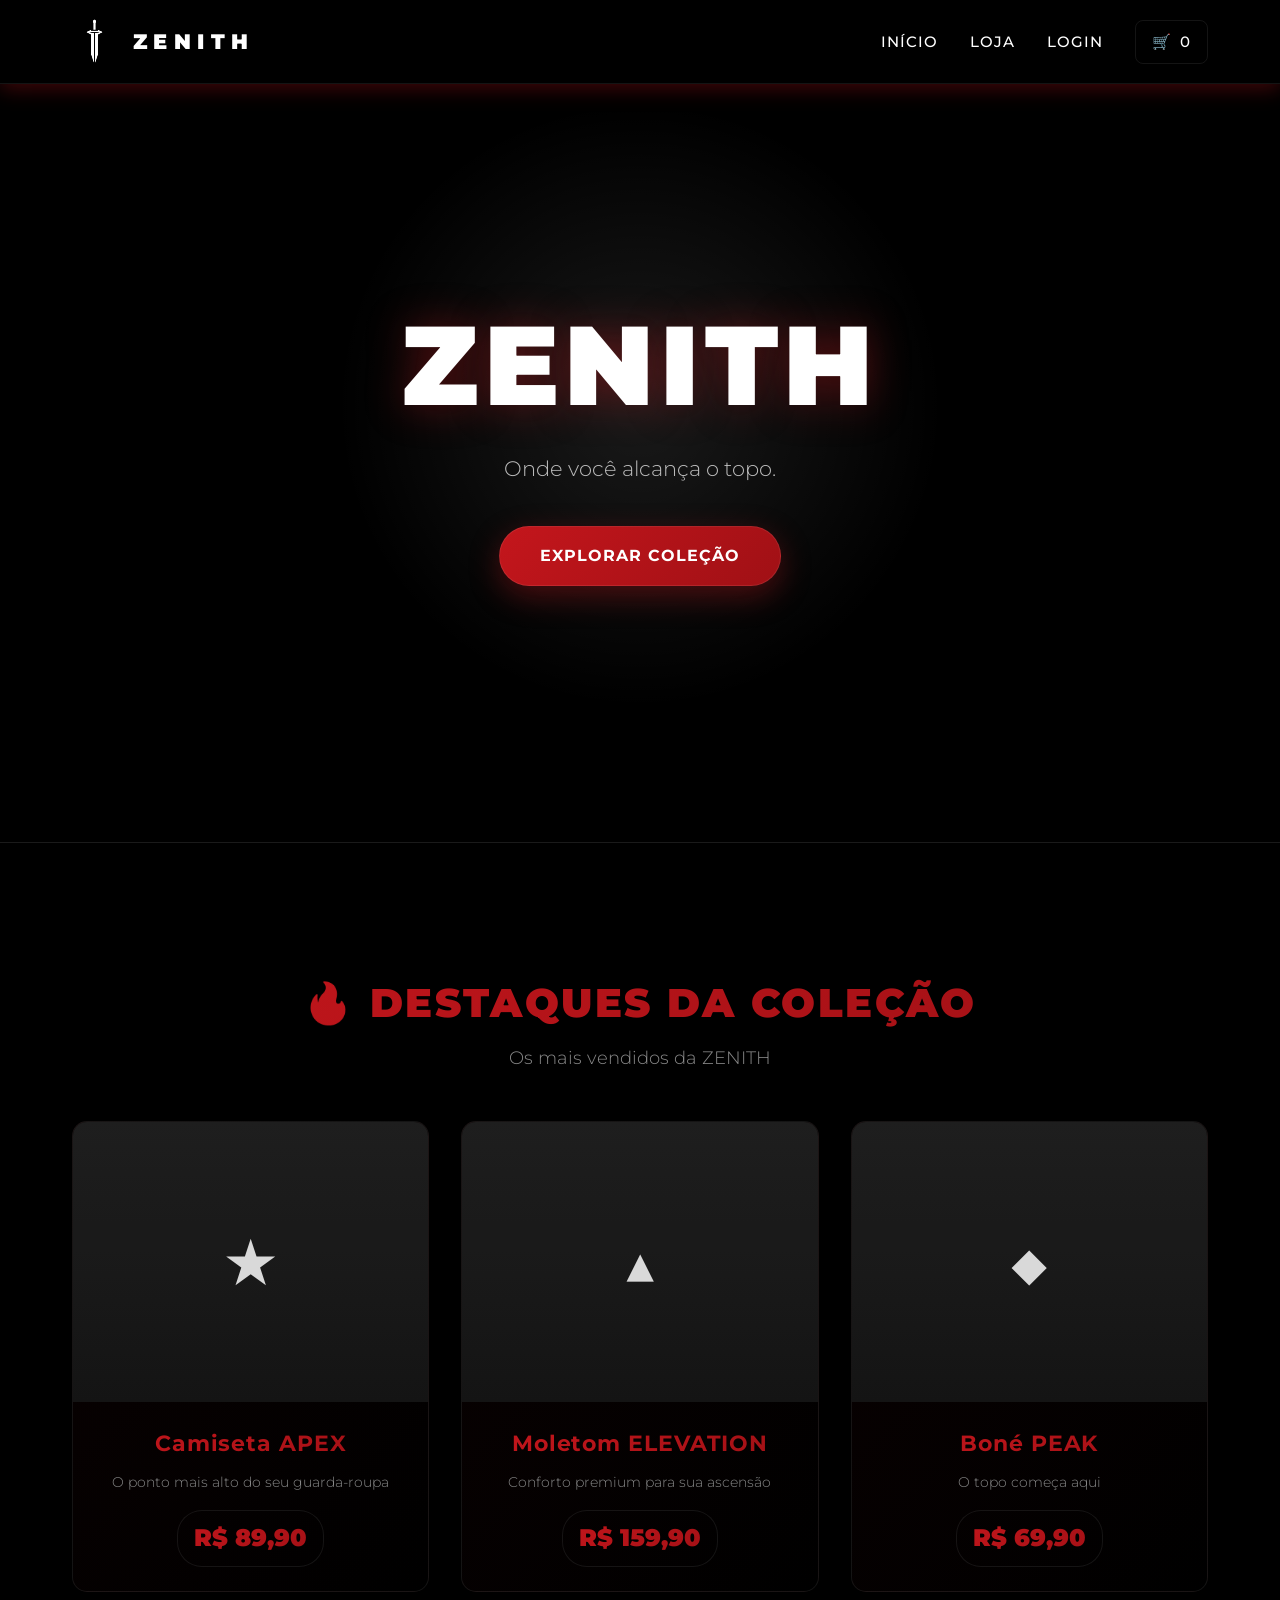
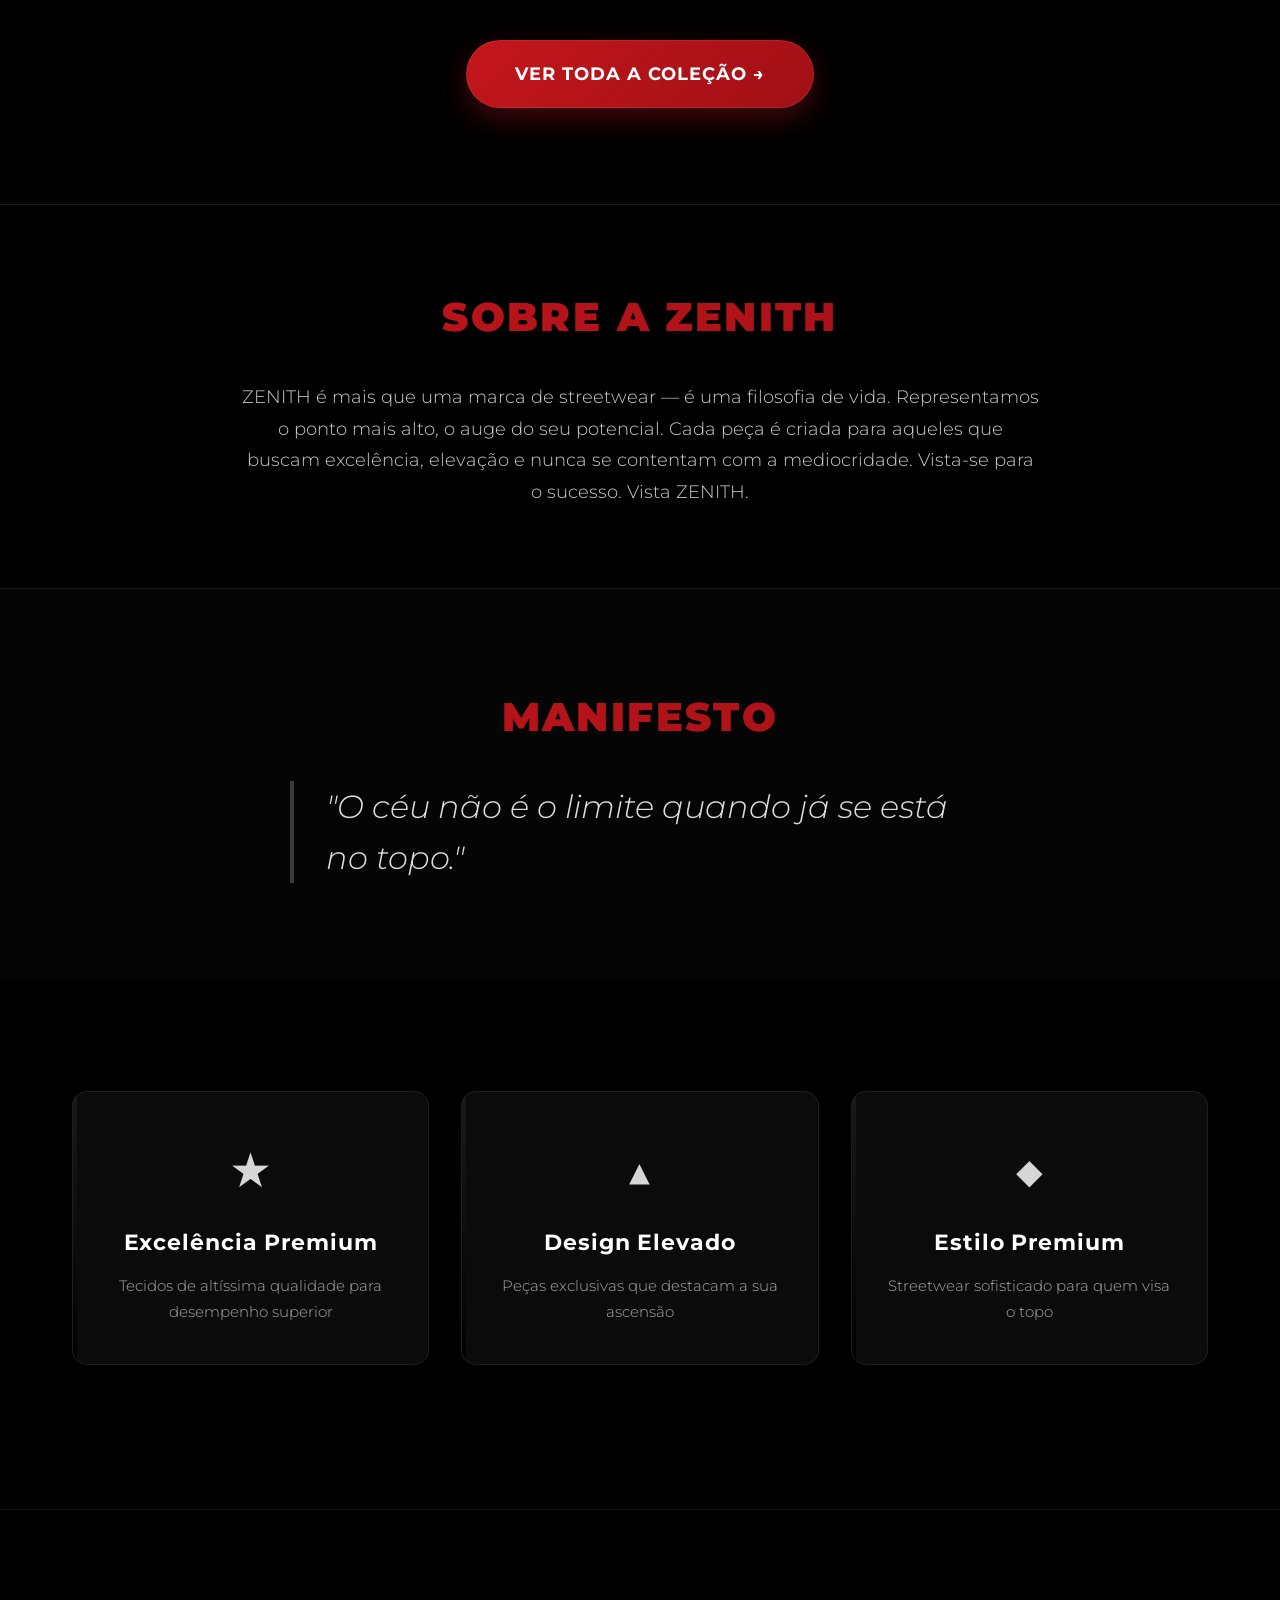
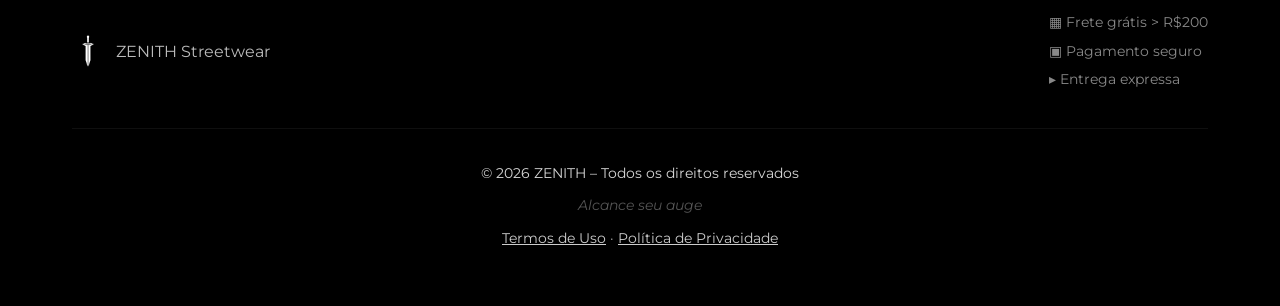
<file: index.html>
<!DOCTYPE html>
<html lang="pt-BR">

<head>
	<meta charset="UTF-8">
	<title>ZENITH | Alcance Seu Ponto Mais Alto</title>
	<meta name="viewport" content="width=device-width, initial-scale=1.0">
	<meta name="description" content="ZENITH – Streetwear premium para quem busca o auge.">

	<link href="https://fonts.googleapis.com/css2?family=Montserrat:wght@300;400;600;700;900&display=swap"
		rel="stylesheet">
	<link rel="stylesheet" href="css/style.css">
	<link rel="icon" type="image/png" href="logo.png">
</head>

<body>
	<!-- Header -->
	<header class="header">
		<div class="header-content">
			<a href="index.html" class="logo-container">
				<img src="logo.png" alt="ZENITH" class="logo-img">
				<span class="brand">ZENITH</span>
			</a>
			<nav class="nav" id="mainNav">
				<!-- Will be populated by JS -->
			</nav>
		</div>
	</header>

	<!-- Hero Section -->
	<section class="hero">
		<div class="hero-overlay" style="background:transparent !important;"></div>
		<div class="hero-content">
			<h1>ZENITH</h1>
			<p>Onde você alcança o topo.</p>
			<a href="loja.html" class="btn hero-btn">Explorar Coleção</a>
		</div>
	</section>

	<section class="section featured-products">
		<div class="container">
			<h2>🔥 DESTAQUES DA COLEÇÃO</h2>
			<p class="section-subtitle">Os mais vendidos da ZENITH</p>

			<div class="featured-grid">

				<!-- PRODUTO 1: Camiseta APEX -->
				<div class="featured-product">
					<a href="loja.html">
						<div class="featured-image gradient-1">
							<span style="font-size: 4rem;">★</span>
						</div>
						<div class="featured-info">
							<h3>Camiseta APEX</h3>
							<p>O ponto mais alto do seu guarda-roupa</p>
							<div class="featured-price">R$ 89,90</div>
						</div>
					</a>
				</div>

				<!-- PRODUTO 2: Moletom ELEVATION -->
				<div class="featured-product">
					<a href="loja.html">
						<div class="featured-image gradient-3">
							<span style="font-size: 4rem;">▲</span>
						</div>
						<div class="featured-info">
							<h3>Moletom ELEVATION</h3>
							<p>Conforto premium para sua ascensão</p>
							<div class="featured-price">R$ 159,90</div>
						</div>
					</a>
				</div>

				<!-- PRODUTO 3: Boné PEAK -->
				<div class="featured-product">
					<a href="loja.html">
						<div class="featured-image gradient-4">
							<span style="font-size: 4rem;">◆</span>
						</div>
						<div class="featured-info">
							<h3>Boné PEAK</h3>
							<p>O topo começa aqui</p>
							<div class="featured-price">R$ 69,90</div>
						</div>
					</a>
				</div>

			</div>

			<div class="featured-cta">
				<a href="loja.html" class="btn">Ver Toda a Coleção →</a>
			</div>
		</div>
	</section>

	<!-- Sobre Section -->
	<section id="sobre" class="section sobre">
		<div class="container">
			<h2>Sobre a ZENITH</h2>
			<p class="about-text">
				ZENITH é mais que uma marca de streetwear — é uma filosofia de vida.
				Representamos o ponto mais alto, o auge do seu potencial. Cada peça é criada
				para aqueles que buscam excelência, elevação e nunca se contentam com a mediocridade.
				Vista-se para o sucesso. Vista ZENITH.
			</p>
		</div>
	</section>

	<!-- Manifesto -->
	<section id="manifesto" class="section manifesto">
		<div class="container">
			<h2>Manifesto</h2>
			<blockquote>"O céu não é o limite quando já se está no topo."</blockquote>
		</div>
	</section>

	<!-- Features -->
	<section class="section features">
		<div class="container">
			<div class="features-grid">
				<div class="feature-card">
					<div class="feature-icon">★</div>
					<h3>Excelência Premium</h3>
					<p>Tecidos de altíssima qualidade para desempenho superior</p>
				</div>
				<div class="feature-card">
					<div class="feature-icon">▲</div>
					<h3>Design Elevado</h3>
					<p>Peças exclusivas que destacam a sua ascensão</p>
				</div>
				<div class="feature-card">
					<div class="feature-icon">◆</div>
					<h3>Estilo Premium</h3>
					<p>Streetwear sofisticado para quem visa o topo</p>
				</div>
			</div>
		</div>
	</section>

	<!-- Footer -->
	<footer class="footer">
		<div class="container">
			<div class="footer-content">
				<div class="footer-brand">
					<img src="logo.png" alt="ZENITH" class="footer-logo">
					<p>ZENITH Streetwear</p>
				</div>
				<div class="footer-info">
					<p>▦ Frete grátis > R$200</p>
					<p>▣ Pagamento seguro</p>
					<p>▸ Entrega expressa</p>
				</div>
			</div>
			<div class="footer-bottom">
				<p>© 2026 ZENITH – Todos os direitos reservados</p>
				<p class="made-with">Alcance seu auge</p>
				<p class="footer-legal">
					<a href="termos.html">Termos de Uso</a> · <a href="privacidade.html">Política de Privacidade</a>
				</p>

			</div>
		</div>
	</footer>

	<script src="js/script.js"></script>
</body>

</html>
</file>
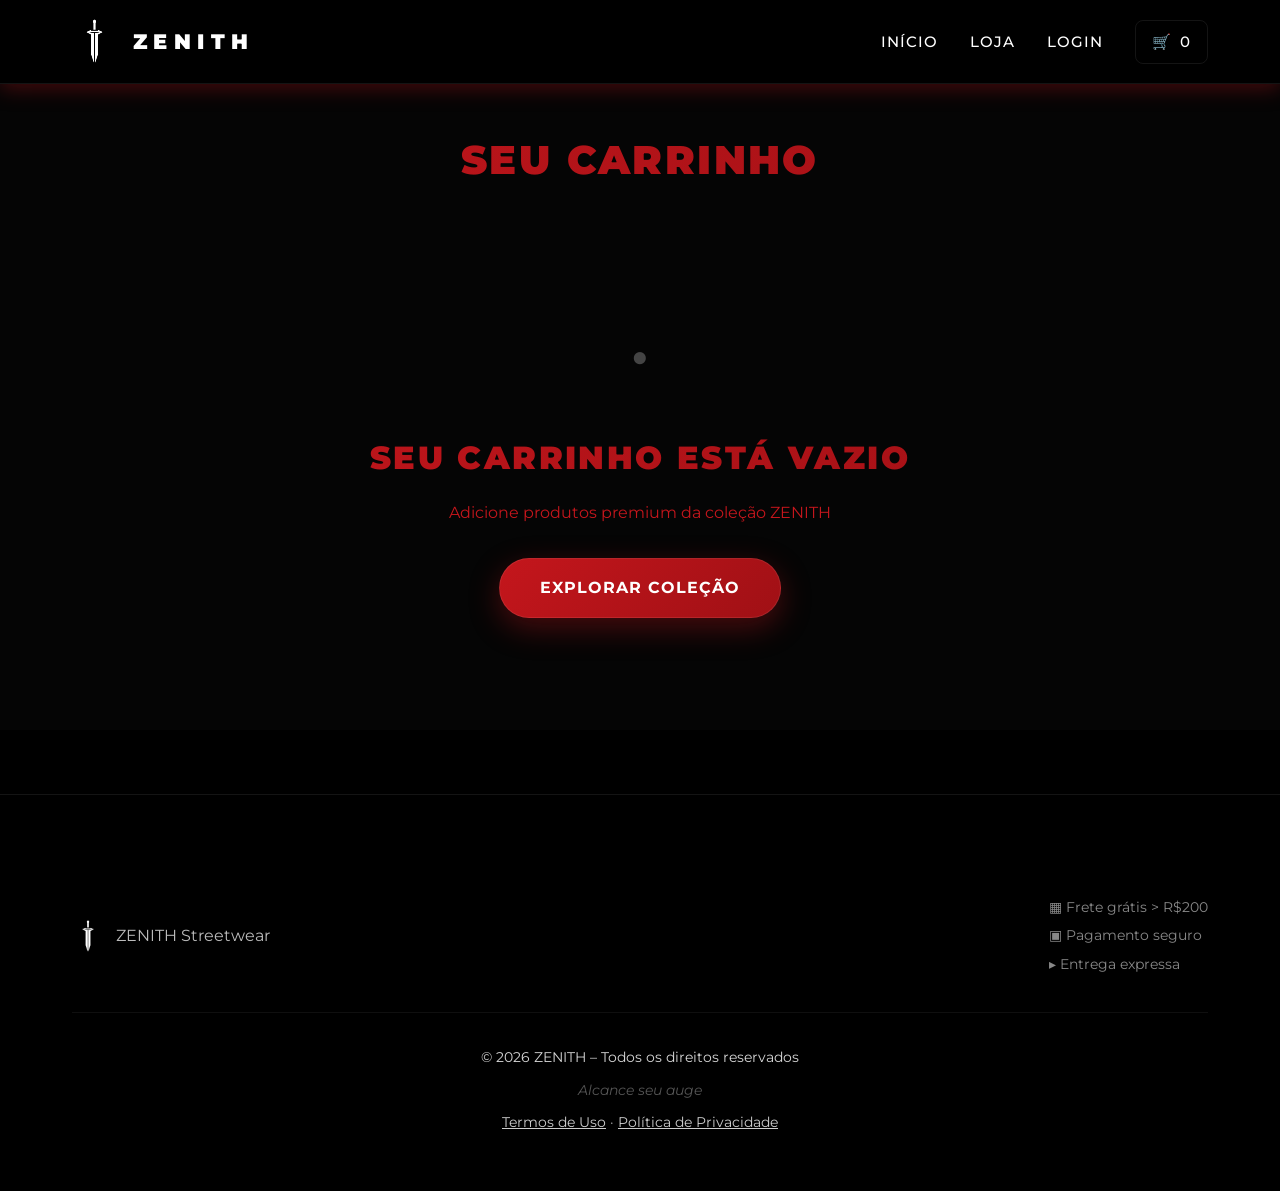
<file: cart.html>
<!DOCTYPE html>
<html lang="pt-BR">

<head>
    <meta charset="UTF-8">
    <title>Carrinho | ZENITH</title>
    <meta name="viewport" content="width=device-width, initial-scale=1.0">
    <link href="https://fonts.googleapis.com/css2?family=Montserrat:wght@300;400;600;700;900&display=swap"
        rel="stylesheet">
    <link rel="stylesheet" href="css/style.css">
    <link rel="icon" type="image/png" href="logo.png">
</head>

<body>
    <header class="header">
        <div class="header-content">
            <a href="index.html" class="logo-container">
                <img src="logo.png" alt="ZENITH" class="logo-img">
                <span class="brand">ZENITH</span>
            </a>
            <nav class="nav" id="mainNav"></nav>
        </div>
    </header>

    <section class="section cart">
        <div class="container">
            <h2>Seu Carrinho</h2>

            <div id="empty-cart" class="empty-cart">
                <div class="empty-cart-icon">•</div>
                <h2>Seu carrinho está vazio</h2>
                <p>Adicione produtos premium da coleção ZENITH</p>
                <a href="loja.html" class="btn">Explorar Coleção</a>
            </div>

            <div id="cart-content" class="cart-content" style="display: none;">
                <div class="cart-items" id="cart-items"></div>

                <div class="cart-summary">
                    <h3>Resumo do Pedido</h3>
                    <div class="shipping-row">
                        <input type="text" id="cart-cep" placeholder="Calcular frete (CEP)">
                        <button type="button" class="btn-secondary" id="btnCartCalcShipping">Calcular</button>
                    </div>
                    <small id="cart-cep-status" class="field-hint">Informe seu CEP para estimar frete e prazo.</small>
                    <div class="summary-row">
                        <span>Subtotal</span>
                        <span id="subtotal">R$ 0,00</span>
                    </div>
                    <div class="summary-row">
                        <span>Frete</span>
                        <span id="shipping">—</span>
                    </div>
                    <div class="summary-row total">
                        <span>Total</span>
                        <span id="total">R$ 0,00</span>
                    </div>
                    <div class="free-shipping-notice" id="shipping-notice">
                        ▦ <span id="shipping-message">Frete grátis em compras acima de R$ 200</span>
                    </div>
                    <a href="checkout.html" class="btn full-width">Finalizar Compra</a>
                </div>
            </div>
        </div>
    </section>

    <footer class="footer">
        <div class="container">
            <div class="footer-content">
                <div class="footer-brand">
                    <img src="logo.png" alt="ZENITH" class="footer-logo">
                    <p>ZENITH Streetwear</p>
                </div>
                <div class="footer-info">
                    <p>▦ Frete grátis > R$200</p>
                    <p>▣ Pagamento seguro</p>
                    <p>▸ Entrega expressa</p>
                </div>
            </div>
            <div class="footer-bottom">
                <p>© 2026 ZENITH – Todos os direitos reservados</p>
                <p class="made-with">Alcance seu auge</p>
                <p class="footer-legal">
                    <a href="termos.html">Termos de Uso</a> · <a href="privacidade.html">Política de Privacidade</a>
                </p>

            </div>
        </div>
    </footer>

    <script src="js/script.js"></script>
</body>

</html>
</file>
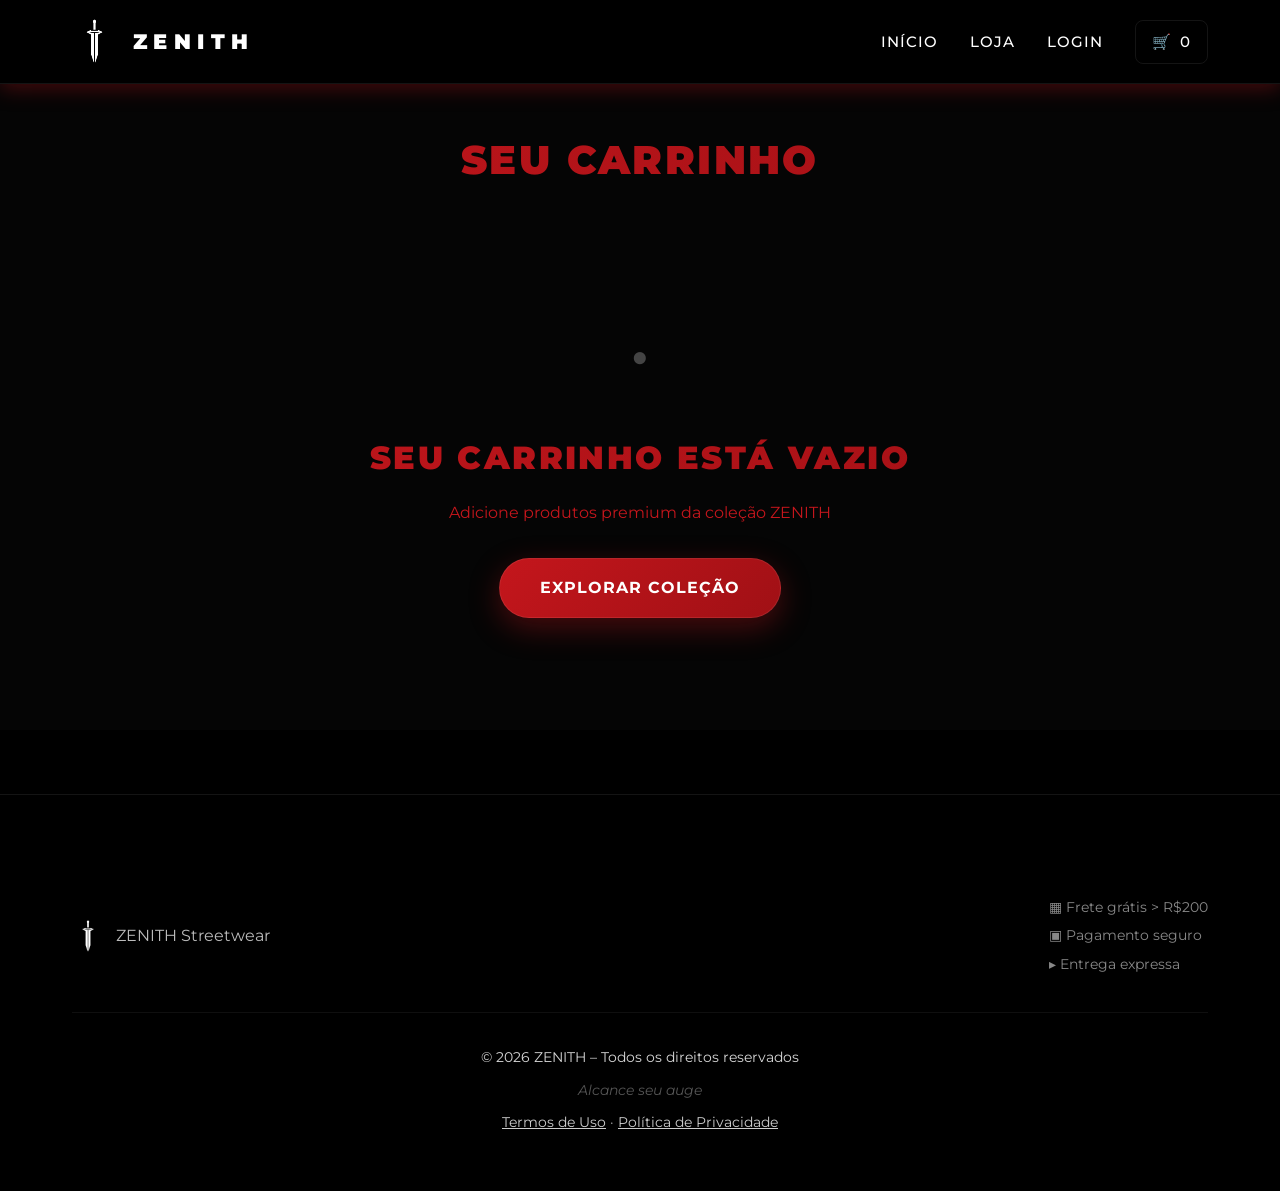
<file: checkout.html>
<!DOCTYPE html>
<html lang="pt-BR">

<head>
    <meta charset="UTF-8">
    <title>Checkout | ZENITH</title>
    <meta name="viewport" content="width=device-width, initial-scale=1.0">
    <link href="https://fonts.googleapis.com/css2?family=Montserrat:wght@300;400;600;700;900&display=swap"
        rel="stylesheet">
    <link rel="stylesheet" href="css/style.css">
    <link rel="icon" type="image/png" href="logo.png">
</head>

<body>
    <header class="header">
        <div class="header-content">
            <a href="index.html" class="logo-container">
                <img src="logo.png" alt="ZENITH" class="logo-img">
                <span class="brand">ZENITH</span>
            </a>
            <nav class="nav" id="mainNav"></nav>
        </div>
    </header>

    <section class="section checkout">
        <div class="container">
            <h2>Finalizar Compra</h2>

            <!-- Barra de Progresso (Adicione esta seção) -->
            <div class="checkout-progress">
                <div class="progress-step step-active">
                    <div class="step-number">1</div>
                    <div class="step-label">Carrinho</div>
                </div>
                <div class="progress-step step-active">
                    <div class="step-number">2</div>
                    <div class="step-label">Informações</div>
                </div>
                <div class="progress-step">
                    <div class="step-number">3</div>
                    <div class="step-label">Pagamento</div>
                </div>
                <div class="progress-step">
                    <div class="step-number">4</div>
                    <div class="step-label">Confirmação</div>
                </div>
            </div>

            <div class="checkout-grid">
                <div class="checkout-form-wrapper">
                    <form class="checkout-form" id="checkoutForm">
                        <div class="form-section">
                            <h3>Dados Pessoais</h3>
                            <input type="text" id="checkout-name" placeholder="Nome completo" required>
                            <input type="email" id="checkout-email" placeholder="Email" required>
                            <input type="text" id="checkout-cpf" placeholder="000.000.000-00" required>
                            <input type="tel" id="checkout-phone" placeholder="(11) 99999-9999" required>
                        </div>

                        <div class="form-section">
                            <h3>Endereço de Entrega</h3>
                            <div class="shipping-row">
                                <input type="text" id="checkout-cep" placeholder="CEP" required>
                                <button type="button" class="btn-secondary" id="btnCalcShipping">Calcular frete</button>
                            </div>
                            <small id="checkout-cep-status" class="field-hint">Digite o CEP para calcular frete e
                                preencher o endereço automaticamente.</small>

                            <input type="text" id="checkout-street" placeholder="Rua" required>
                            <div class="address-row">
                                <input type="text" id="checkout-number" placeholder="Número" required>
                                <input type="text" id="checkout-complement" placeholder="Complemento">
                            </div>
                            <input type="text" id="checkout-neighborhood" placeholder="Bairro" required>
                            <div class="address-row">
                                <input type="text" id="checkout-city" placeholder="Cidade" required>
                                <input type="text" id="checkout-state" placeholder="Estado" required>
                            </div>
                        </div>

                        <div class="form-section">
                            <h3>Forma de Pagamento</h3>
                            <div class="payment-options">
                                <label class="payment-option">
                                    <input type="radio" name="payment" value="cartao" checked>
                                    <span>💳 Cartão de Crédito</span>
                                    <small class="payment-hint">Até 3x sem juros</small>
                                </label>
                                <label class="payment-option">
                                    <input type="radio" name="payment" value="pix">
                                    <span>🧾 PIX</span>
                                    <small class="payment-hint">5% de desconto</small>
                                </label>
                                <label class="payment-option">
                                    <input type="radio" name="payment" value="boleto">
                                    <span>📄 Boleto</span>
                                    <small class="payment-hint">Pagamento em até 3 dias</small>
                                </label>
                            </div>
                        </div>

                        <div class="form-section">
                            <label class="consent">
                                <input type="checkbox" id="checkout-consent" required>
                                <span>Li e aceito os <a href="termos.html" target="_blank" rel="noopener">Termos de
                                        Uso</a> e a <a href="privacidade.html" target="_blank" rel="noopener">Política
                                        de Privacidade</a>.</span>
                            </label>
                        </div>

                        <button type="button" class="btn full-width" onclick="pay()">Pagar com Mercado Pago ★</button>
                    </form>
                </div>

                <div class="checkout-summary">
                    <h3>Resumo do Pedido</h3>
                    <div id="checkout-items"></div>
                    <div class="summary-totals">
                        <div class="summary-row">
                            <span>Subtotal</span>
                            <span id="checkout-subtotal">R$ 0,00</span>
                        </div>
                        <div class="summary-row">
                            <span>Frete</span>
                            <span id="checkout-shipping">Grátis</span>
                        </div>
                        <div class="free-shipping-notice" id="checkout-shipping-note">
                            <span id="checkout-shipping-message">▦ Frete grátis em compras acima de R$ 200</span>
                        </div>
                        <div class="summary-row total">
                            <span>Total</span>
                            <span id="checkout-total">R$ 0,00</span>
                        </div>
                    </div>
                </div>
            </div>
        </div>
    </section>

    <footer class="footer">
        <div class="container">
            <div class="footer-bottom">
                <p>© 2026 ZENITH – Todos os direitos reservados</p>
                <p class="made-with">Alcance seu auge</p>
                <p class="footer-legal">
                    <a href="termos.html">Termos de Uso</a> · <a href="privacidade.html">Política de Privacidade</a>
                </p>
            </div>
        </div>
    </footer>

    <script src="https://sdk.mercadopago.com/js/v2"></script>
    <script src="js/script.js"></script>
</body>

</html>
</file>
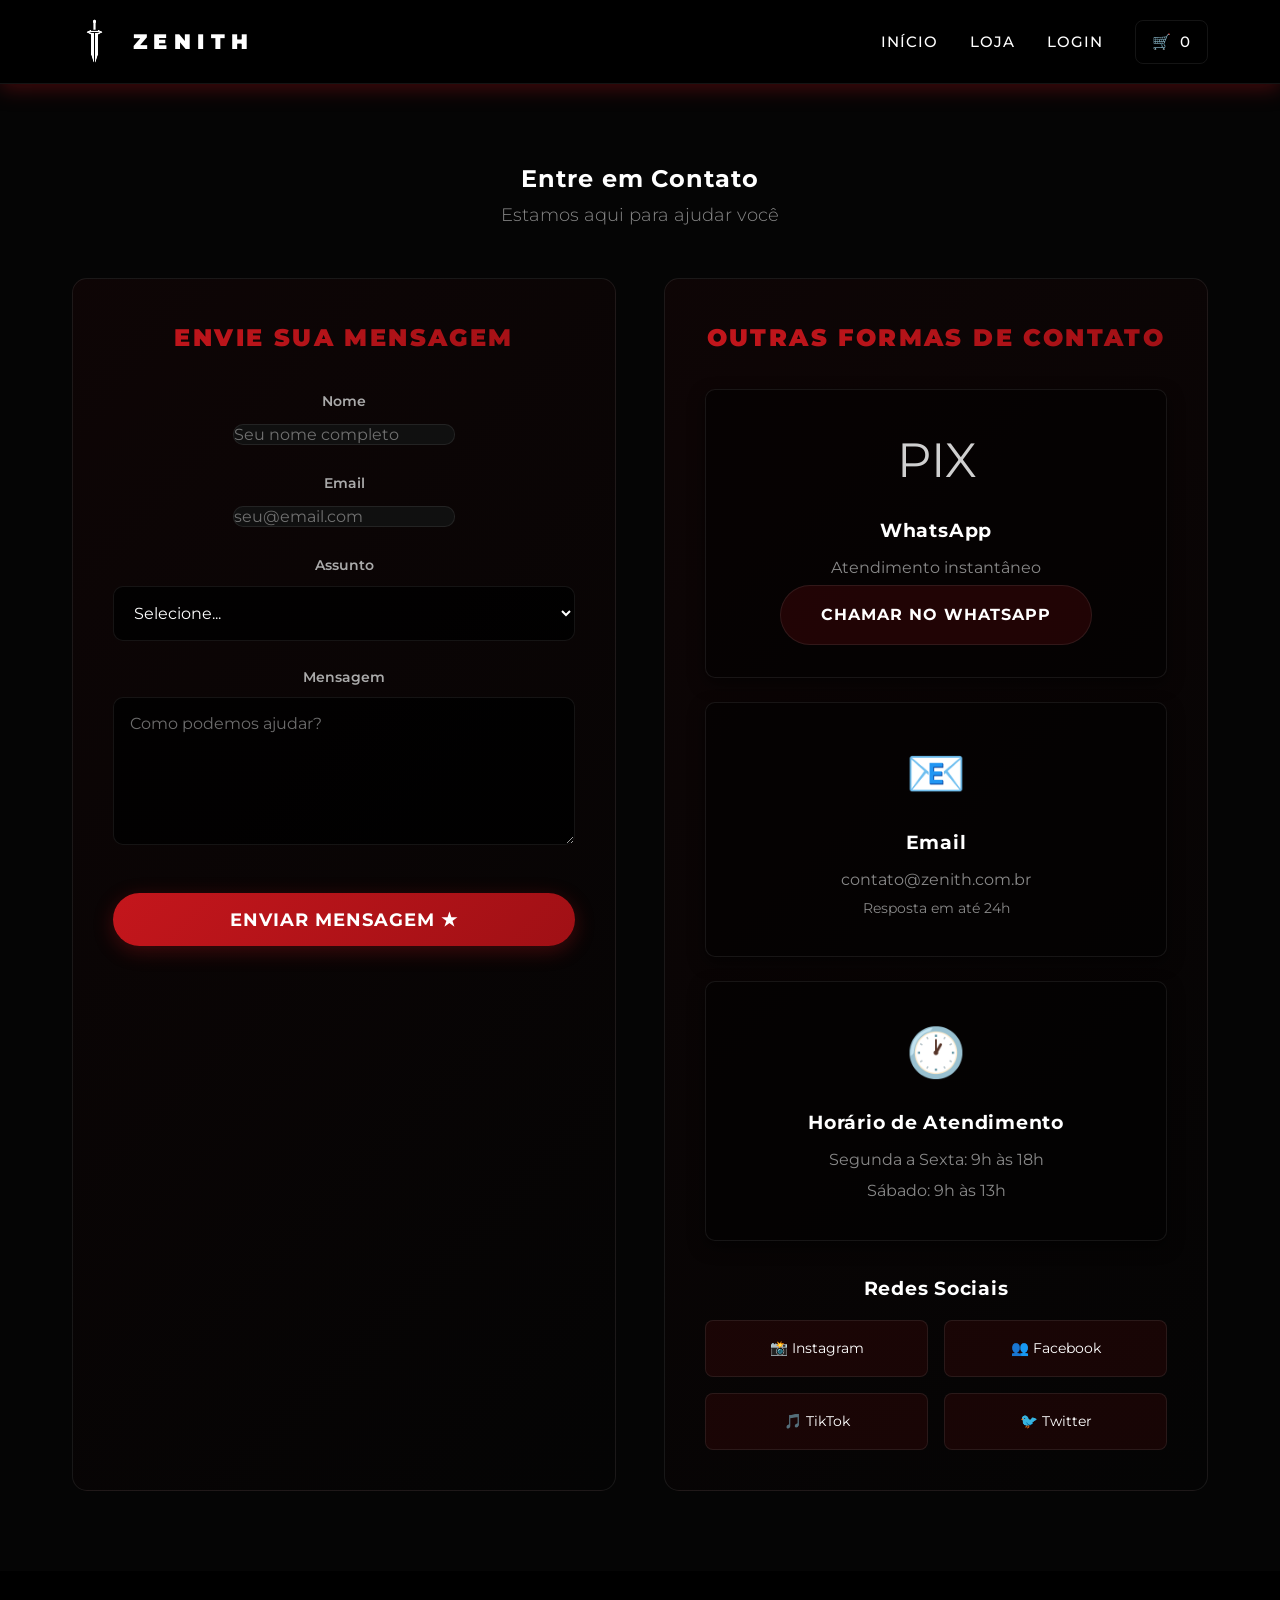
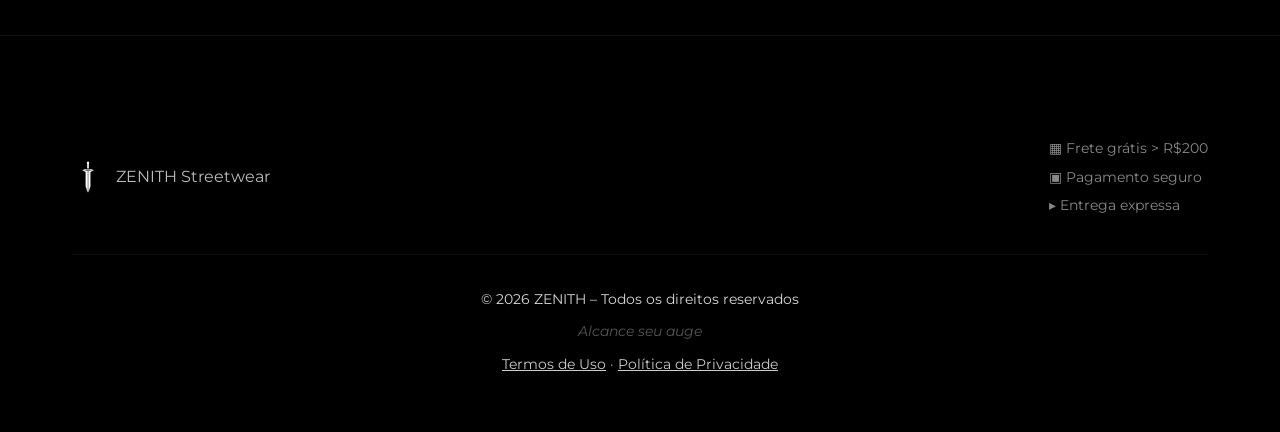
<file: contato.html>
<!DOCTYPE html>
<html lang="pt-BR">

<head>
    <meta charset="UTF-8">
    <title>Contato | ZENITH</title>
    <meta name="viewport" content="width=device-width, initial-scale=1.0">
    <link href="https://fonts.googleapis.com/css2?family=Montserrat:wght@300;400;600;700;900&display=swap"
        rel="stylesheet">
    <link rel="stylesheet" href="css/style.css">
    <link rel="icon" type="image/png" href="logo.png">
</head>

<body>
    <header class="header">
        <div class="header-content">
            <a href="index.html" class="logo-container">
                <img src="logo.png" alt="ZENITH" class="logo-img">
                <span class="brand">ZENITH</span>
            </a>
            <nav class="nav" id="mainNav"></nav>
        </div>
    </header>

    <section class="section contact-section">
        <div class="container">
            <h1>Entre em Contato</h1><br>
            <p class="section-subtitle">Estamos aqui para ajudar você</p>

            <div class="contact-grid">
                <div class="contact-form-wrapper">
                    <h2>Envie sua Mensagem</h2>
                    <form class="contact-form" id="contactForm">
                        <div class="form-group">
                            <label>Nome</label>
                            <input type="text" required placeholder="Seu nome completo">
                        </div>
                        <div class="form-group">
                            <label>Email</label>
                            <input type="email" required placeholder="seu@email.com">
                        </div>
                        <div class="form-group">
                            <label>Assunto</label>
                            <select required>
                                <option value="">Selecione...</option>
                                <option>Dúvida sobre Produto</option>
                                <option>Problema com Pedido</option>
                                <option>Troca ou Devolução</option>
                                <option>Sugestão</option>
                                <option>Outro</option>
                            </select>
                        </div>
                        <div class="form-group">
                            <label>Mensagem</label>
                            <textarea required rows="6" placeholder="Como podemos ajudar?"></textarea>
                        </div>
                        <button type="submit" class="btn full-width">Enviar Mensagem ★</button>
                    </form>
                </div>

                <div class="contact-info-wrapper">
                    <h2>Outras Formas de Contato</h2>

                    <div class="contact-card">
                        <div class="contact-icon">PIX</div>
                        <h3>WhatsApp</h3>
                        <p>Atendimento instantâneo</p>
                        <a href="https://wa.me/5561999999999" class="btn-secondary" target="_blank">Chamar no
                            WhatsApp</a>
                    </div>

                    <div class="contact-card">
                        <div class="contact-icon">📧</div>
                        <h3>Email</h3>
                        <p>contato@zenith.com.br</p>
                        <p class="contact-detail">Resposta em até 24h</p>
                    </div>

                    <div class="contact-card">
                        <div class="contact-icon">🕐</div>
                        <h3>Horário de Atendimento</h3>
                        <p>Segunda a Sexta: 9h às 18h</p>
                        <p>Sábado: 9h às 13h</p>
                    </div>

                    <div class="social-links">
                        <h3>Redes Sociais</h3>
                        <div class="social-icons">
                            <a href="https://instagram.com" target="_blank">📸 Instagram</a>
                            <a href="https://facebook.com" target="_blank">👥 Facebook</a>
                            <a href="https://tiktok.com" target="_blank">🎵 TikTok</a>
                            <a href="https://twitter.com" target="_blank">🐦 Twitter</a>
                        </div>
                    </div>
                </div>
            </div>
        </div>
    </section>

    <footer class="footer">
        <div class="container">
            <div class="footer-content">
                <div class="footer-brand">
                    <img src="logo.png" alt="ZENITH" class="footer-logo">
                    <p>ZENITH Streetwear</p>
                </div>
                <div class="footer-info">
                    <p>▦ Frete grátis > R$200</p>
                    <p>▣ Pagamento seguro</p>
                    <p>▸ Entrega expressa</p>
                </div>
            </div>
            <div class="footer-bottom">
                <p>© 2026 ZENITH – Todos os direitos reservados</p>
                <p class="made-with">Alcance seu auge</p>
                <p class="footer-legal">
                    <a href="termos.html">Termos de Uso</a> · <a href="privacidade.html">Política de Privacidade</a>
                </p>

            </div>
        </div>
    </footer>

    <script src="js/script.js"></script>
    <script>
        document.getElementById('contactForm').addEventListener('submit', function (e) {
            e.preventDefault();
            showNotification('Mensagem enviada com sucesso! Responderemos em breve. ★', 'success');
            this.reset();
        });
    </script>
</body>

</html>
</file>
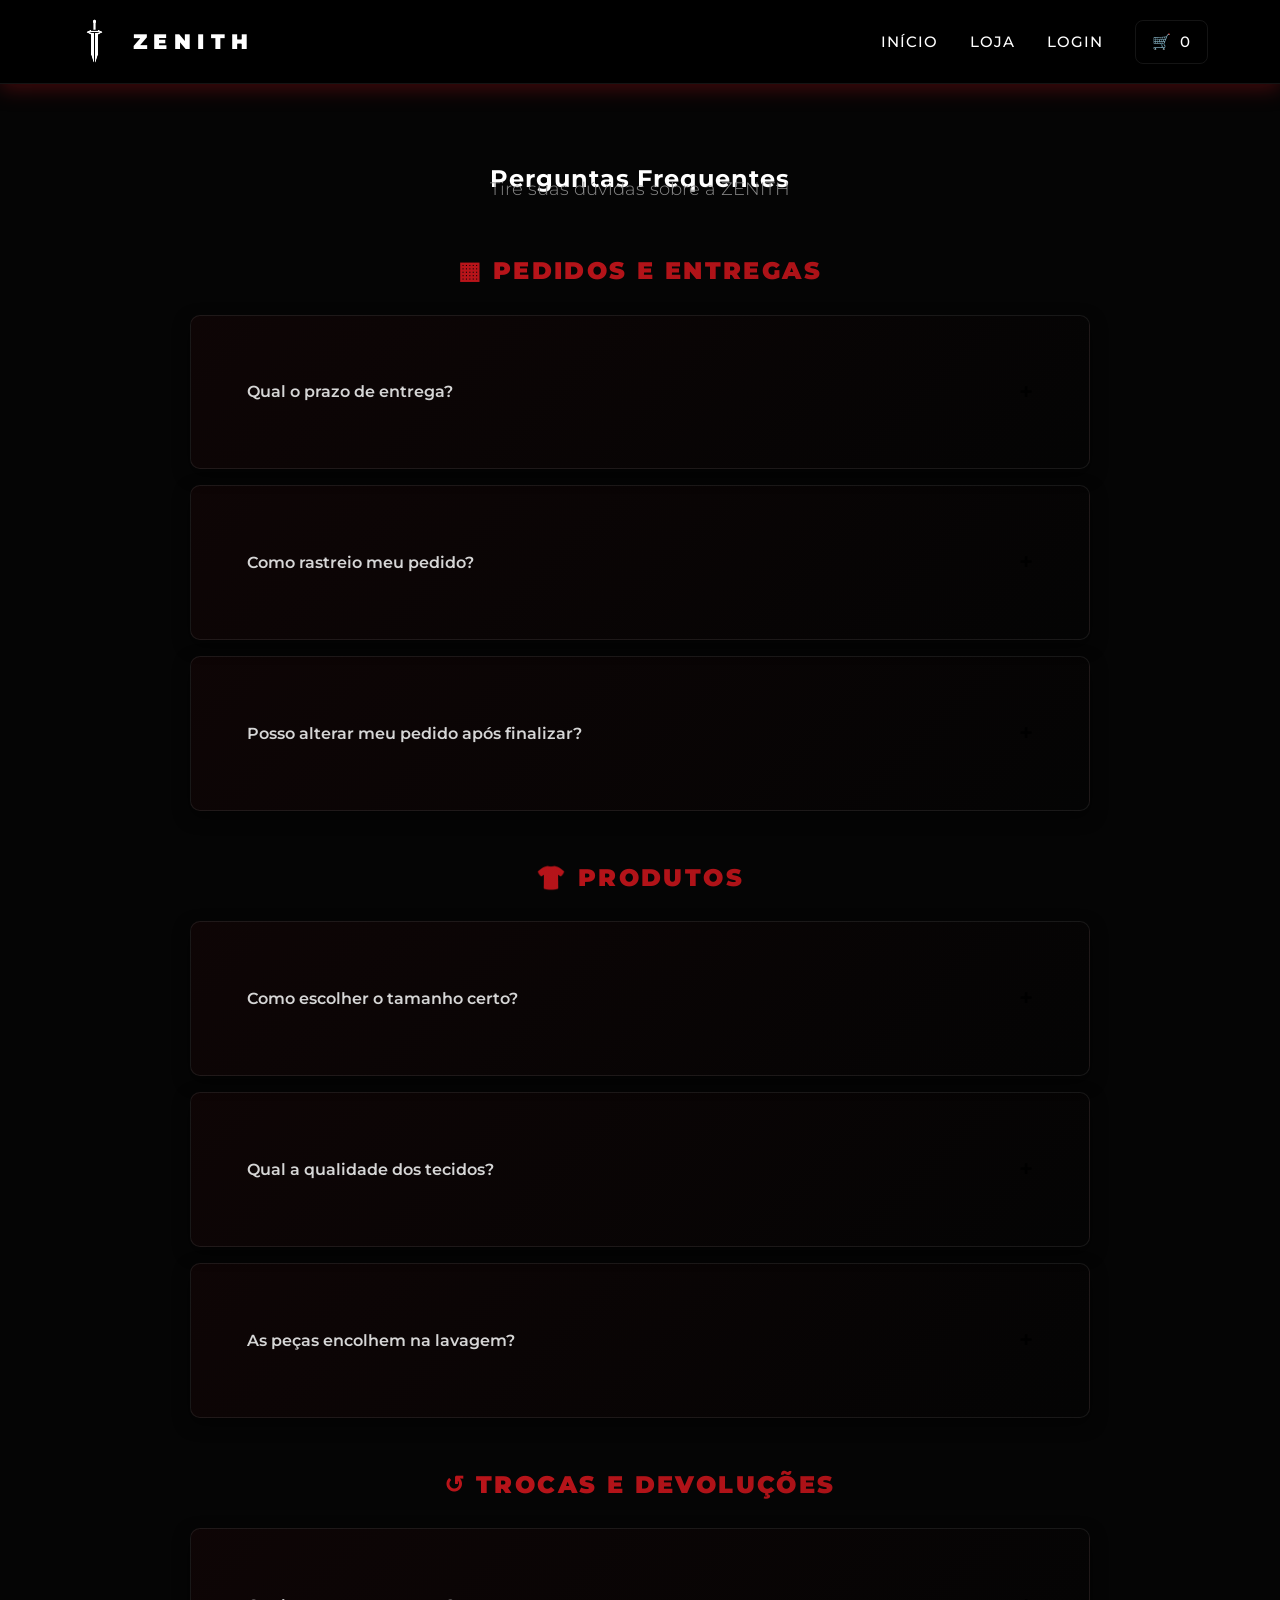
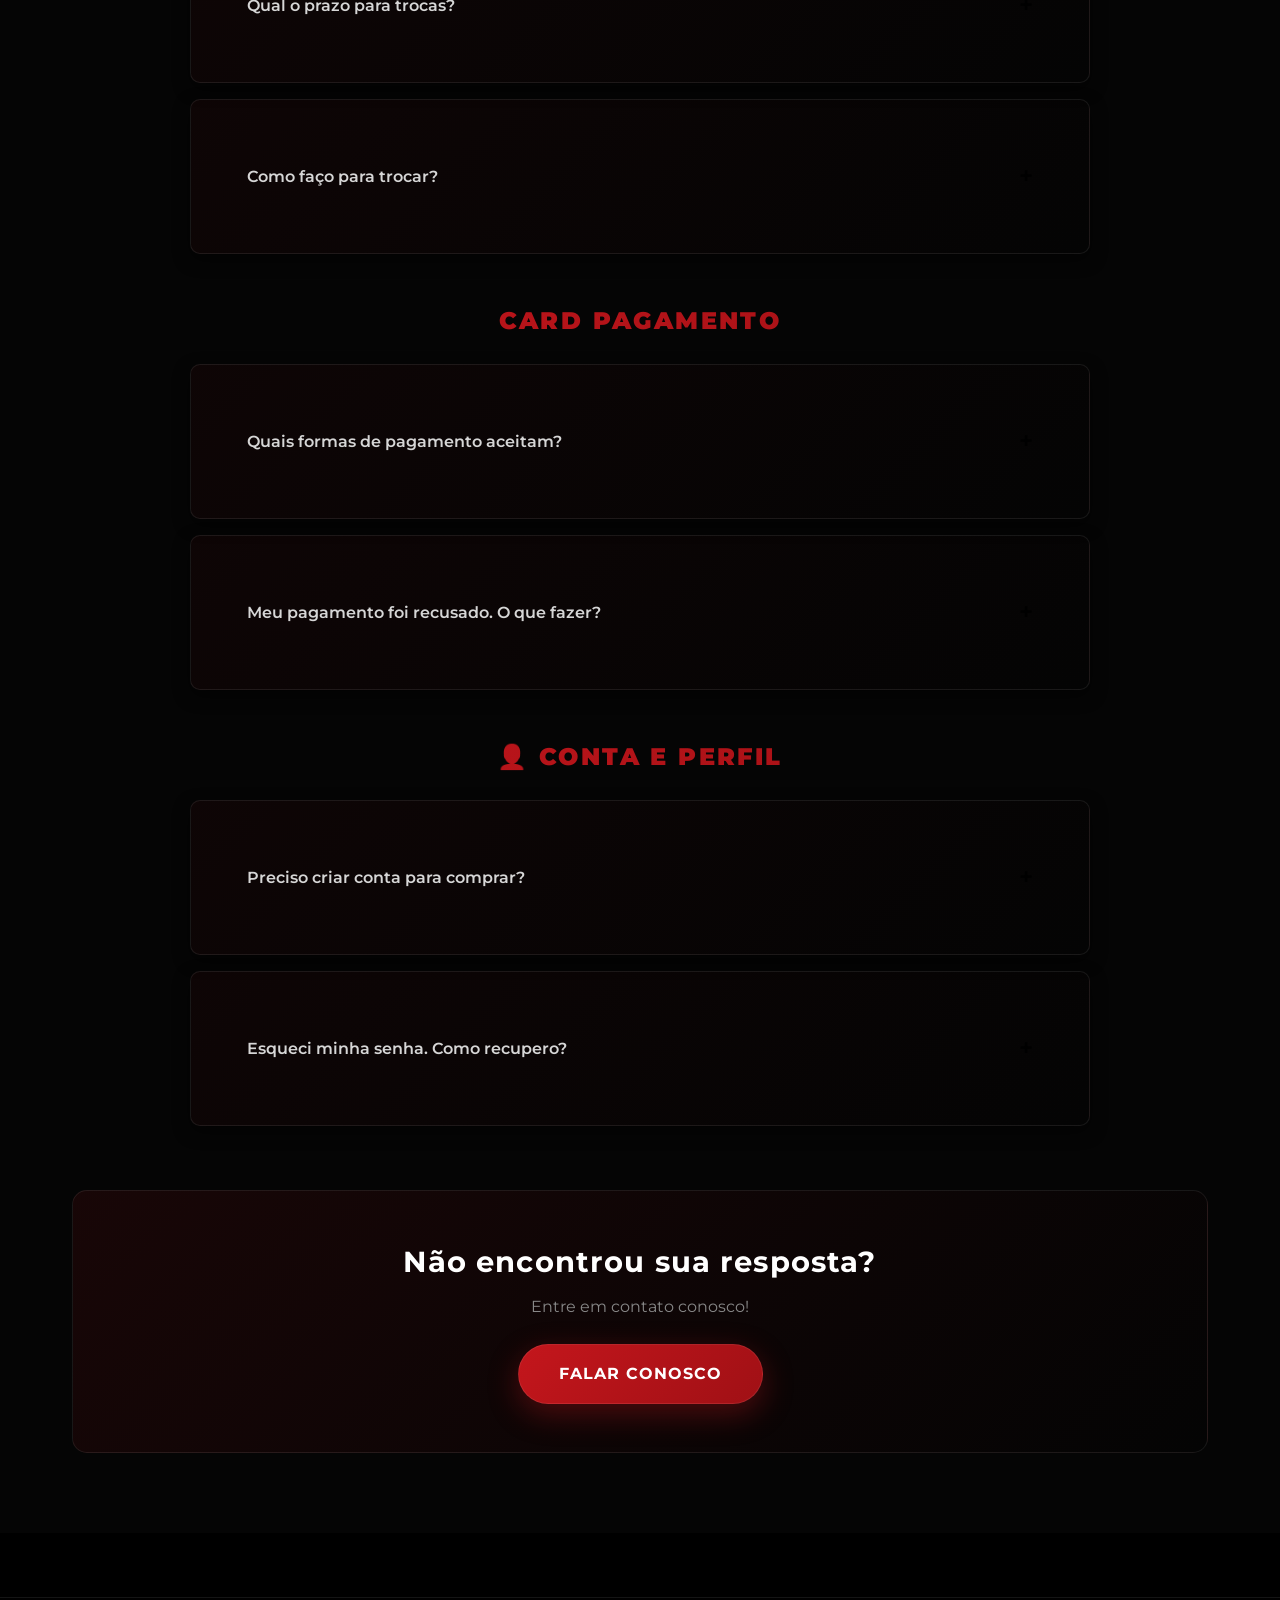
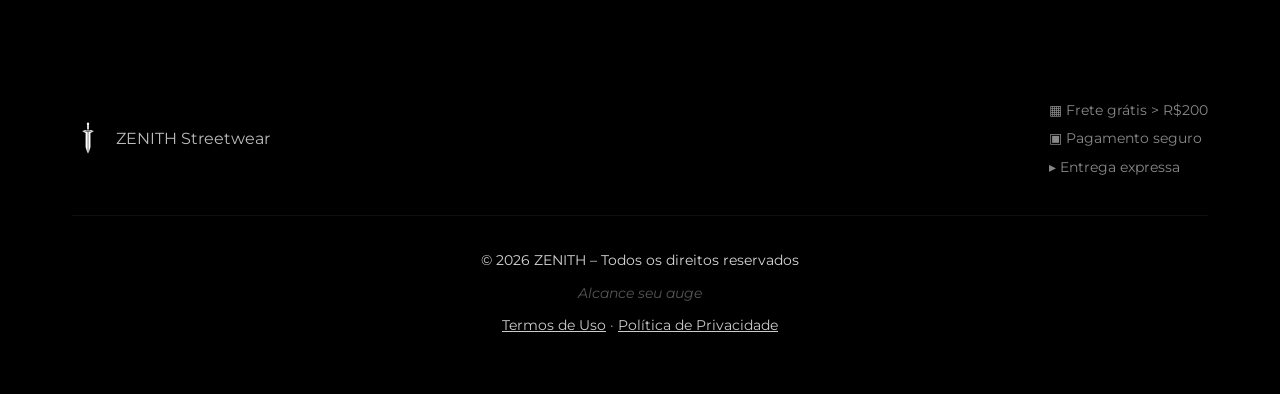
<file: faq.html>
<!DOCTYPE html>
<html lang="pt-BR">

<head>
    <meta charset="UTF-8">
    <title>FAQ | ZENITH</title>
    <meta name="viewport" content="width=device-width, initial-scale=1.0">
    <link href="https://fonts.googleapis.com/css2?family=Montserrat:wght@300;400;600;700;900&display=swap"
        rel="stylesheet">
    <link rel="stylesheet" href="css/style.css">
    <link rel="icon" type="image/png" href="logo.png">
</head>

<body>
    <header class="header">
        <div class="header-content">
            <a href="index.html" class="logo-container">
                <img src="logo.png" alt="ZENITH" class="logo-img">
                <span class="brand">ZENITH</span>
            </a>
            <nav class="nav" id="mainNav"></nav>
        </div>
    </header>

    <section class="section faq-section">
        <div class="container">
            <h1>Perguntas Frequentes</h1>
            <p class="section-subtitle">Tire suas dúvidas sobre a ZENITH</p>

            <div class="faq-container">
                <!-- Pedidos -->
                <div class="faq-category">
                    <h2>▦ Pedidos e Entregas</h2>

                    <div class="faq-item">
                        <div class="faq-question" onclick="toggleFaq(this)">
                            <span>Qual o prazo de entrega?</span>
                            <span class="faq-icon">+</span>
                        </div>
                        <div class="faq-answer">
                            <p>Trabalhamos com entrega expressa! O prazo médio é de 3-7 dias úteis para todo o Brasil.
                                Pedidos acima de R$ 200 ganham frete grátis e prioridade no envio.</p>
                        </div>
                    </div>

                    <div class="faq-item">
                        <div class="faq-question" onclick="toggleFaq(this)">
                            <span>Como rastreio meu pedido?</span>
                            <span class="faq-icon">+</span>
                        </div>
                        <div class="faq-answer">
                            <p>Após a confirmação do pagamento, você receberá um email com o código de rastreamento.
                                Também pode acompanhar seu pedido na página de Perfil → Meus Pedidos.</p>
                        </div>
                    </div>

                    <div class="faq-item">
                        <div class="faq-question" onclick="toggleFaq(this)">
                            <span>Posso alterar meu pedido após finalizar?</span>
                            <span class="faq-icon">+</span>
                        </div>
                        <div class="faq-answer">
                            <p>Sim! Entre em contato conosco em até 2 horas após a compra. Após esse período, o pedido
                                já estará em separação e não poderá ser alterado.</p>
                        </div>
                    </div>
                </div>

                <!-- Produtos -->
                <div class="faq-category">
                    <h2>👕 Produtos</h2>

                    <div class="faq-item">
                        <div class="faq-question" onclick="toggleFaq(this)">
                            <span>Como escolher o tamanho certo?</span>
                            <span class="faq-icon">+</span>
                        </div>
                        <div class="faq-answer">
                            <p>Consulte nosso <a href="tamanhos.html">Guia de Tamanhos</a> completo. Todas as peças
                                ZENITH seguem o padrão brasileiro. Em caso de dúvida, fale conosco no WhatsApp!</p>
                        </div>
                    </div>

                    <div class="faq-item">
                        <div class="faq-question" onclick="toggleFaq(this)">
                            <span>Qual a qualidade dos tecidos?</span>
                            <span class="faq-icon">+</span>
                        </div>
                        <div class="faq-answer">
                            <p>Utilizamos apenas algodão premium 100% de alta gramatura (195g). Nossas peças são
                                duráveis, confortáveis e mantêm a cor por muito mais tempo.</p>
                        </div>
                    </div>

                    <div class="faq-item">
                        <div class="faq-question" onclick="toggleFaq(this)">
                            <span>As peças encolhem na lavagem?</span>
                            <span class="faq-icon">+</span>
                        </div>
                        <div class="faq-answer">
                            <p>Nossos produtos passam por pré-encolhimento industrial. Seguindo as instruções de
                                lavagem, você terá mínima variação (menos de 3%).</p>
                        </div>
                    </div>
                </div>

                <!-- Trocas -->
                <div class="faq-category">
                    <h2>↺ Trocas e Devoluções</h2>

                    <div class="faq-item">
                        <div class="faq-question" onclick="toggleFaq(this)">
                            <span>Qual o prazo para trocas?</span>
                            <span class="faq-icon">+</span>
                        </div>
                        <div class="faq-answer">
                            <p>Você tem 30 dias corridos a partir do recebimento para solicitar troca ou devolução. Veja
                                todos os detalhes na nossa <a href="trocas.html">Política de Trocas</a>.</p>
                        </div>
                    </div>

                    <div class="faq-item">
                        <div class="faq-question" onclick="toggleFaq(this)">
                            <span>Como faço para trocar?</span>
                            <span class="faq-icon">+</span>
                        </div>
                        <div class="faq-answer">
                            <p>Entre em contato pelo WhatsApp ou email. Enviaremos o código de postagem reversa sem
                                custo. A troca é processada em até 5 dias úteis após recebermos o produto.</p>
                        </div>
                    </div>
                </div>

                <!-- Pagamento -->
                <div class="faq-category">
                    <h2>CARD Pagamento</h2>

                    <div class="faq-item">
                        <div class="faq-question" onclick="toggleFaq(this)">
                            <span>Quais formas de pagamento aceitam?</span>
                            <span class="faq-icon">+</span>
                        </div>
                        <div class="faq-answer">
                            <p>Aceitamos: Cartão de Crédito (até 3x sem juros), PIX (5% de desconto), e Boleto Bancário.
                                Todos os pagamentos são 100% seguros.</p>
                        </div>
                    </div>

                    <div class="faq-item">
                        <div class="faq-question" onclick="toggleFaq(this)">
                            <span>Meu pagamento foi recusado. O que fazer?</span>
                            <span class="faq-icon">+</span>
                        </div>
                        <div class="faq-answer">
                            <p>Verifique os dados do cartão, limite disponível e tente novamente. Se persistir, entre em
                                contato com seu banco ou tente outro método de pagamento.</p>
                        </div>
                    </div>
                </div>

                <!-- Conta -->
                <div class="faq-category">
                    <h2>👤 Conta e Perfil</h2>

                    <div class="faq-item">
                        <div class="faq-question" onclick="toggleFaq(this)">
                            <span>Preciso criar conta para comprar?</span>
                            <span class="faq-icon">+</span>
                        </div>
                        <div class="faq-answer">
                            <p>Sim! A conta ZENITH permite acompanhar pedidos, salvar endereços, acessar histórico de
                                compras e receber ofertas exclusivas.</p>
                        </div>
                    </div>

                    <div class="faq-item">
                        <div class="faq-question" onclick="toggleFaq(this)">
                            <span>Esqueci minha senha. Como recupero?</span>
                            <span class="faq-icon">+</span>
                        </div>
                        <div class="faq-answer">
                            <p>Na tela de login, clique em "Esqueceu sua senha?". Enviaremos um link de recuperação para
                                seu email cadastrado.</p>
                        </div>
                    </div>
                </div>
            </div>

            <div class="faq-cta">
                <h3>Não encontrou sua resposta?</h3>
                <p>Entre em contato conosco!</p>
                <a href="contato.html" class="btn">Falar Conosco</a>
            </div>
        </div>
    </section>

    <footer class="footer">
        <div class="container">
            <div class="footer-content">
                <div class="footer-brand">
                    <img src="logo.png" alt="ZENITH" class="footer-logo">
                    <p>ZENITH Streetwear</p>
                </div>
                <div class="footer-info">
                    <p>▦ Frete grátis > R$200</p>
                    <p>▣ Pagamento seguro</p>
                    <p>▸ Entrega expressa</p>
                </div>
            </div>
            <div class="footer-bottom">
                <p>© 2026 ZENITH – Todos os direitos reservados</p>
                <p class="made-with">Alcance seu auge</p>
                <p class="footer-legal">
                    <a href="termos.html">Termos de Uso</a> · <a href="privacidade.html">Política de Privacidade</a>
                </p>

            </div>
        </div>
    </footer>

    <script src="js/script.js"></script>
    <script>
        function toggleFaq(element) {
            const item = element.parentElement;
            const answer = item.querySelector('.faq-answer');
            const icon = element.querySelector('.faq-icon');

            const isOpen = item.classList.contains('active');

            // Close all
            document.querySelectorAll('.faq-item').forEach(i => {
                i.classList.remove('active');
                i.querySelector('.faq-icon').textContent = '+';
            });

            // Toggle current
            if (!isOpen) {
                item.classList.add('active');
                icon.textContent = '−';
            }
        }
    </script>
</body>

</html>
</file>
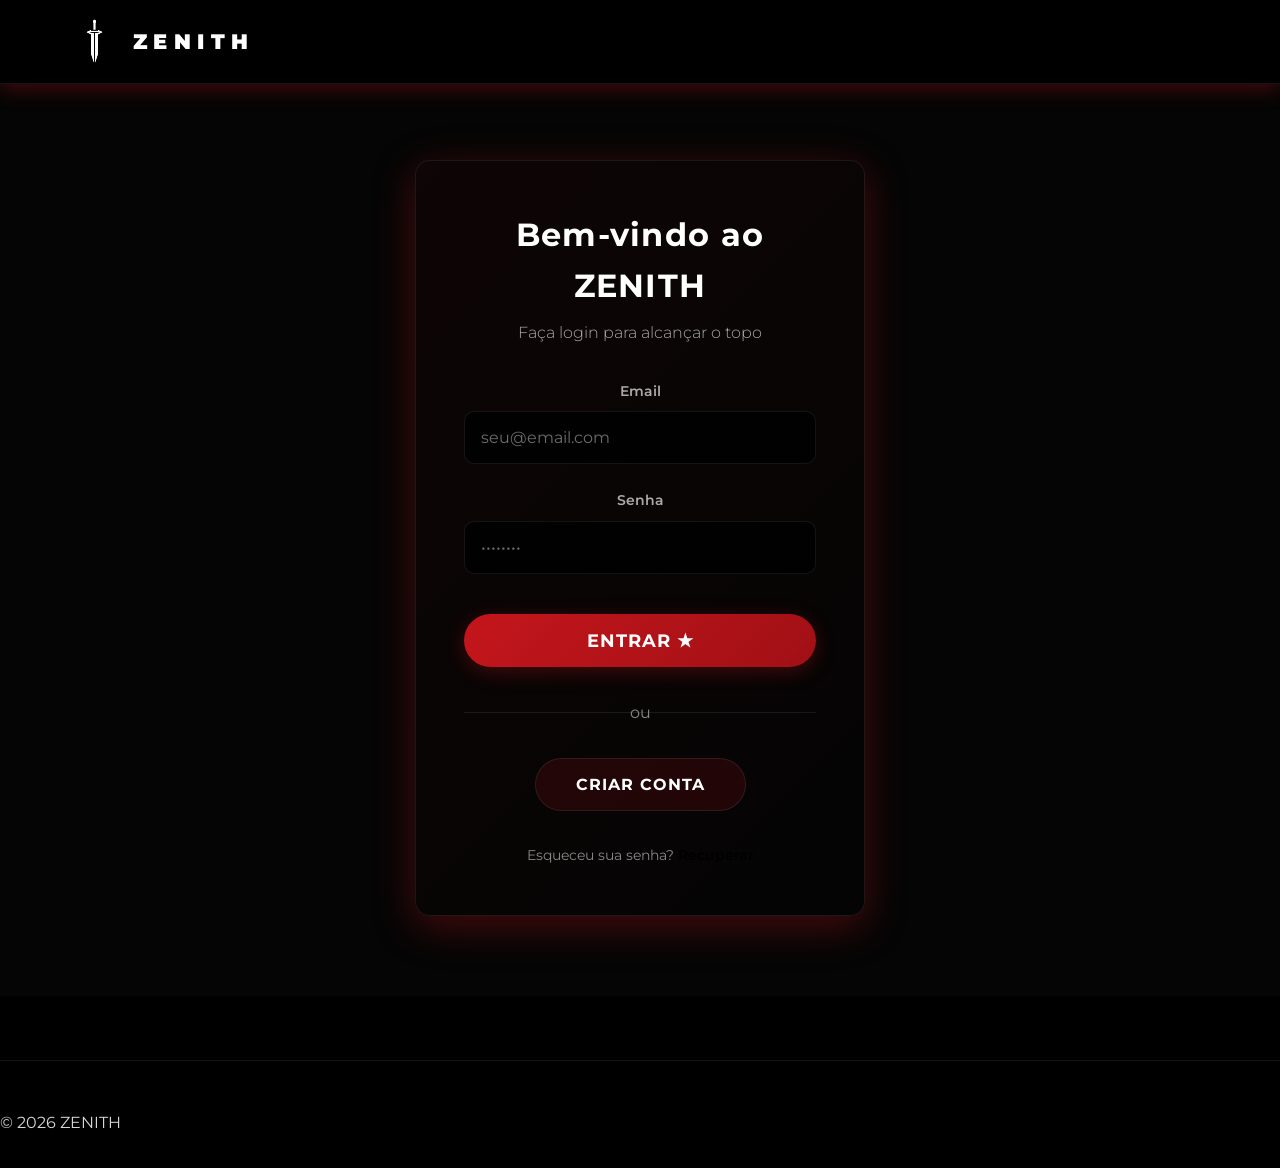
<file: login.html>
<!DOCTYPE html>
<html lang="pt-BR">

<head>
    <meta charset="UTF-8">
    <title>Login | ZENITH</title>
    <meta name="viewport" content="width=device-width, initial-scale=1.0">
    <link href="https://fonts.googleapis.com/css2?family=Montserrat:wght@300;400;600;700;900&display=swap"
        rel="stylesheet">
    <link rel="stylesheet" href="css/style.css">
    <link rel="icon" type="image/png" href="logo.png">
</head>

<body>
    <!-- Header -->
    <header class="header">
        <div class="header-content">
            <a href="index.html" class="logo-container">
                <img src="logo.png" alt="ZENITH" class="logo-img">
                <span class="brand">ZENITH</span>
            </a>
        </div>
    </header>

    <!-- Login Section -->
    <section class="section login-section">
        <div class="container">
            <div class="login-box">
                <h1>Bem-vindo ao ZENITH</h1>
                <p class="login-subtitle">Faça login para alcançar o topo</p>

                <form class="login-form" id="loginForm">
                    <div class="form-group">
                        <label for="email">Email</label>
                        <input type="email" id="email" name="email" placeholder="seu@email.com" required>
                    </div>

                    <div class="form-group">
                        <label for="password">Senha</label>
                        <input type="password" id="password" name="password" placeholder="••••••••" required>
                    </div>

                    <button type="submit" class="btn full-width">Entrar ★</button>
                </form>

                <div class="login-divider">
                    <span>ou</span>
                </div>

                <button class="btn-secondary full-width" onclick="showRegister()">Criar Conta</button>

                <p class="login-footer">
                    Esqueceu sua senha? <a href="#" onclick="alert('Função em desenvolvimento!')">Recuperar</a>
                </p>
            </div>
        </div>
    </section>

    <!-- Register Modal (Hidden by default) -->
    <div id="registerModal" class="modal" style="display: none;">
        <div class="modal-content">
            <span class="close-modal" onclick="closeRegister()">&times;</span>
            <h2>Criar Conta ZENITH</h2>

            <form class="login-form" id="registerForm">
                <div class="form-group">
                    <label for="reg-name">Nome Completo</label>
                    <input type="text" id="reg-name" placeholder="Seu nome" required>
                </div>

                <div class="form-group">
                    <label for="reg-email">Email</label>
                    <input type="email" id="reg-email" placeholder="seu@email.com" required>
                </div>

                <div class="form-group">
                    <label for="reg-password">Senha</label>
                    <input type="password" id="reg-password" placeholder="Mínimo 6 caracteres" required>
                </div>

                <div class="form-group">
                    <label for="reg-confirm">Confirmar Senha</label>
                    <input type="password" id="reg-confirm" placeholder="Digite a senha novamente" required>
                </div>

                <button type="submit" class="btn full-width">Criar Conta ★</button>
            </form>
        </div>
    </div>

    <footer class="footer">
        <p>© 2026 ZENITH</p>
    </footer>

    <script src="js/script.js"></script>
</body>

</html>
</file>
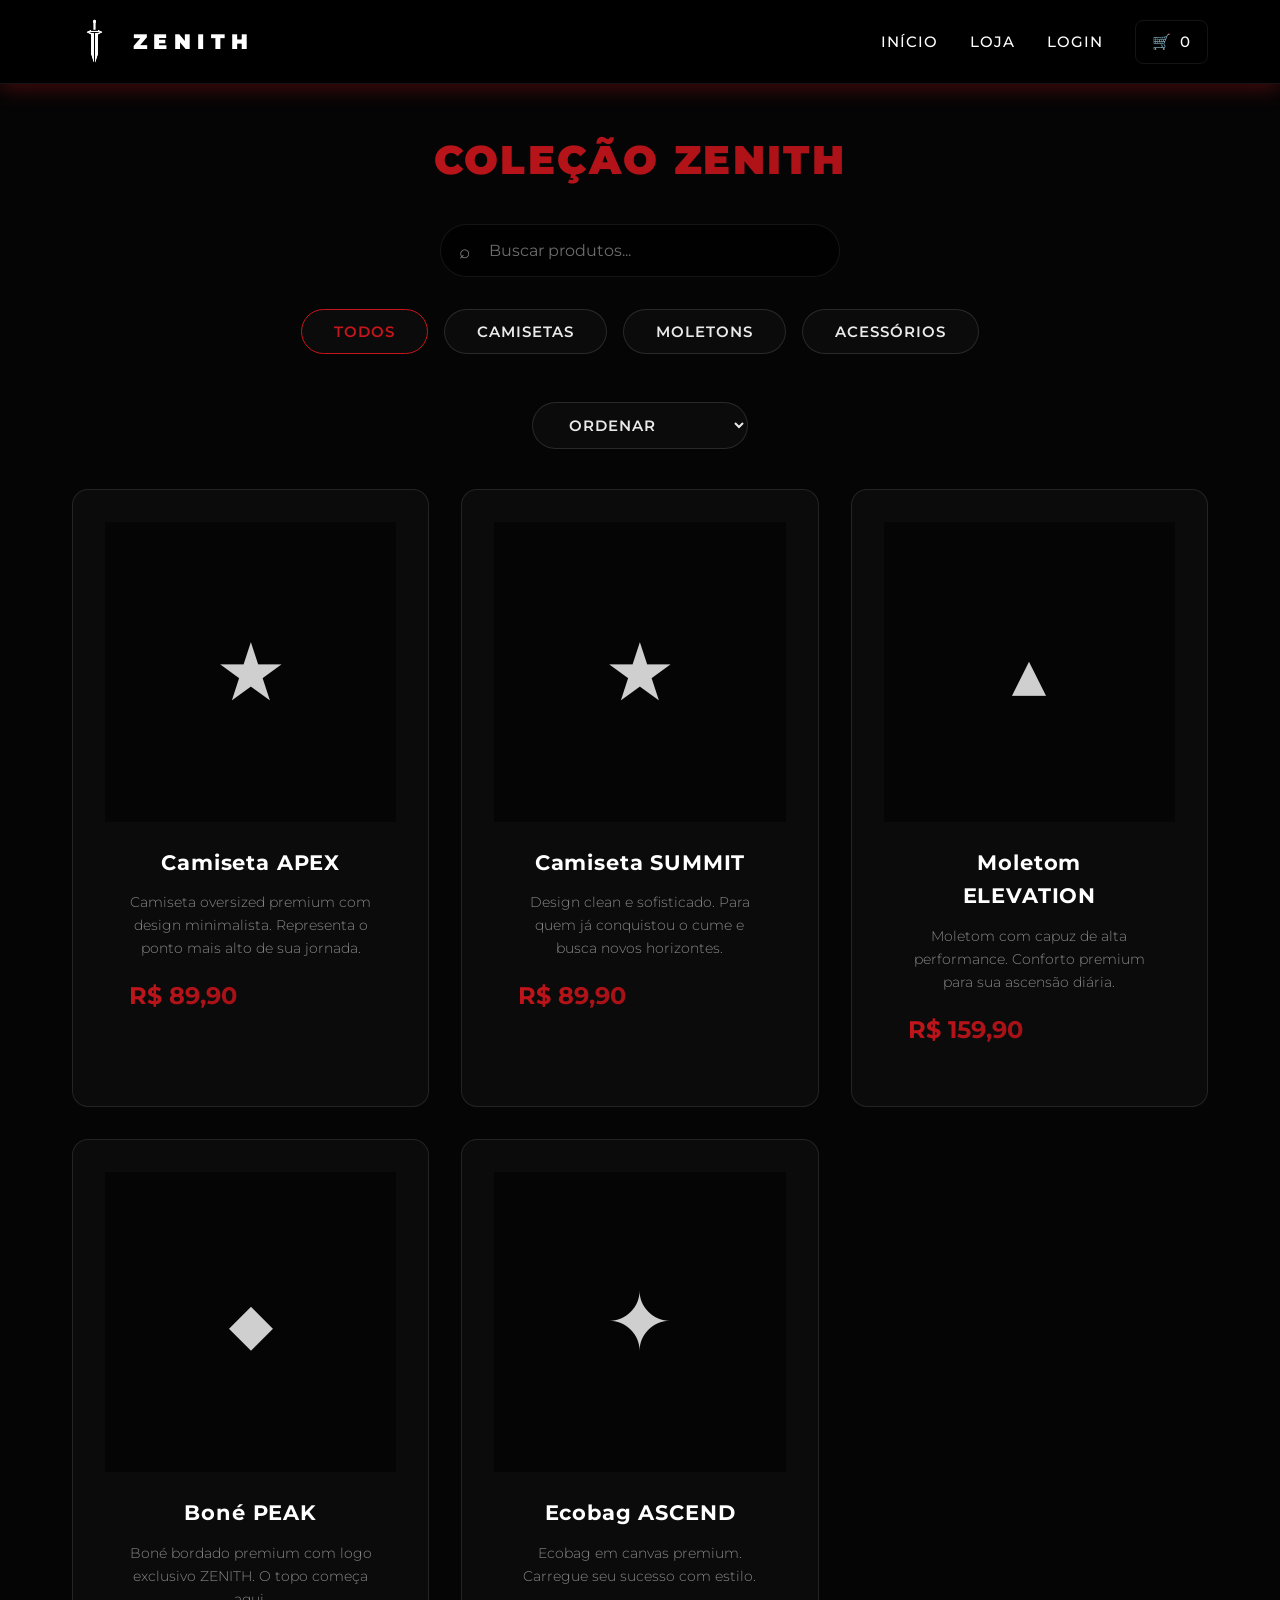
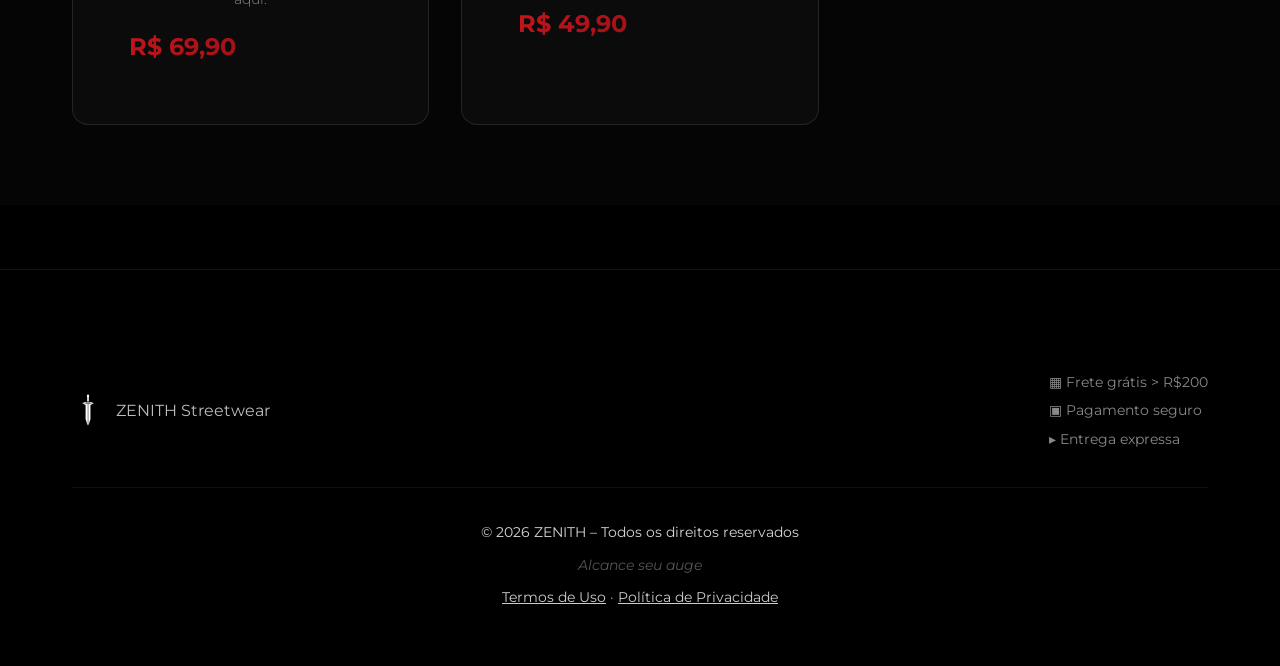
<file: loja.html>
<!DOCTYPE html>
<html lang="pt-BR">

<head>
    <meta charset="UTF-8">
    <title>Loja | ZENITH</title>
    <meta name="viewport" content="width=device-width, initial-scale=1.0">
    <link href="https://fonts.googleapis.com/css2?family=Montserrat:wght@300;400;600;700;900&display=swap"
        rel="stylesheet">
    <link rel="stylesheet" href="css/style.css">
    <link rel="icon" type="image/png" href="logo.png">
</head>

<body>
    <!-- Header -->
    <header class="header">
        <div class="header-content">
            <a href="index.html" class="logo-container">
                <img src="logo.png" alt="ZENITH" class="logo-img">
                <span class="brand">ZENITH</span>
            </a>
            <nav class="nav" id="mainNav"></nav>
        </div>
    </header>

    <!-- Shop Section -->
    <section class="section shop">
        <div class="container">
            <h2>COLEÇÃO ZENITH</h2>

            <!-- Search -->
            <div class="search-bar">
                <span class="search-icon">⌕</span>
                <input type="text" id="searchInput" class="search-input" placeholder="Buscar produtos...">
            </div>

            <!-- Filter Buttons -->
            <div class="filter-buttons">
                <button class="filter-btn active" data-filter="all">Todos</button>
                <button class="filter-btn" data-filter="camisetas">Camisetas</button>
                <button class="filter-btn" data-filter="moletons">Moletons</button>
                <button class="filter-btn" data-filter="acessorios">Acessórios</button>
            </div>

            <!-- Sort -->
            <div class="sort-row" style="display:flex; justify-content:center; margin: 0 0 2.5rem;">
                <select id="sortProducts" class="filter-btn" style="cursor:pointer;">
                    <option value="default">Ordenar</option>
                    <option value="price-asc">Menor preço</option>
                    <option value="price-desc">Maior preço</option>
                </select>
            </div>

            <!-- Products Grid -->
            <div class="products-grid" id="productsGrid">
                <!-- Product 1: Camiseta APEX -->
                <div class="product-card" data-category="camisetas" data-price="0" data-name="">
                    <a href="produto.html?id=1">
                        <div class="product-image-wrapper">
                            <div class="product-placeholder">★</div>
                        </div>
                        <div class="product-info">
                            <h3>Camiseta APEX</h3>
                            <p>Camiseta oversized premium com design minimalista. Representa o ponto mais alto de sua jornada.</p>

                            <div class="product-price">
                                <span class="price">R$ 89,90</span>
                            </div>
                        </div>
                    </a>
                </div>

                <!-- Product 2: Camiseta SUMMIT -->
                <div class="product-card" data-category="camisetas" data-price="0" data-name="">
                    <a href="produto.html?id=2">
                        <div class="product-image-wrapper">
                            <div class="product-placeholder">★</div>
                        </div>
                        <div class="product-info">
                            <h3>Camiseta SUMMIT</h3>
                            <p>Design clean e sofisticado. Para quem já conquistou o cume e busca novos horizontes.</p>

                            <div class="product-price">
                                <span class="price">R$ 89,90</span>
                            </div>
                        </div>
                    </a>
                </div>

                <!-- Product 3: Moletom ELEVATION -->
                <div class="product-card" data-category="moletons" data-price="0" data-name="">
                    <a href="produto.html?id=3">
                        <div class="product-image-wrapper">
                            <div class="product-placeholder">▲</div>
                        </div>
                        <div class="product-info">
                            <h3>Moletom ELEVATION</h3>
                            <p>Moletom com capuz de alta performance. Conforto premium para sua ascensão diária.</p>

                            <div class="product-price">
                                <span class="price">R$ 159,90</span>
                            </div>
                        </div>
                    </a>
                </div>

                <!-- Product 4: Boné PEAK -->
                <div class="product-card" data-category="acessorios" data-price="0" data-name="">
                    <a href="produto.html?id=4">
                        <div class="product-image-wrapper">
                            <div class="product-placeholder">◆</div>
                        </div>
                        <div class="product-info">
                            <h3>Boné PEAK</h3>
                            <p>Boné bordado premium com logo exclusivo ZENITH. O topo começa aqui.</p>

                            <div class="product-price">
                                <span class="price">R$ 69,90</span>
                            </div>
                        </div>
                    </a>
                </div>

                <!-- Product 5: Ecobag ASCEND -->
                <div class="product-card" data-category="acessorios" data-price="0" data-name="">
                    <a href="produto.html?id=5">
                        <div class="product-image-wrapper">
                            <div class="product-placeholder">✦</div>
                        </div>
                        <div class="product-info">
                            <h3>Ecobag ASCEND</h3>
                            <p>Ecobag em canvas premium. Carregue seu sucesso com estilo.</p>

                            <div class="product-price">
                                <span class="price">R$ 49,90</span>
                            </div>
                        </div>
                    </a>
                </div>
            </div>
        </div>
    </section>

    <!-- Footer -->
    <footer class="footer">
        <div class="container">
            <div class="footer-content">
                <div class="footer-brand">
                    <img src="logo.png" alt="ZENITH" class="footer-logo">
                    <p>ZENITH Streetwear</p>
                </div>
                <div class="footer-info">
                    <p>▦ Frete grátis > R$200</p>
                    <p>▣ Pagamento seguro</p>
                    <p>▸ Entrega expressa</p>
                </div>
            </div>
            <div class="footer-bottom">
                <p>© 2026 ZENITH – Todos os direitos reservados</p>
                <p class="made-with">Alcance seu auge</p>
                <p class="footer-legal">
                    <a href="termos.html">Termos de Uso</a> · <a href="privacidade.html">Política de Privacidade</a>
                </p>

            </div>
        </div>
    </footer>

    <script src="js/script.js"></script>
</body>

</html>
</file>
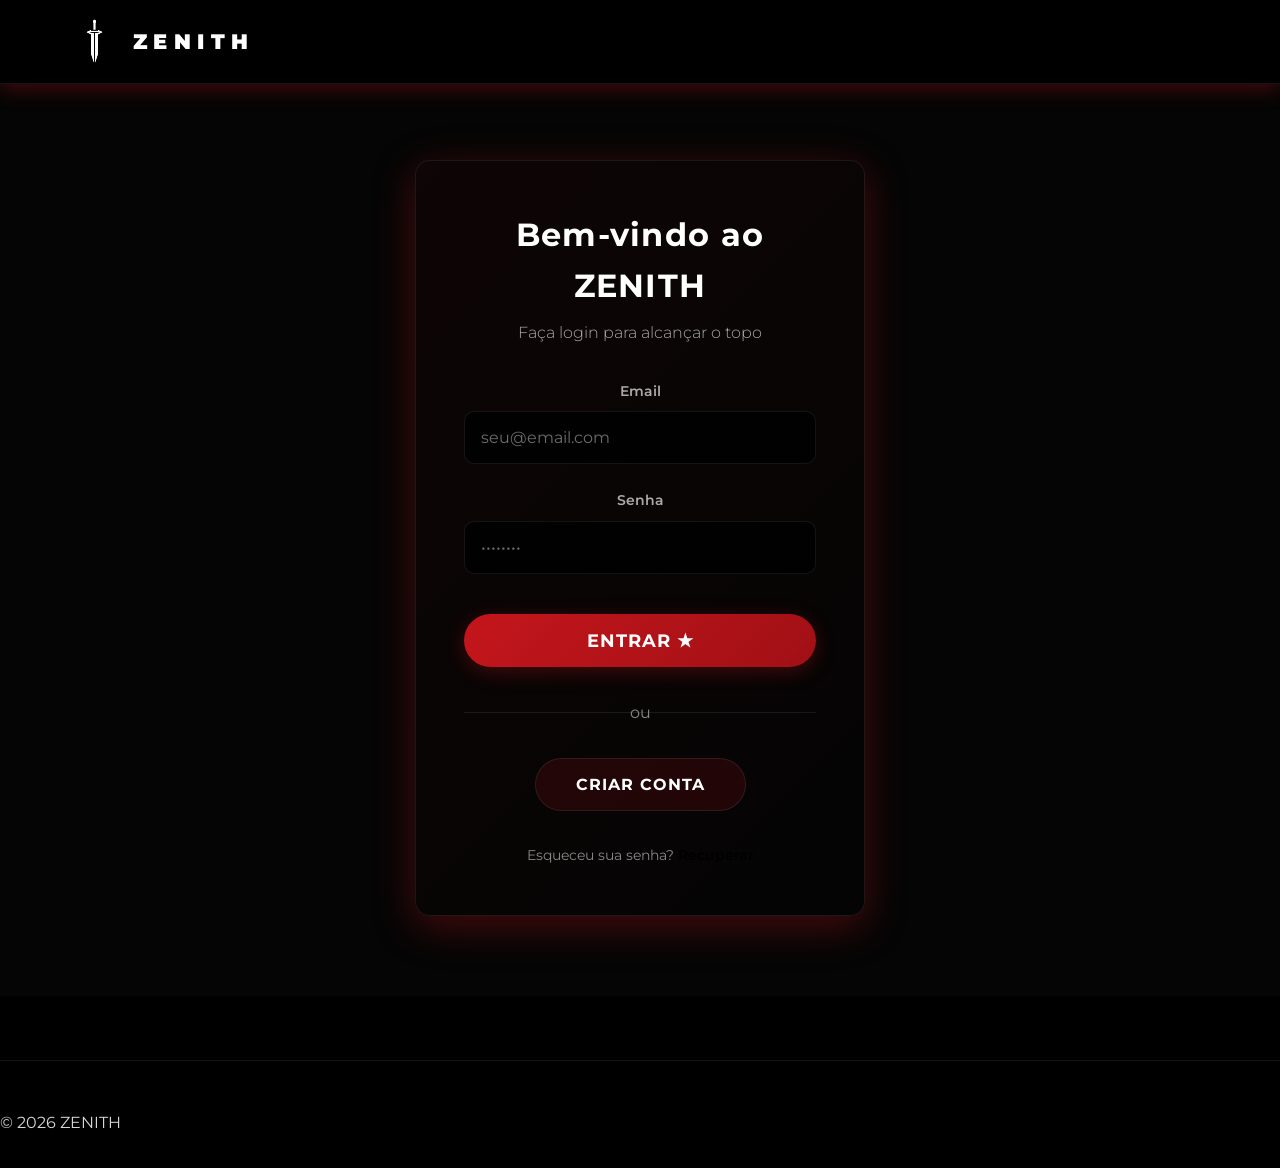
<file: perfil.html>
<!DOCTYPE html>
<html lang="pt-BR">

<head>
    <meta charset="UTF-8">
    <title>Perfil | ZENITH</title>
    <meta name="viewport" content="width=device-width, initial-scale=1.0">
    <link href="https://fonts.googleapis.com/css2?family=Montserrat:wght@300;400;600;700;900&display=swap"
        rel="stylesheet">
    <link rel="stylesheet" href="css/style.css">
    <link rel="icon" type="image/png" href="logo.png">
</head>

<body>
    <header class="header">
        <div class="header-content">
            <a href="index.html" class="logo-container">
                <img src="logo.png" alt="ZENITH" class="logo-img">
                <span class="brand">ZENITH</span>
            </a>
            <nav class="nav" id="mainNav"></nav>
        </div>
    </header>

    <section class="section profile-section">
        <div class="container">
            <h2>Meu Perfil</h2>

            <div class="profile-grid">
                <!-- User Info Card -->
                <div class="profile-card">
                    <div class="profile-header">
                        <div class="profile-avatar">
                            <span id="userInitials">★</span>
                        </div>
                        <div class="profile-info">
                            <h3 id="userName">Elite ZENITH</h3>
                            <p id="userEmail">usuario@zenith.com</p>
                            <span class="profile-badge">Membro Premium</span>
                        </div>
                    </div>

                    <div class="profile-stats">
                        <div class="stat-item">
                            <span class="stat-number" id="totalOrders">0</span>
                            <span class="stat-label">Pedidos</span>
                        </div>
                        <div class="stat-item">
                            <span class="stat-number" id="totalSpent">R$ 0,00</span>
                            <span class="stat-label">Total Gasto</span>
                        </div>
                    </div>

                    <button class="btn-secondary full-width" onclick="editProfile()">Editar Perfil</button>
                </div>

                <!-- Orders Section -->
                <div class="orders-section">
                    <div class="orders-header">
                        <h3>Meus Pedidos</h3>
                        <select id="orderFilter" onchange="filterOrders()">
                            <option value="all">Todos</option>
                            <option value="processing">Em Processamento</option>
                            <option value="shipped">Enviados</option>
                            <option value="delivered">Entregues</option>
                        </select>
                    </div>

                    <div id="ordersList" class="orders-list">
                        <!-- Orders will be dynamically loaded here -->
                    </div>

                    <div id="emptyOrders" class="empty-state">
                        <div class="empty-icon">▦</div>
                        <h4>Nenhum pedido ainda</h4>
                        <p>Comece sua jornada ao topo com produtos ZENITH</p>
                        <a href="loja.html" class="btn">Explorar Coleção</a>
                    </div>
                </div>
            </div>
        </div>
    </section>

    <!-- Edit Profile Modal -->
    <div id="editModal" class="modal" style="display: none;">
        <div class="modal-content">
            <span class="close-modal" onclick="closeEditProfile()">&times;</span>
            <h2>Editar Perfil</h2>

            <form class="profile-form" id="editProfileForm">
                <div class="form-group">
                    <label for="edit-name">Nome Completo</label>
                    <input type="text" id="edit-name" required>
                </div>

                <div class="form-group">
                    <label for="edit-email">Email</label>
                    <input type="email" id="edit-email" required>
                </div>

                <div class="form-group">
                    <label for="edit-phone">Telefone</label>
                    <input type="tel" id="edit-phone" placeholder="(00) 00000-0000">
                </div>

                <button type="submit" class="btn full-width">Salvar Alterações</button>
            </form>
        </div>
    </div>

    <footer class="footer">
        <div class="container">
            <div class="footer-content">
                <div class="footer-brand">
                    <img src="logo.png" alt="ZENITH" class="footer-logo">
                    <p>ZENITH Streetwear</p>
                </div>
                <div class="footer-info">
                    <p>▦ Frete grátis > R$200</p>
                    <p>▣ Pagamento seguro</p>
                    <p>▸ Entrega expressa</p>
                </div>
            </div>
            <div class="footer-bottom">
                <p>© 2026 ZENITH – Todos os direitos reservados</p>
                <p class="made-with">Alcance seu auge</p>
                <p class="footer-legal">
                    <a href="termos.html">Termos de Uso</a> · <a href="privacidade.html">Política de Privacidade</a>
                </p>

            </div>
        </div>
    </footer>

    <script src="js/script.js"></script>
</body>

</html>
</file>
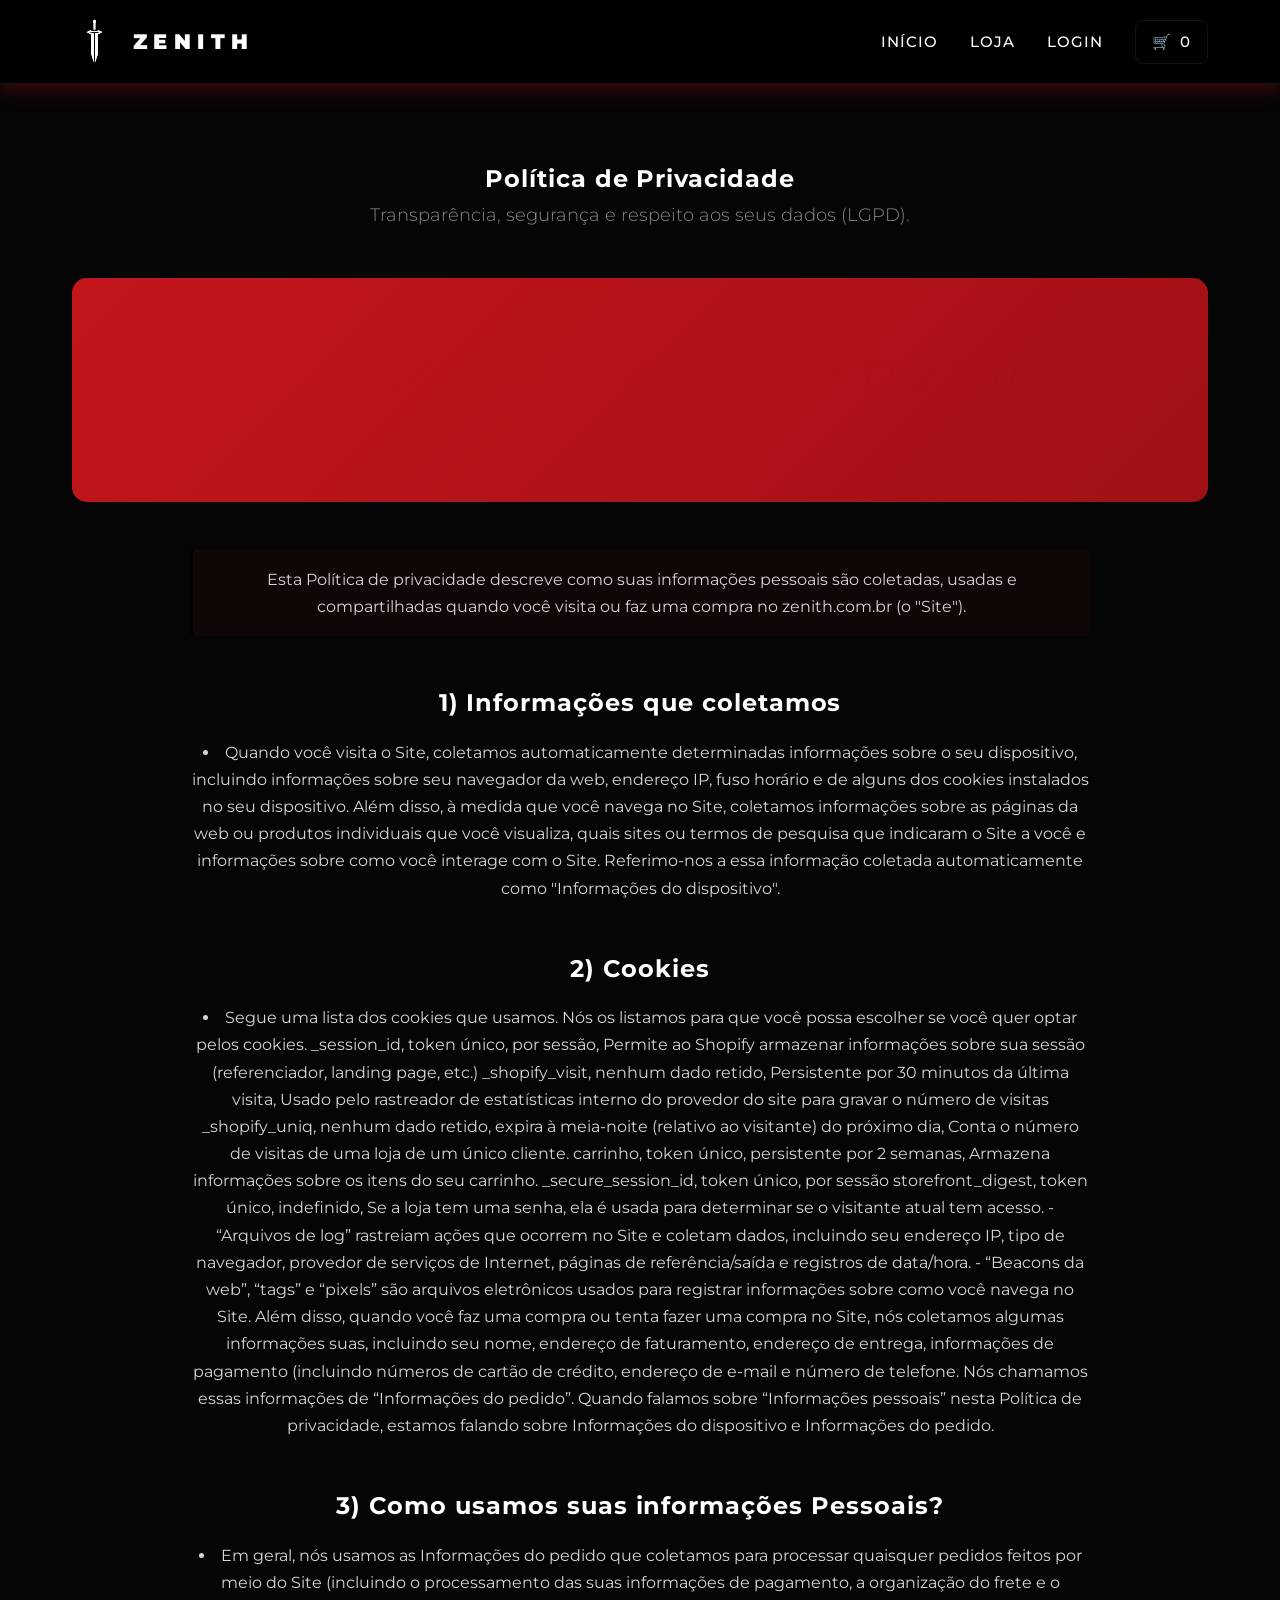
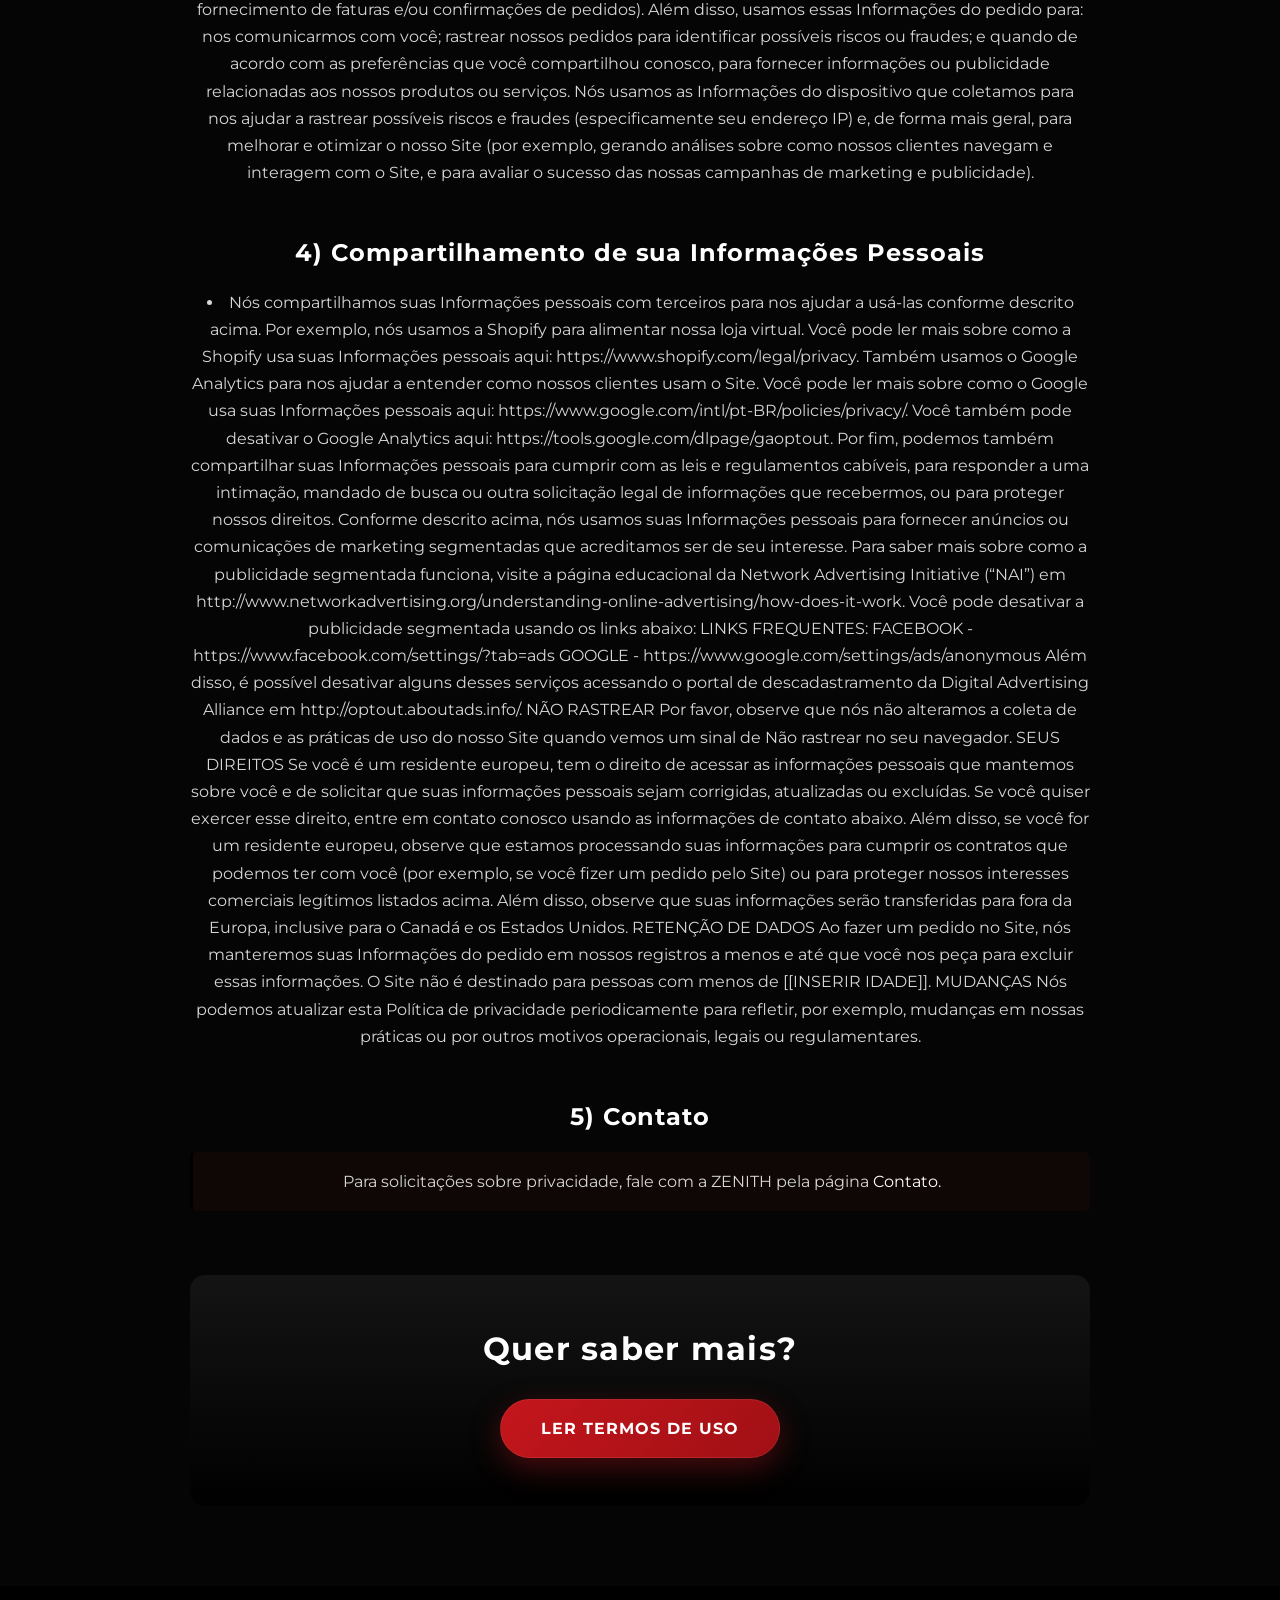
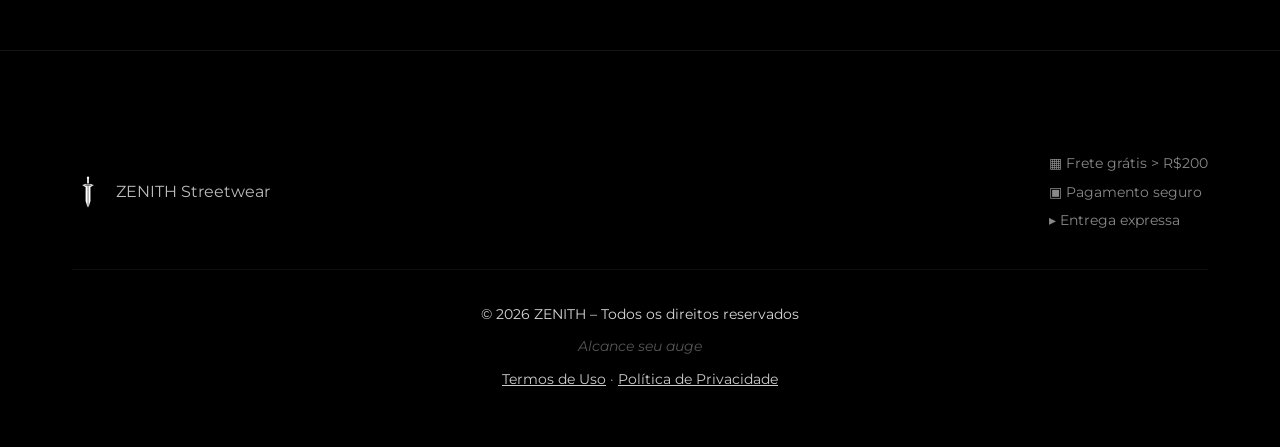
<file: privacidade.html>
<!DOCTYPE html>
<html lang="pt-BR">

<head>
    <meta charset="UTF-8">
    <title>Política de Privacidade | ZENITH</title>
    <meta name="viewport" content="width=device-width, initial-scale=1.0">
    <link href="https://fonts.googleapis.com/css2?family=Montserrat:wght@300;400;600;700;900&display=swap"
        rel="stylesheet">
    <link rel="stylesheet" href="css/style.css">
    <link rel="icon" type="image/png" href="logo.png">
</head>

<body>
    <header class="header">
        <div class="header-content">
            <a href="index.html" class="logo-container">
                <img src="logo.png" alt="ZENITH" class="logo-img">
                <span class="brand">ZENITH</span>
            </a>
            <nav class="nav" id="mainNav"></nav>
        </div>
    </header>

    <section class="section about-full-section">
        <div class="container">
            <h1>Política de Privacidade</h1><br>
            <p class="section-subtitle">Transparência, segurança e respeito aos seus dados (LGPD).</p>

            <div class="about-hero">
                <div class="about-hero-content">
                    <h2>"Confiança também é parte do estilo."</h2>
                </div>
            </div>

            <div class="about-content">
                <div class="about-block">
                    <ul class="values-list">
                        <li>Esta Política de privacidade descreve como suas informações pessoais são coletadas,
                            usadas e
                            compartilhadas quando você visita ou faz uma compra no zenith.com.br (o
                            "Site").</li>
                    </ul>
                </div>

                <div class="about-block">
                    <h3>1) Informações que coletamos</h3>
                    <li>Quando você visita o Site, coletamos automaticamente determinadas informações sobre o seu
                        dispositivo, incluindo informações sobre seu navegador da web, endereço IP, fuso horário e
                        de alguns dos cookies instalados no seu dispositivo. Além disso, à medida que você navega no
                        Site, coletamos informações sobre as páginas da web ou produtos individuais que você
                        visualiza, quais sites ou termos de pesquisa que indicaram o Site a você e informações sobre
                        como você interage com o Site. Referimo-nos a essa informação coletada automaticamente como
                        "Informações do dispositivo".</li>
                </div>

                <div class="about-block">
                    <h3>2) Cookies</h3>
                    <li>Segue uma lista dos cookies que usamos. Nós os listamos para que você possa escolher se você
                        quer optar pelos cookies.

                        _session_id, token único, por sessão, Permite ao Shopify armazenar informações sobre sua
                        sessão (referenciador, landing page, etc.)

                        _shopify_visit, nenhum dado retido, Persistente por 30 minutos da última visita, Usado pelo
                        rastreador de estatísticas interno do provedor do site para gravar o número de visitas

                        _shopify_uniq, nenhum dado retido, expira à meia-noite (relativo ao visitante) do próximo
                        dia, Conta o número de visitas de uma loja de um único cliente.

                        carrinho, token único, persistente por 2 semanas, Armazena informações sobre os itens do seu
                        carrinho.

                        _secure_session_id, token único, por sessão

                        storefront_digest, token único, indefinido, Se a loja tem uma senha, ela é usada para
                        determinar se o visitante atual tem acesso.
                        - “Arquivos de log” rastreiam ações que ocorrem no Site e coletam dados, incluindo seu
                        endereço IP, tipo de navegador, provedor de serviços de Internet, páginas de
                        referência/saída e registros de data/hora.
                        - “Beacons da web”, “tags” e “pixels” são arquivos eletrônicos usados para registrar
                        informações sobre como você navega no Site.

                        Além disso, quando você faz uma compra ou tenta fazer uma compra no Site, nós coletamos
                        algumas informações suas, incluindo seu nome, endereço de faturamento, endereço de entrega,
                        informações de pagamento (incluindo números de cartão de crédito, endereço de e-mail e
                        número de telefone. Nós chamamos essas informações de “Informações do pedido”.

                        Quando falamos sobre “Informações pessoais” nesta Política de privacidade, estamos falando
                        sobre Informações do dispositivo e Informações do pedido.</li>
                </div>

                <div class="about-block">
                    <h3>3) Como usamos suas informações Pessoais?</h3>
                    <li>Em geral, nós usamos as Informações do pedido que coletamos para processar quaisquer pedidos
                        feitos por meio do Site (incluindo o processamento das suas informações de pagamento, a
                        organização do frete e o fornecimento de faturas e/ou confirmações de pedidos). Além disso,
                        usamos essas Informações do pedido para:
                        nos comunicarmos com você;
                        rastrear nossos pedidos para identificar possíveis riscos ou fraudes; e
                        quando de acordo com as preferências que você compartilhou conosco, para fornecer
                        informações ou
                        publicidade relacionadas aos nossos produtos ou serviços.


                        Nós usamos as Informações do dispositivo que coletamos para nos ajudar a rastrear possíveis
                        riscos e fraudes (especificamente seu endereço IP) e, de forma mais geral, para melhorar e
                        otimizar o nosso Site (por exemplo, gerando análises sobre como nossos clientes navegam e
                        interagem com o Site, e para avaliar o sucesso das nossas campanhas de marketing e
                        publicidade).
                    </li>
                </div>

                <div class="about-block">
                    <h3>4) Compartilhamento de sua Informações Pessoais</h3>
                    <li>Nós compartilhamos suas Informações pessoais com terceiros para nos ajudar a usá-las
                        conforme
                        descrito acima. Por exemplo, nós usamos a Shopify para alimentar nossa loja virtual. Você
                        pode
                        ler mais sobre como a Shopify usa suas Informações pessoais aqui:
                        https://www.shopify.com/legal/privacy. Também usamos o Google Analytics para nos ajudar a
                        entender como nossos clientes usam o Site. Você pode ler mais sobre como o Google usa suas
                        Informações pessoais aqui: https://www.google.com/intl/pt-BR/policies/privacy/. Você também
                        pode
                        desativar o Google Analytics aqui: https://tools.google.com/dlpage/gaoptout.

                        Por fim, podemos também compartilhar suas Informações pessoais para cumprir com as leis e
                        regulamentos cabíveis, para responder a uma intimação, mandado de busca ou outra solicitação
                        legal de informações que recebermos, ou para proteger nossos direitos.

                        Conforme descrito acima, nós usamos suas Informações pessoais para fornecer anúncios ou
                        comunicações de marketing segmentadas que acreditamos ser de seu interesse. Para saber mais
                        sobre como a publicidade segmentada funciona, visite a página educacional da Network
                        Advertising
                        Initiative (“NAI”) em
                        http://www.networkadvertising.org/understanding-online-advertising/how-does-it-work.

                        Você pode desativar a publicidade segmentada usando os links abaixo:

                        LINKS FREQUENTES:
                        FACEBOOK - https://www.facebook.com/settings/?tab=ads
                        GOOGLE - https://www.google.com/settings/ads/anonymous

                        Além disso, é possível desativar alguns desses serviços acessando o portal de
                        descadastramento
                        da Digital Advertising Alliance em http://optout.aboutads.info/.

                        NÃO RASTREAR
                        Por favor, observe que nós não alteramos a coleta de dados e as práticas de uso do nosso
                        Site
                        quando vemos um sinal de Não rastrear no seu navegador.

                        SEUS DIREITOS
                        Se você é um residente europeu, tem o direito de acessar as informações pessoais que
                        mantemos
                        sobre você e de solicitar que suas informações pessoais sejam corrigidas, atualizadas ou
                        excluídas. Se você quiser exercer esse direito, entre em contato conosco usando as
                        informações
                        de contato abaixo.
                        Além disso, se você for um residente europeu, observe que estamos processando suas
                        informações
                        para cumprir os contratos que podemos ter com você (por exemplo, se você fizer um pedido
                        pelo
                        Site) ou para proteger nossos interesses comerciais legítimos listados acima. Além disso,
                        observe que suas informações serão transferidas para fora da Europa, inclusive para o Canadá
                        e
                        os Estados Unidos.

                        RETENÇÃO DE DADOS
                        Ao fazer um pedido no Site, nós manteremos suas Informações do pedido em nossos registros a
                        menos e até que você nos peça para excluir essas informações.

                        O Site não é destinado para pessoas com menos de [[INSERIR IDADE]].

                        MUDANÇAS
                        Nós podemos atualizar esta Política de privacidade periodicamente para refletir, por
                        exemplo,
                        mudanças em nossas práticas ou por outros motivos operacionais, legais ou regulamentares.
                    </li>
                </div>

                <div class="about-block">
                    <ul class="values-list">
                        <h3>5) Contato</h3>
                        <li>
                            Para solicitações sobre privacidade, fale com a ZENITH pela página <a
                                href="contato.html">Contato.</a>
                        </li>
                    </ul>
                </div>

                <div class="about-cta">
                    <h3>Quer saber mais?</h3>
                    <a href="termos.html" class="btn">Ler Termos de Uso</a>
                </div>
            </div>
        </div>
    </section>

    <footer class="footer">
        <div class="container">
            <div class="footer-content">
                <div class="footer-brand">
                    <img src="logo.png" alt="ZENITH" class="footer-logo">
                    <p>ZENITH Streetwear</p>
                </div>
                <div class="footer-info">
                    <p>▦ Frete grátis > R$200</p>
                    <p>▣ Pagamento seguro</p>
                    <p>▸ Entrega expressa</p>
                </div>
            </div>
            <div class="footer-bottom">
                <p>© 2026 ZENITH – Todos os direitos reservados</p>
                <p class="made-with">Alcance seu auge</p>
                <p class="footer-legal">
                    <a href="termos.html">Termos de Uso</a> · <a href="privacidade.html">Política de Privacidade</a>
                </p>

            </div>
        </div>
    </footer>

    <script src="js/script.js"></script>
</body>

</html>
</file>
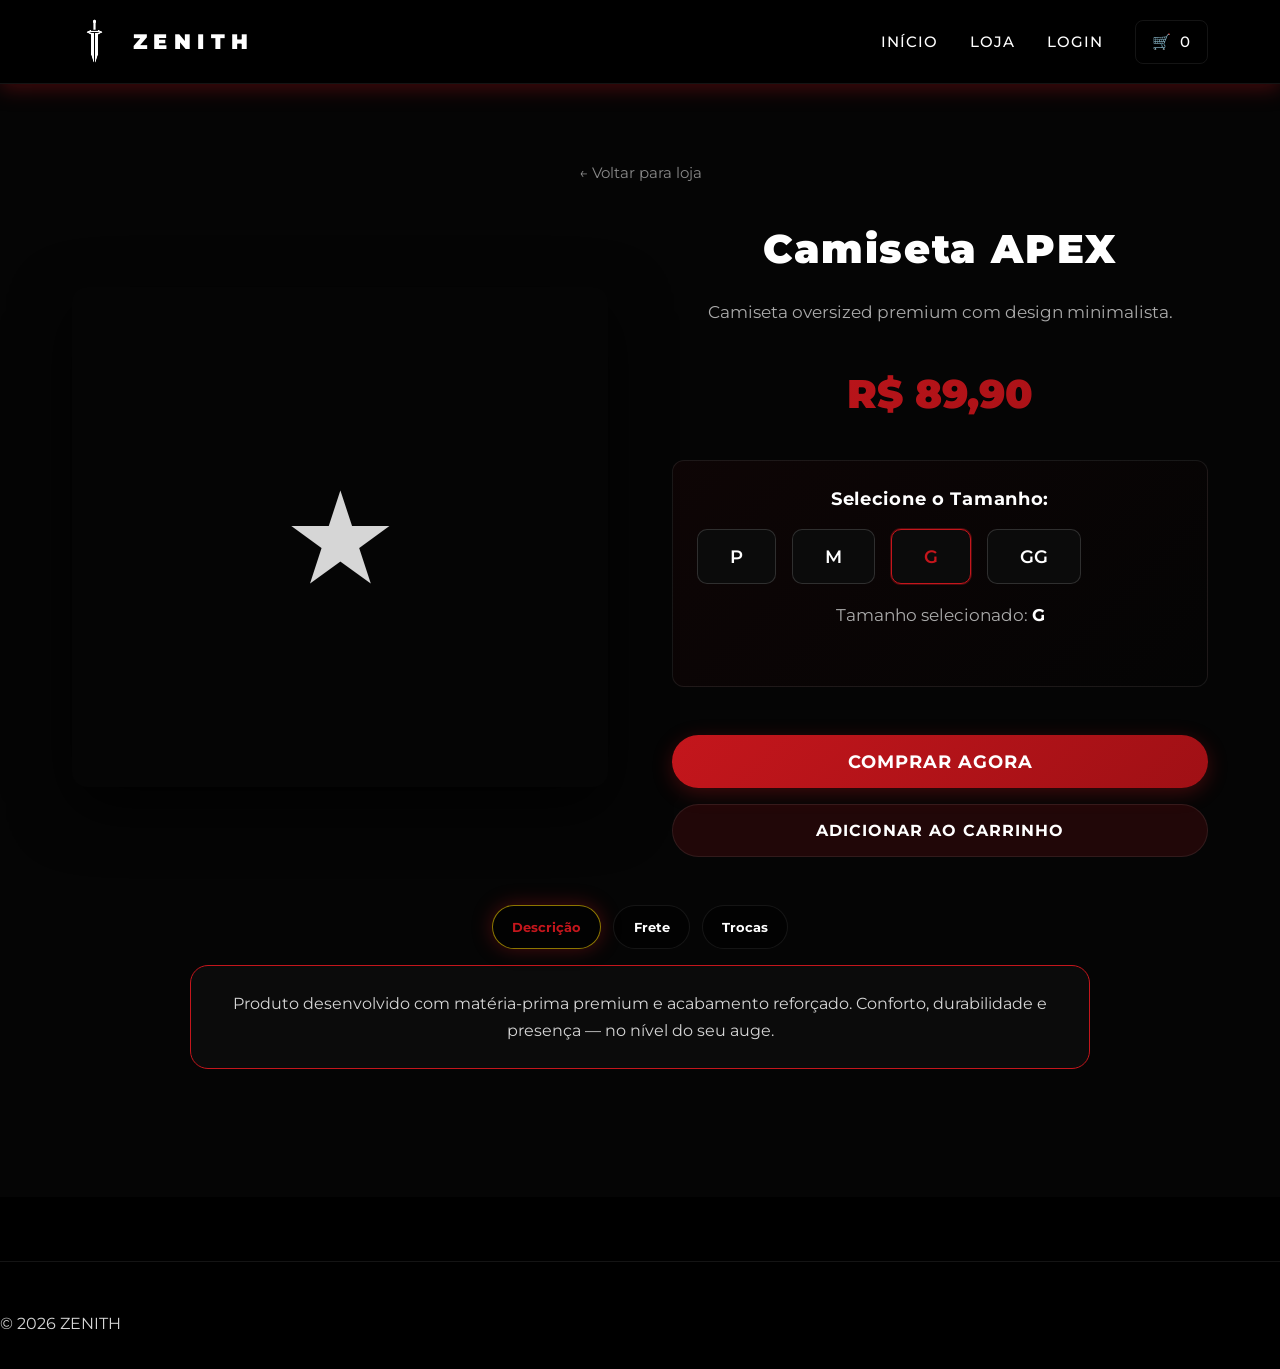
<file: produto.html>
<!DOCTYPE html>
<html lang="pt-BR">

<head>
    <meta charset="UTF-8">
    <title>Produto | ZENITH</title>
    <meta name="viewport" content="width=device-width, initial-scale=1.0">
    <link href="https://fonts.googleapis.com/css2?family=Montserrat:wght@300;400;600;700;900&display=swap"
        rel="stylesheet">
    <link rel="stylesheet" href="css/style.css">
    <link rel="icon" type="image/png" href="logo.png">
</head>

<body>
    <header class="header">
        <div class="header-content">
            <a href="index.html" class="logo-container">
                <img src="logo.png" alt="ZENITH" class="logo-img">
                <span class="brand">ZENITH</span>
            </a>
            <nav class="nav" id="mainNav"></nav>
        </div>
    </header>

    <section class="section product-page-section">
        <div class="container">
            <a href="loja.html" class="back-link">← Voltar para loja</a>

            <div class="product-detail-grid">
                <div class="product-image-large" id="product-image">★</div>

                <div class="product-detail-info">
                    <h1 id="product-name">Camiseta APEX</h1>
                    <p id="product-desc">Camiseta oversized premium com design minimalista.</p>
                    <span id="product-price" class="product-price-large">R$ 89,90</span>

                    <div class="size-selector-large">
                        <h3>Selecione o Tamanho:</h3>
                        <div class="size-options-large" id="sizeOptions">
                            <button class="size-btn" data-size="P">P</button>
                            <button class="size-btn" data-size="M">M</button>
                            <button class="size-btn active" data-size="G">G</button>
                            <button class="size-btn" data-size="GG">GG</button>
                        </div>
                        <p class="selected-size">Tamanho selecionado: <strong id="selectedSize">G</strong></p>
                    </div>

                    <div class="product-actions">
                        <button class="btn full-width" onclick="addProductAndCheckout()">Comprar Agora</button>
                        <button class="btn-secondary full-width" onclick="addProductToCart()">Adicionar ao
                            Carrinho</button>
                    </div>
                </div>
            </div>


            <!-- Abas (Descricao / Frete / Trocas) -->
            <div class="product-tabs">
                <button class="tab-btn active" onclick="openTab('tab-desc', this)">Descrição</button>
                <button class="tab-btn" onclick="openTab('tab-frete', this)">Frete</button>
                <button class="tab-btn" onclick="openTab('tab-trocas', this)">Trocas</button>
            </div>

            <div id="tab-desc" class="tab-content active">
                <p>Produto desenvolvido com matéria-prima premium e acabamento reforçado. Conforto, durabilidade e presença — no nível do seu auge.</p>
            </div>
            <div id="tab-frete" class="tab-content">
                <p>FRETE Frete grátis acima de <strong>R$ 200</strong>. Prazo estimado: <strong>3 a 7 dias úteis</strong> após confirmação do pagamento.</p>
            </div>
            <div id="tab-trocas" class="tab-content">
                <p>↺ Troca/devolução em até <strong>30 dias</strong> após o recebimento, com produto sem uso e com etiquetas originais.</p>
            </div>

        </div>
    </section>

    <footer class="footer">
        <p>© 2026 ZENITH</p>
    </footer>

    <script src="js/script.js"></script>
</body>

</html>
</file>
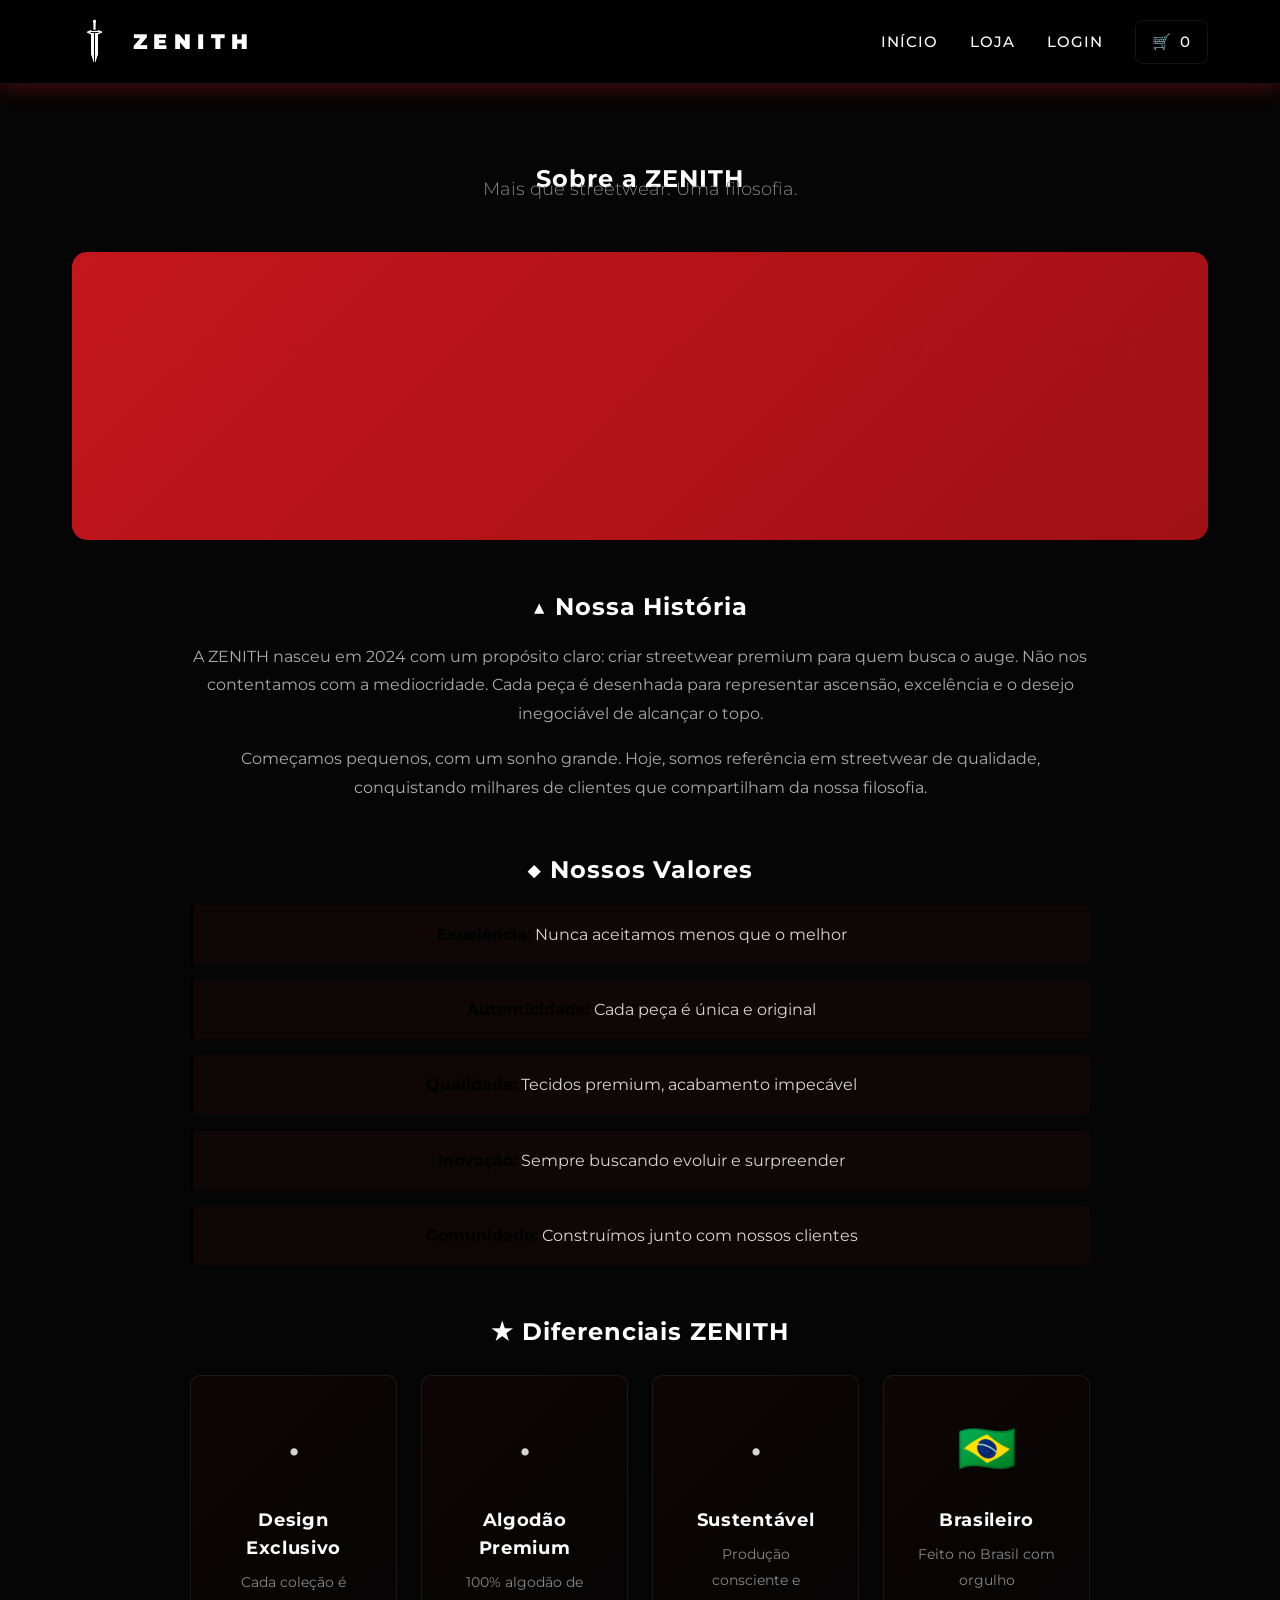
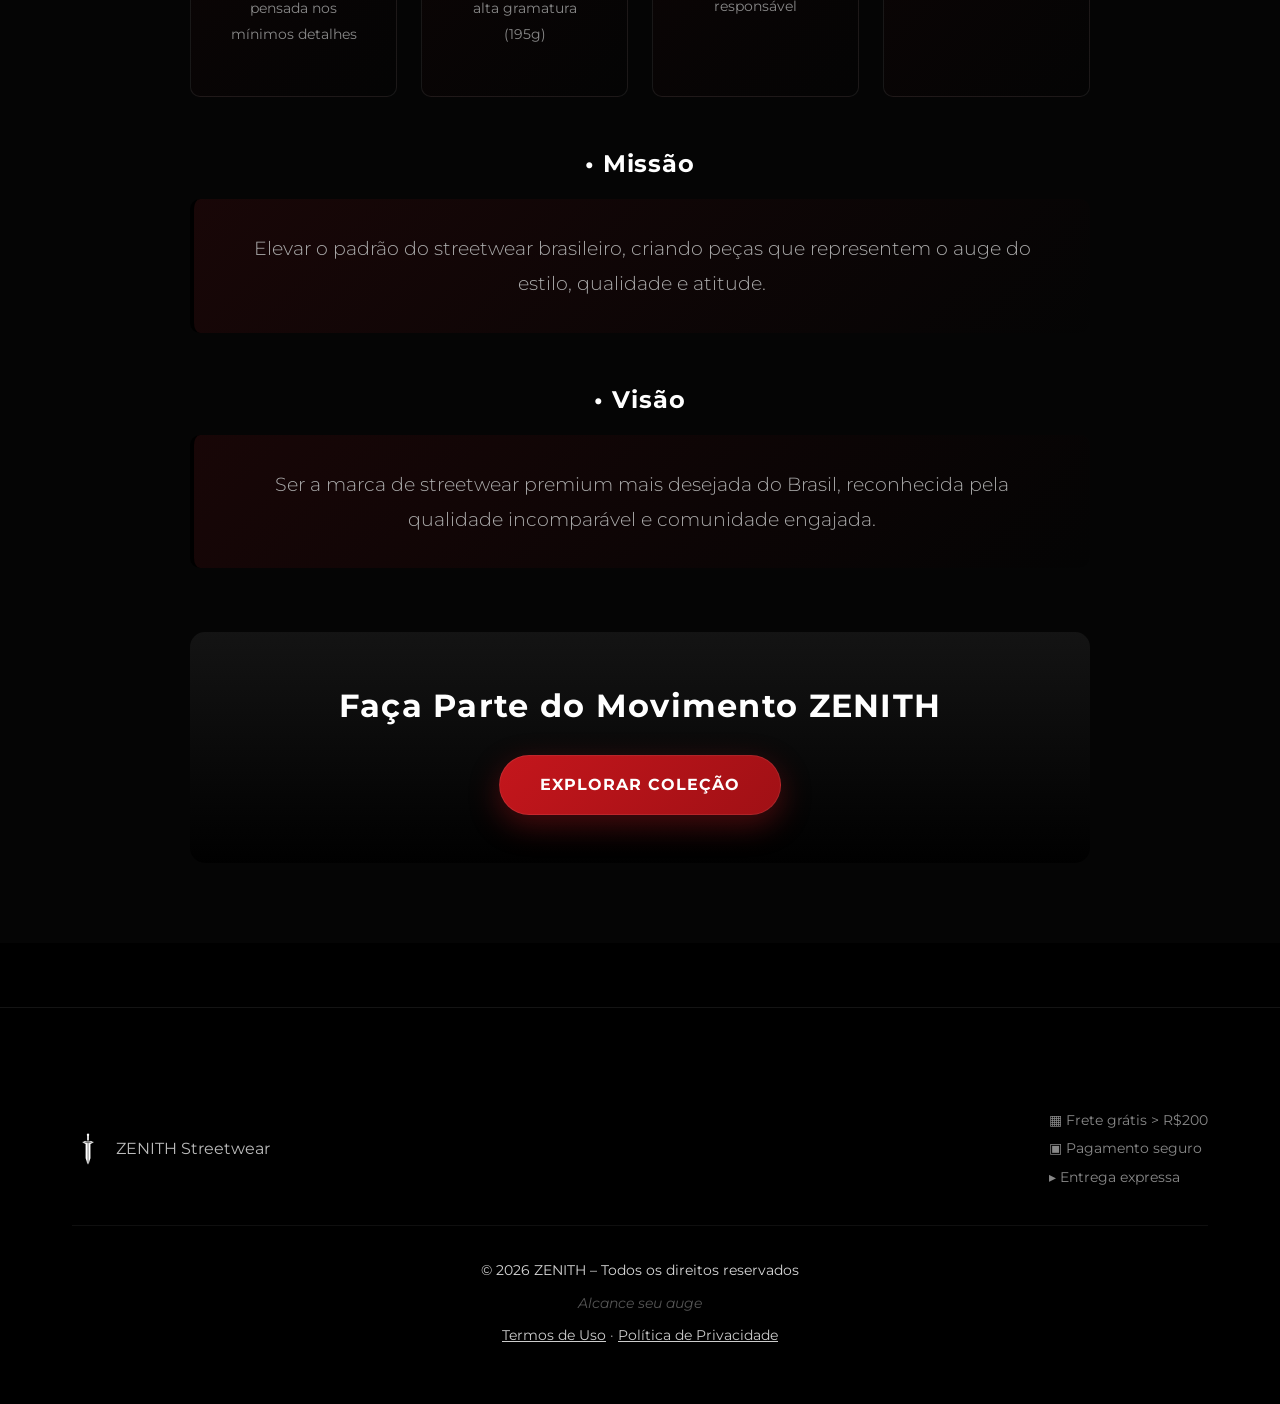
<file: sobre.html>
<!DOCTYPE html>
<html lang="pt-BR">

<head>
    <meta charset="UTF-8">
    <title>Sobre Nós | ZENITH</title>
    <meta name="viewport" content="width=device-width, initial-scale=1.0">
    <link href="https://fonts.googleapis.com/css2?family=Montserrat:wght@300;400;600;700;900&display=swap"
        rel="stylesheet">
    <link rel="stylesheet" href="css/style.css">
    <link rel="icon" type="image/png" href="logo.png">
</head>

<body>
    <header class="header">
        <div class="header-content">
            <a href="index.html" class="logo-container">
                <img src="logo.png" alt="ZENITH" class="logo-img">
                <span class="brand">ZENITH</span>
            </a>
            <nav class="nav" id="mainNav"></nav>
        </div>
    </header>

    <section class="section about-full-section">
        <div class="container">
            <h1>Sobre a ZENITH</h1>
            <p class="section-subtitle">Mais que streetwear. Uma filosofia.</p>

            <div class="about-hero">
                <div class="about-hero-content">
                    <h2>"O céu não é o limite quando você já está no topo."</h2>
                </div>
            </div>

            <div class="about-content">
                <div class="about-block">
                    <h3>▲ Nossa História</h3>
                    <p>A ZENITH nasceu em 2024 com um propósito claro: criar streetwear premium para quem busca o auge.
                        Não nos contentamos com a mediocridade. Cada peça é desenhada para representar ascensão,
                        excelência e o desejo inegociável de alcançar o topo.</p>
                    <p>Começamos pequenos, com um sonho grande. Hoje, somos referência em streetwear de qualidade,
                        conquistando milhares de clientes que compartilham da nossa filosofia.</p>
                </div>

                <div class="about-block">
                    <h3>◆ Nossos Valores</h3>
                    <ul class="values-list">
                        <li><strong>Excelência:</strong> Nunca aceitamos menos que o melhor</li>
                        <li><strong>Autenticidade:</strong> Cada peça é única e original</li>
                        <li><strong>Qualidade:</strong> Tecidos premium, acabamento impecável</li>
                        <li><strong>Inovação:</strong> Sempre buscando evoluir e surpreender</li>
                        <li><strong>Comunidade:</strong> Construímos junto com nossos clientes</li>
                    </ul>
                </div>

                <div class="about-block">
                    <h3>★ Diferenciais ZENITH</h3>
                    <div class="diff-grid">
                        <div class="diff-card">
                            <span class="diff-icon">•</span>
                            <h4>Design Exclusivo</h4>
                            <p>Cada coleção é pensada nos mínimos detalhes</p>
                        </div>
                        <div class="diff-card">
                            <span class="diff-icon">•</span>
                            <h4>Algodão Premium</h4>
                            <p>100% algodão de alta gramatura (195g)</p>
                        </div>
                        <div class="diff-card">
                            <span class="diff-icon">•</span>
                            <h4>Sustentável</h4>
                            <p>Produção consciente e responsável</p>
                        </div>
                        <div class="diff-card">
                            <span class="diff-icon">🇧🇷</span>
                            <h4>Brasileiro</h4>
                            <p>Feito no Brasil com orgulho</p>
                        </div>
                    </div>
                </div>

                <div class="about-block">
                    <h3>• Missão</h3>
                    <p class="mission-text">Elevar o padrão do streetwear brasileiro, criando peças que representem o
                        auge do estilo, qualidade e atitude.</p>
                </div>

                <div class="about-block">
                    <h3>• Visão</h3>
                    <p class="vision-text">Ser a marca de streetwear premium mais desejada do Brasil, reconhecida pela
                        qualidade incomparável e comunidade engajada.</p>
                </div>

                <div class="about-cta">
                    <h3>Faça Parte do Movimento ZENITH</h3>
                    <a href="loja.html" class="btn">Explorar Coleção</a>
                </div>
            </div>
        </div>
    </section>

    <footer class="footer">
        <div class="container">
            <div class="footer-content">
                <div class="footer-brand">
                    <img src="logo.png" alt="ZENITH" class="footer-logo">
                    <p>ZENITH Streetwear</p>
                </div>
                <div class="footer-info">
                    <p>▦ Frete grátis > R$200</p>
                    <p>▣ Pagamento seguro</p>
                    <p>▸ Entrega expressa</p>
                </div>
            </div>
            <div class="footer-bottom">
                <p>© 2026 ZENITH – Todos os direitos reservados</p>
                <p class="made-with">Alcance seu auge</p>
                <p class="footer-legal">
                    <a href="termos.html">Termos de Uso</a> · <a href="privacidade.html">Política de Privacidade</a>
                </p>

            </div>
        </div>
    </footer>

    <script src="js/script.js"></script>
</body>

</html>
</file>
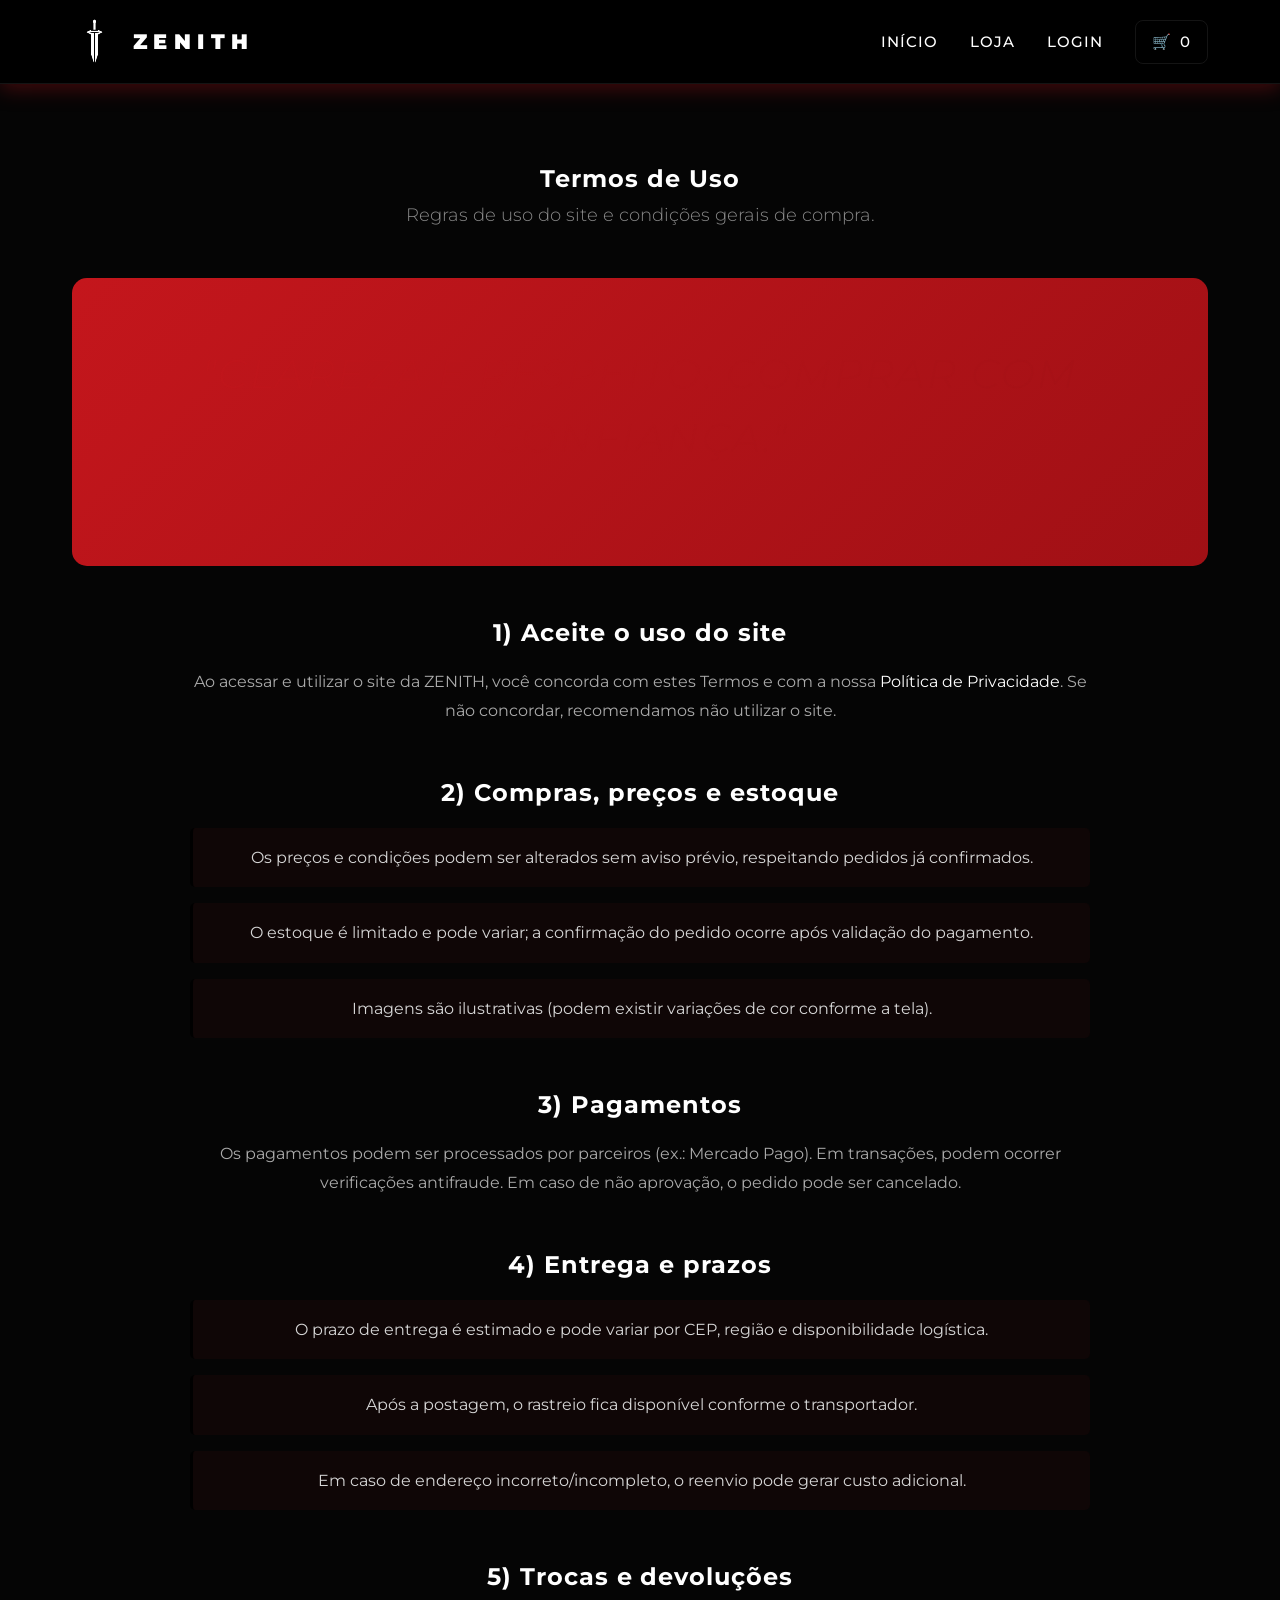
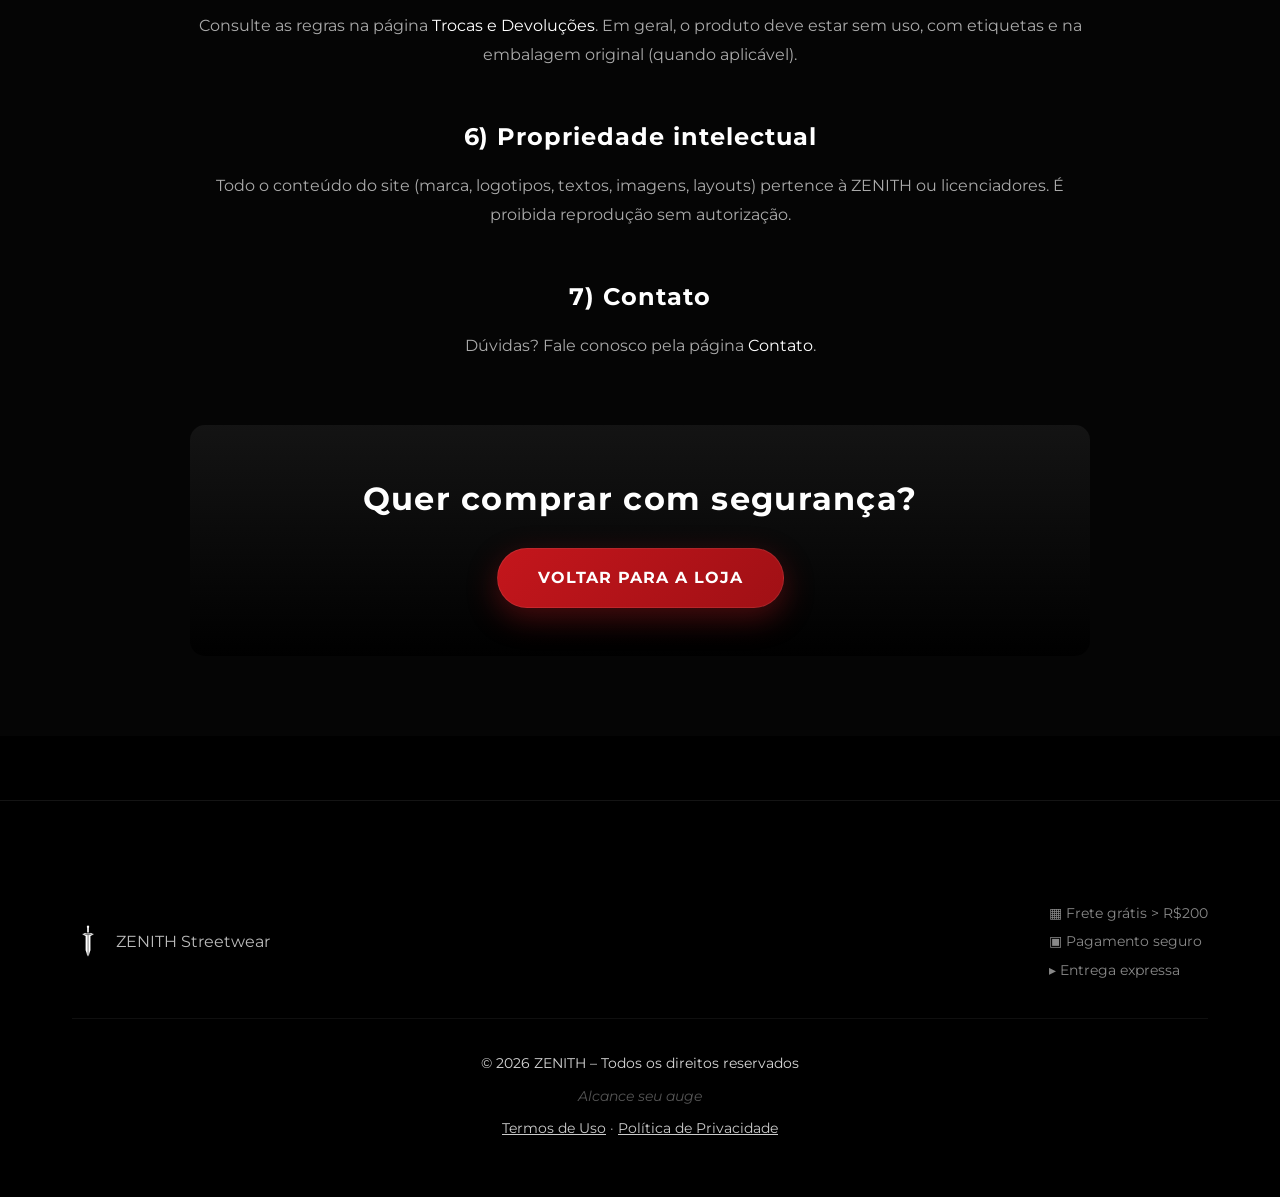
<file: termos.html>
<!DOCTYPE html>
<html lang="pt-BR">

<head>
    <meta charset="UTF-8">
    <title>Termos de Uso | ZENITH</title>
    <meta name="viewport" content="width=device-width, initial-scale=1.0">
    <link href="https://fonts.googleapis.com/css2?family=Montserrat:wght@300;400;600;700;900&display=swap"
        rel="stylesheet">
    <link rel="stylesheet" href="css/style.css">
    <link rel="icon" type="image/png" href="logo.png">
</head>

<body>
    <header class="header">
        <div class="header-content">
            <a href="index.html" class="logo-container">
                <img src="logo.png" alt="ZENITH" class="logo-img">
                <span class="brand">ZENITH</span>
            </a>
            <nav class="nav" id="mainNav"></nav>
        </div>
    </header>

    <section class="section about-full-section">
        <div class="container">
            <h1>Termos de Uso</h1><br>
            <p class="section-subtitle">Regras de uso do site e condições gerais de compra.</p>

            <div class="about-hero">
                <div class="about-hero-content">
                    <h2>"Clareza e respeito: comprar com confiança."</h2>
                </div>
            </div>

            <div class="about-content">
                <div class="about-block">
                    <h3>1) Aceite o uso do site</h3>
                    <p>Ao acessar e utilizar o site da ZENITH, você concorda com estes Termos e com a nossa <a href="privacidade.html">Política de Privacidade</a>. Se não concordar, recomendamos não utilizar o site.</p>
                </div>

                <div class="about-block">
                    <h3>2) Compras, preços e estoque</h3>
                    <ul class="values-list">
                        <li>Os preços e condições podem ser alterados sem aviso prévio, respeitando pedidos já confirmados.</li>
                        <li>O estoque é limitado e pode variar; a confirmação do pedido ocorre após validação do pagamento.</li>
                        <li>Imagens são ilustrativas (podem existir variações de cor conforme a tela).</li>
                    </ul>
                </div>

                <div class="about-block">
                    <h3>3) Pagamentos</h3>
                    <p>Os pagamentos podem ser processados por parceiros (ex.: Mercado Pago). Em transações, podem ocorrer verificações antifraude. Em caso de não aprovação, o pedido pode ser cancelado.</p>
                </div>

                <div class="about-block">
                    <h3>4) Entrega e prazos</h3>
                    <ul class="values-list">
                        <li>O prazo de entrega é estimado e pode variar por CEP, região e disponibilidade logística.</li>
                        <li>Após a postagem, o rastreio fica disponível conforme o transportador.</li>
                        <li>Em caso de endereço incorreto/incompleto, o reenvio pode gerar custo adicional.</li>
                    </ul>
                </div>

                <div class="about-block">
                    <h3>5) Trocas e devoluções</h3>
                    <p>Consulte as regras na página <a href="trocas.html">Trocas e Devoluções</a>. Em geral, o produto deve estar sem uso, com etiquetas e na embalagem original (quando aplicável).</p>
                </div>

                <div class="about-block">
                    <h3>6) Propriedade intelectual</h3>
                    <p>Todo o conteúdo do site (marca, logotipos, textos, imagens, layouts) pertence à ZENITH ou licenciadores. É proibida reprodução sem autorização.</p>
                </div>

                <div class="about-block">
                    <h3>7) Contato</h3>
                    <p>Dúvidas? Fale conosco pela página <a href="contato.html">Contato</a>.</p>
                </div>

                <div class="about-cta">
                    <h3>Quer comprar com segurança?</h3>
                    <a href="loja.html" class="btn">Voltar para a Loja</a>
                </div>
            </div>
        </div>
    </section>

    <footer class="footer">
        <div class="container">
            <div class="footer-content">
                <div class="footer-brand">
                    <img src="logo.png" alt="ZENITH" class="footer-logo">
                    <p>ZENITH Streetwear</p>
                </div>
                <div class="footer-info">
                    <p>▦ Frete grátis > R$200</p>
                    <p>▣ Pagamento seguro</p>
                    <p>▸ Entrega expressa</p>
                </div>
            </div>
            <div class="footer-bottom">
                <p>© 2026 ZENITH – Todos os direitos reservados</p>
                <p class="made-with">Alcance seu auge</p>
                <p class="footer-legal">
                    <a href="termos.html">Termos de Uso</a> · <a href="privacidade.html">Política de Privacidade</a>
                </p>

            </div>
        </div>
    </footer>

    <script src="js/script.js"></script>
</body>

</html>
</file>
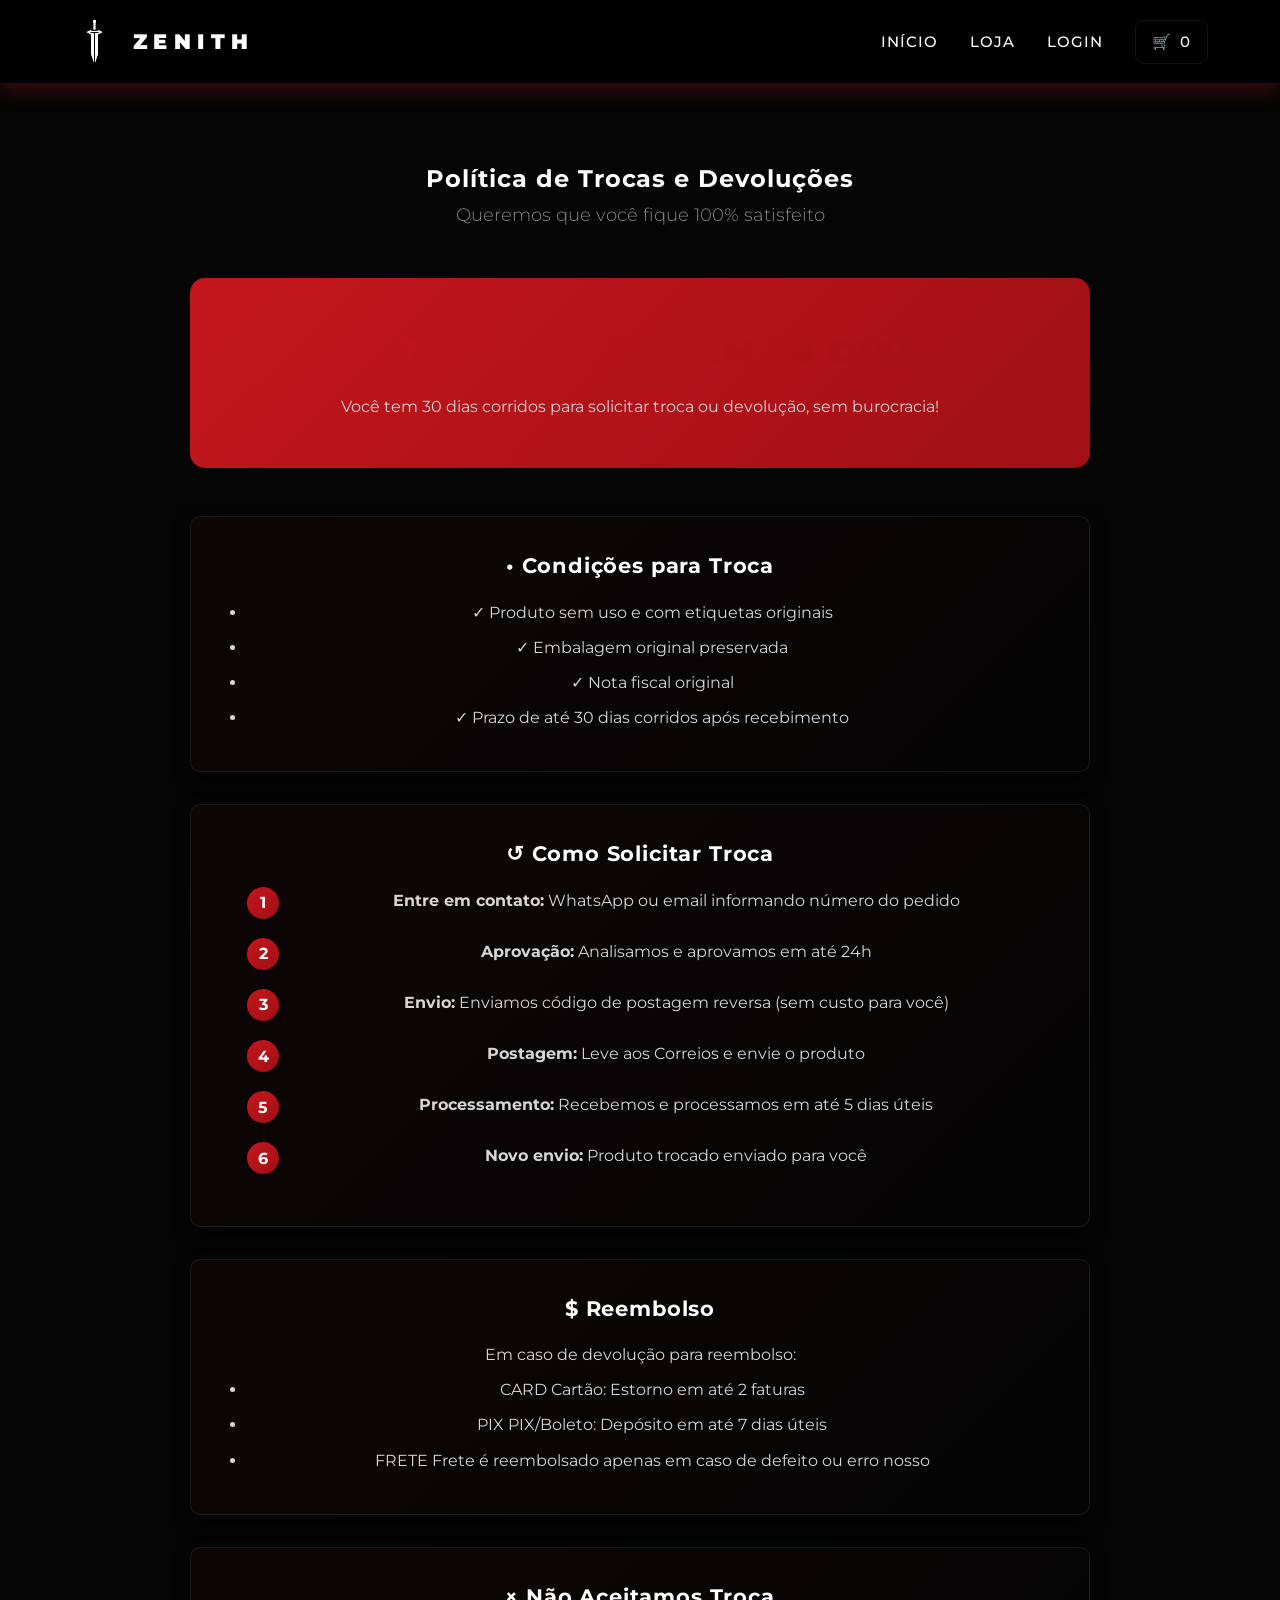
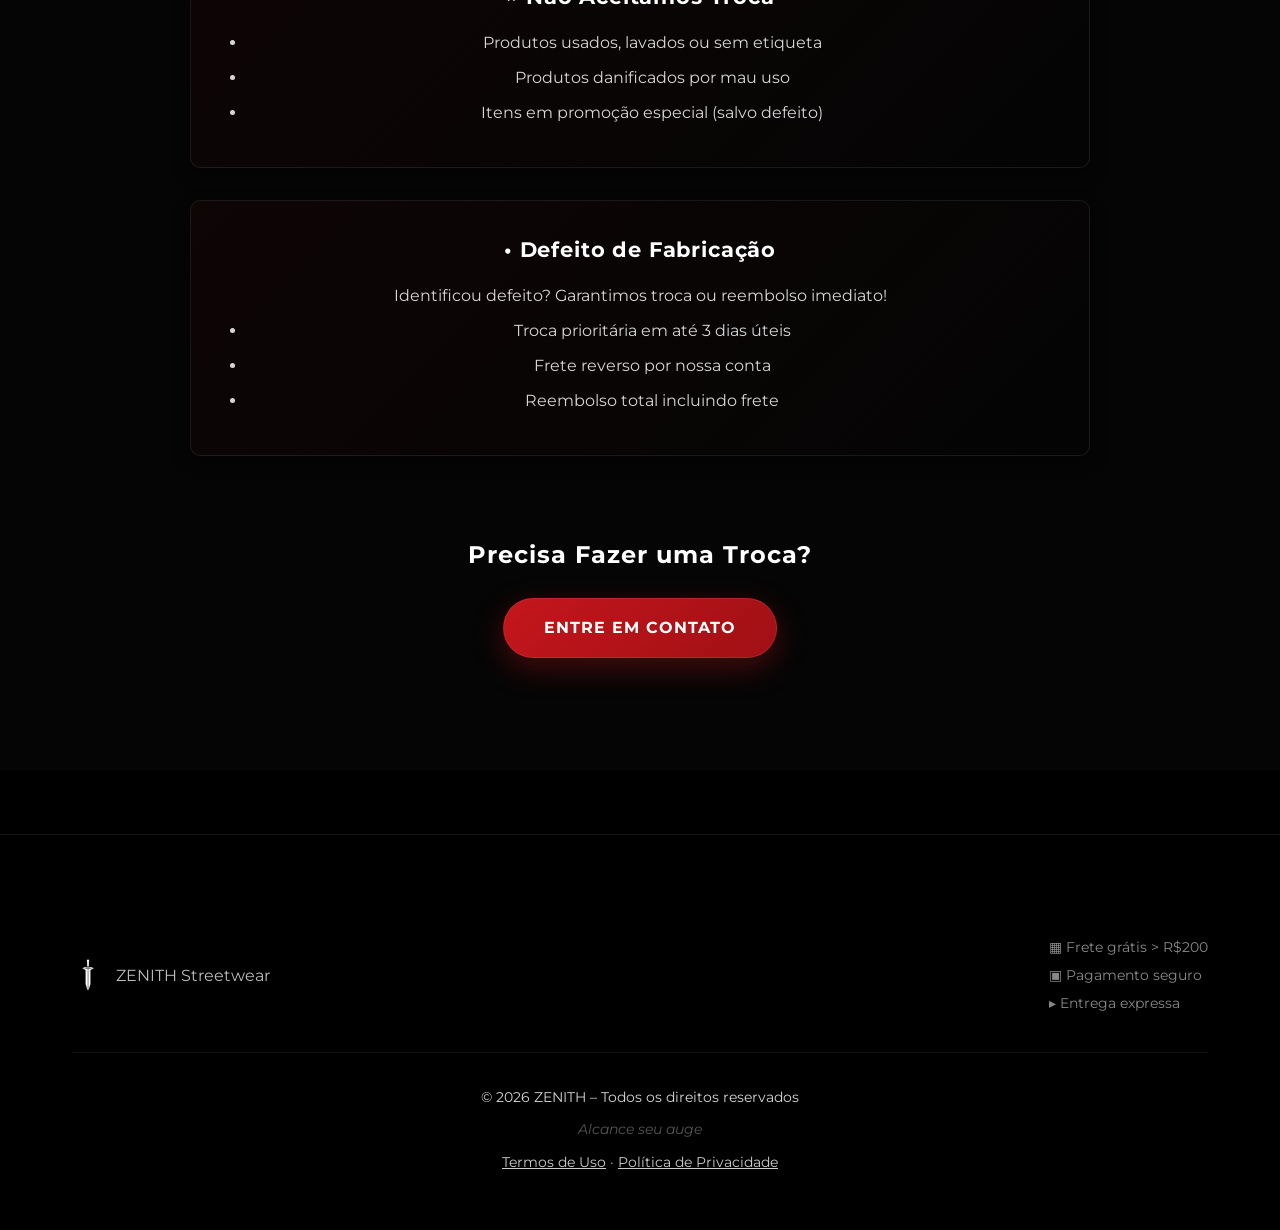
<file: trocas.html>
<!DOCTYPE html>
<html lang="pt-BR">

<head>
    <meta charset="UTF-8">
    <title>Trocas e Devoluções | ZENITH</title>
    <meta name="viewport" content="width=device-width, initial-scale=1.0">
    <link href="https://fonts.googleapis.com/css2?family=Montserrat:wght@300;400;600;700;900&display=swap"
        rel="stylesheet">
    <link rel="stylesheet" href="css/style.css">
    <link rel="icon" type="image/png" href="logo.png">
</head>

<body>
    <header class="header">
        <div class="header-content">
            <a href="index.html" class="logo-container">
                <img src="logo.png" alt="ZENITH" class="logo-img">
                <span class="brand">ZENITH</span>
            </a>
            <nav class="nav" id="mainNav"></nav>
        </div>
    </header>

    <section class="section policy-section">
        <div class="container">
            <h1>Política de Trocas e Devoluções</h1><br>
            <p class="section-subtitle">Queremos que você fique 100% satisfeito</p>

            <div class="policy-content">
                <div class="policy-highlight">
                    <h2>✦ Troca Grátis em 30 Dias</h2>
                    <p>Você tem 30 dias corridos para solicitar troca ou devolução, sem burocracia!</p>
                </div>

                <div class="policy-block">
                    <h3>• Condições para Troca</h3>
                    <ul>
                        <li>✓ Produto sem uso e com etiquetas originais</li>
                        <li>✓ Embalagem original preservada</li>
                        <li>✓ Nota fiscal original</li>
                        <li>✓ Prazo de até 30 dias corridos após recebimento</li>
                    </ul>
                </div>

                <div class="policy-block">
                    <h3>↺ Como Solicitar Troca</h3>
                    <ol class="steps-list">
                        <li><strong>Entre em contato:</strong> WhatsApp ou email informando número do pedido</li>
                        <li><strong>Aprovação:</strong> Analisamos e aprovamos em até 24h</li>
                        <li><strong>Envio:</strong> Enviamos código de postagem reversa (sem custo para você)</li>
                        <li><strong>Postagem:</strong> Leve aos Correios e envie o produto</li>
                        <li><strong>Processamento:</strong> Recebemos e processamos em até 5 dias úteis</li>
                        <li><strong>Novo envio:</strong> Produto trocado enviado para você</li>
                    </ol>
                </div>

                <div class="policy-block">
                    <h3>$ Reembolso</h3>
                    <p>Em caso de devolução para reembolso:</p>
                    <ul>
                        <li>CARD Cartão: Estorno em até 2 faturas</li>
                        <li>PIX PIX/Boleto: Depósito em até 7 dias úteis</li>
                        <li>FRETE Frete é reembolsado apenas em caso de defeito ou erro nosso</li>
                    </ul>
                </div>

                <div class="policy-block">
                    <h3>× Não Aceitamos Troca</h3>
                    <ul>
                        <li>Produtos usados, lavados ou sem etiqueta</li>
                        <li>Produtos danificados por mau uso</li>
                        <li>Itens em promoção especial (salvo defeito)</li>
                    </ul>
                </div>

                <div class="policy-block">
                    <h3>• Defeito de Fabricação</h3>
                    <p>Identificou defeito? Garantimos troca ou reembolso imediato!</p>
                    <ul>
                        <li>Troca prioritária em até 3 dias úteis</li>
                        <li>Frete reverso por nossa conta</li>
                        <li>Reembolso total incluindo frete</li>
                    </ul>
                </div>

                <div class="policy-cta">
                    <h3>Precisa Fazer uma Troca?</h3>
                    <a href="contato.html" class="btn">Entre em Contato</a>
                </div>
            </div>
        </div>
    </section>

    <footer class="footer">
        <div class="container">
            <div class="footer-content">
                <div class="footer-brand">
                    <img src="logo.png" alt="ZENITH" class="footer-logo">
                    <p>ZENITH Streetwear</p>
                </div>
                <div class="footer-info">
                    <p>▦ Frete grátis > R$200</p>
                    <p>▣ Pagamento seguro</p>
                    <p>▸ Entrega expressa</p>
                </div>
            </div>
            <div class="footer-bottom">
                <p>© 2026 ZENITH – Todos os direitos reservados</p>
                <p class="made-with">Alcance seu auge</p>
                <p class="footer-legal">
                    <a href="termos.html">Termos de Uso</a> · <a href="privacidade.html">Política de Privacidade</a>
                </p>

            </div>
        </div>
    </footer>

    <script src="js/script.js"></script>
</body>

</html>
</file>
<file: css/style.css>
/* ==========================================================================
   VARIÁVEIS CSS GLOBAIS
   ========================================================================== */
:root {
  /* ===== PALETA OFICIAL ZENITH ===== */
  --color-black: #000000;
  --color-white: #ffffff;
  --color-red: #c4161c;

  /* Tons de Cinza */
  --color-gray-50: #fafafa;
  --color-gray-100: #f5f5f5;
  --color-gray-200: #e5e5e5;
  --color-gray-300: #d4d4d4;
  --color-gray-400: #a3a3a3;
  --color-gray-500: #737373;
  --color-gray-600: #525252;
  --color-gray-700: #404040;
  --color-gray-800: #262626;
  --color-gray-900: #171717;
  --color-gray-950: #0a0a0a;

  /* ===== FUNDOS ===== */
  --bg-page: #000000;
  --bg-main: #000000;
  --bg-section: #050505;
  --bg-card: #0b0b0b;
  --bg-elevated: #101010;
  --bg-darker: #050505; /* Adicionada */

  /* ===== TEXTO ===== */
  --text-main: #ffffff;
  --text-primary: #ffffff;
  --text-body: #d6d6d6;
  --text-secondary: #cfcfcf;
  --text-muted: #9a9a9a;
  --text-inverse: #000000;

  /* ===== BORDAS ===== */
  --border-soft: rgba(255, 255, 255, 0.08);
  --border-medium: rgba(255, 255, 255, 0.14);
  --border-strong: rgba(255, 255, 255, 0.22);

  /* ===== SOMBRAS ===== */
  --shadow-low: 0 6px 16px rgba(0, 0, 0, 0.55);
  --shadow-mid: 0 12px 30px rgba(0, 0, 0, 0.7);
  --shadow-high: 0 22px 60px rgba(0, 0, 0, 0.85);

  /* ===== DESTAQUES (VERMELHO) ===== */
  --accent-color: #c4161c;
  --accent-soft: rgba(196, 22, 28, 0.35);
  --accent-border: rgba(196, 22, 28, 0.6);
  --accent-light: rgba(196, 22, 28, 0.15);

  /* ===== GRADIENTES (CORRIGIDOS) ===== */
  --gradient-red: linear-gradient(135deg, #c4161c 0%, #a01015 100%);
  --gradient-red-soft: linear-gradient(135deg, rgba(196, 22, 28, 0.1) 0%, rgba(160, 16, 21, 0.1) 100%);
  --gradient-dark: linear-gradient(145deg, rgba(255, 255, 255, 0.04), rgba(0, 0, 0, 0.9));
  --gradient-card: linear-gradient(145deg, rgba(11, 11, 11, 1), rgba(0, 0, 0, 0.9));
  --gradient-elevation: linear-gradient(180deg, rgba(255, 255, 255, 0.06), rgba(0, 0, 0, 0.95));
  --gradient-button: linear-gradient(145deg, #ffffff, #e5e5e5);

  /* ALIASES PARA COMPATIBILIDADE */
  --gradient-sky: var(--gradient-red);
  --gradient-gold: var(--gradient-red);
  --color-primary: var(--color-black);
  --color-secondary: var(--color-white);
  --color-accent: var(--accent-color);
  --color-darker: var(--bg-darker);
}

/* ==========================================================================
   RESET & BASE STYLES
   ========================================================================== */
* {
  margin: 0;
  padding: 0;
  box-sizing: border-box;
}

html,
body {
  background: var(--bg-page);
  color: var(--text-body);
  font-family: "Montserrat", sans-serif;
  line-height: 1.6;
  -webkit-font-smoothing: antialiased;
}

a {
  text-decoration: none;
  color: var(--text-main);
  transition: all 0.3s ease;
  position: relative;
}

a:hover {
  color: var(--accent-color);
}

.footer-col ul li a,
.consent a,
.policy-block a,
.faq-answer a {
  text-decoration: underline;
  text-decoration-color: var(--accent-soft);
  text-underline-offset: 3px;
  text-decoration-thickness: 1px;
}

.footer-col ul li a:hover,
.consent a:hover,
.policy-block a:hover,
.faq-answer a:hover {
  text-decoration-color: var(--accent-color);
}

h1, h2, h3, h4, h5, h6 {
  color: var(--text-main);
  letter-spacing: 0.04em;
}

p, span, li, label, small {
  color: var(--text-body);
  line-height: 1.7; /* Melhor legibilidade */
}

.container {
  max-width: 1200px;
  margin: 0 auto;
  padding: 0 2rem;
}

/* ==========================================================================
   HEADER & NAVIGATION
   ========================================================================== */
.header {
  position: fixed;
  width: 100%;
  top: 0;
  background: rgba(0, 0, 0, 0.85);
  backdrop-filter: blur(15px);
  z-index: 100;
  border-bottom: 1px solid var(--border-soft);
  box-shadow: 0 4px 20px rgba(196, 22, 28, 0.35);
}

.header-content {
  max-width: 1200px;
  margin: auto;
  padding: 1.2rem 2rem;
  display: flex;
  justify-content: space-between;
  align-items: center;
}

.logo-container {
  display: flex;
  align-items: center;
  gap: 1rem;
  color: white;
  transition: all 0.4s cubic-bezier(0.68, -0.55, 0.265, 1.55);
}

.logo-img {
  width: 45px;
  height: 45px;
  filter: brightness(0) invert(1);
}

.logo-container:hover .logo-img {
  transform: scale(1.03);
  filter: brightness(0) invert(1);
}

.brand {
  font-size: 1.3rem;
  letter-spacing: 0.4rem;
  font-weight: 900;
  background: var(--gradient-red); /* CORRIGIDO */
  -webkit-background-clip: text;
  -webkit-text-fill-color: transparent;
  background-clip: text;
  transition: all 0.3s ease; /* Alterado para transition normal */
}

.logo-container:hover .brand {
  letter-spacing: 0.4rem;
  transform: scale(1.01);
  text-shadow: 0 0 20px rgba(255, 255, 255, 0.3); /* Mais sutil */
}

.nav {
  display: flex;
  align-items: center;
  gap: 2rem;
}

.nav a {
  color: #aaa;
  font-weight: 500;
  font-size: 0.95rem;
  text-transform: uppercase;
  letter-spacing: 1px;
}

.nav a:hover,
.nav a.active {
  color: var(--color-primary);
}

.cart-btn {
  display: flex;
  align-items: center;
  gap: 0.5rem;
  background: rgba(196, 22, 28, 0.35);
  padding: 0.5rem 1rem;
  border-radius: 8px;
  border: 1px solid var(--border-soft);
  transition: all 0.3s ease;
}

.cart-btn:hover {
  background: rgba(196, 22, 28, 0.45);
  border-color: var(--color-accent);
}

/* ==========================================================================
   HERO SECTION
   ========================================================================== */
.hero {
  min-height: 90vh;
  display: flex;
  justify-content: center;
  align-items: center;
  text-align: center;
  background: linear-gradient(135deg, #000000 0%, #000000 50%, #000000 100%);
  position: relative;
  overflow: hidden;
}

.hero::before {
  content: "";
  position: absolute;
  top: 0;
  left: 0;
  right: 0;
  bottom: 0;
  background: radial-gradient(circle at 50% 50%, rgba(255, 255, 255, 0.1) 0%, transparent 40%),
              radial-gradient(circle at 80% 80%, rgba(0, 0, 0, 0.1) 0%, transparent 50%);
}

.hero-overlay {
  position: absolute;
  top: 0;
  left: 0;
  right: 0;
  bottom: 0;
  background: url('data:image/svg+xml,<svg width="100" height="100" xmlns="http://www.w3.org/2000/svg"><defs><pattern id="grid" width="100" height="100" patternUnits="userSpaceOnUse"><path d="M 100 0 L 0 0 0 100" fill="none" stroke="rgba(196, 22, 28, 0.05)" stroke-width="1"/></pattern></defs><rect width="100%" height="100%" fill="url(%23grid)"/></svg>');
  opacity: 0.3;
}

.hero-content {
  position: relative;
  z-index: 2;
  padding-top: 80px;
}

.hero-content h1 {
  font-size: clamp(3rem, 10vw, 7rem);
  font-weight: 900;
  letter-spacing: 0.05em;
  text-transform: uppercase;
  margin-bottom: 1.5rem;
  line-height: 1.1;
  background: linear-gradient(135deg, #fff 0%, var(--color-red) 50%, #fff 100%); /* CORRIGIDO */
  -webkit-background-clip: text;
  -webkit-text-fill-color: transparent;
  background-clip: text;
  text-shadow: 0 0 40px rgba(196, 22, 28, 0.4);
}

.hero-content p {
  font-size: 1.3rem;
  color: #bbb;
  margin-bottom: 2.5rem;
  font-weight: 300;
}

/* ==========================================================================
   BUTTONS
   ========================================================================== */
.btn,
.hero-btn {
  display: inline-block;
  background: var(--gradient-red); /* CORRIGIDO */
  color: white;
  padding: 1rem 2.5rem;
  font-weight: 700;
  border-radius: 50px;
  transition: all 0.3s ease;
  font-family: "Montserrat", sans-serif;
  font-size: 1rem;
  text-transform: uppercase;
  letter-spacing: 1px;
  border: 1px solid var(--border-soft);
  cursor: pointer;
  box-shadow: 0 10px 30px rgba(196, 22, 28, 0.35);
}

.btn:hover,
.hero-btn:hover {
  transform: translateY(-3px);
  box-shadow: 0 15px 40px rgba(196, 22, 28, 0.35);
}

.btn-secondary {
  display: inline-block;
  background: rgba(196, 22, 28, 0.15);
  color: white;
  padding: 1rem 2.5rem;
  font-weight: 700;
  border-radius: 50px;
  transition: all 0.3s ease;
  font-family: "Montserrat", sans-serif;
  font-size: 1rem;
  text-transform: uppercase;
  letter-spacing: 1px;
  border: 1px solid var(--border-soft);
  cursor: pointer;
}

.btn-secondary:hover {
  background: rgba(196, 22, 28, 0.25);
  border-color: var(--color-primary);
  transform: translateY(-2px);
}

.btn.full-width {
  width: 100%;
  margin-top: 1rem;
}

.btn-add {
  background: #fff;
  color: #000;
  border: 1px solid var(--border-soft);
  padding: 0.6rem 1.5rem;
  border-radius: 25px;
  cursor: pointer;
  font-family: "Montserrat", sans-serif;
  font-size: 0.9rem;
  font-weight: 700;
  text-transform: uppercase;
  letter-spacing: 0.5px;
  transition: all 0.3s ease;
  box-shadow: 0 5px 15px rgba(196, 22, 28, 0.35);
}

.btn-add:hover {
  transform: scale(1.05);
  box-shadow: 0 8px 20px rgba(196, 22, 28, 0.35);
}

.remove-btn {
  background: var(--gradient-red); /* CORRIGIDO */
  color: white;
  border: 1px solid var(--border-soft);
  padding: 0.5rem 1rem;
  border-radius: 20px;
  cursor: pointer;
  font-weight: bold;
  margin-left: 1rem;
  transition: all 0.3s ease;
}

.remove-btn:hover {
  transform: scale(1.05);
}

/* ==========================================================================
   INPUTS & FORMS
   ========================================================================== */
input, select, textarea {
  background: var(--bg-elevated);
  color: var(--text-main); /* Mais claro */
  border: 1px solid var(--border-soft);
  border-radius: 10px;
  font-size: 1rem;
  font-family: "Montserrat", sans-serif;
  transition: all 0.3s ease;
}

input::placeholder,
textarea::placeholder {
  color: var(--text-muted);
  opacity: 0.7;
}

input:focus,
select:focus,
textarea:focus {
  outline: none;
  border-color: var(--color-primary);
  box-shadow: 0 0 15px rgba(196, 22, 28, 0.35);
  background-color: var(--bg-main);
}

select option {
  background-color: var(--bg-elevated);
  color: var(--text-main);
}

.form-group {
  margin-bottom: 1.5rem;
}

.form-group label {
  display: block;
  margin-bottom: 0.5rem;
  color: #aaa;
  font-size: 0.9rem;
  font-weight: 600;
}

.field-hint {
  display: block;
  margin-top: 0.5rem;
  margin-bottom: 1rem;
  font-size: 0.9rem;
  opacity: 0.75;
}

.consent {
  display: flex;
  gap: 0.75rem;
  align-items: flex-start;
  font-size: 0.95rem;
  opacity: 0.9;
}

.consent input {
  margin-top: 0.2rem;
}

.consent a {
  text-decoration: underline;
}

/* ==========================================================================
   SECTIONS
   ========================================================================== */
.section {
  padding: 5rem 0;
  text-align: center;
  background-color: var(--bg-section);
}

.section h2 {
  font-size: 2.5rem;
  margin-bottom: 2rem;
  letter-spacing: 0.15rem;
  text-transform: uppercase;
  font-weight: 900;
  background: var(--gradient-red); /* CORRIGIDO */
  -webkit-background-clip: text;
  -webkit-text-fill-color: transparent;
  background-clip: text;
}

.section-subtitle {
  color: #888;
  font-size: 1.1rem;
  font-weight: 300;
  margin-top: -1.5rem;
  margin-bottom: 3rem;
}

.sobre {
  background: linear-gradient(180deg, var(--bg-darker) 0%, #000000 100%);
  border-top: 1px solid var(--border-soft);
  border-bottom: 1px solid var(--border-soft);
}

.about-text {
  max-width: 800px;
  margin: 0 auto;
  font-size: 1.1rem;
  line-height: 1.8;
  color: #ccc;
  font-weight: 300;
}

.manifesto {
  background: var(--bg-darker);
  padding: 6rem 0;
}

.manifesto blockquote {
  font-size: 2rem;
  font-style: italic;
  font-weight: 300;
  border-left: 4px solid var(--border-strong);
  padding-left: 2rem;
  display: inline-block;
  text-align: left;
  max-width: 700px;
  color: #ddd;
  position: relative;
}

/* ==========================================================================
   CARDS & GRIDS
   ========================================================================== */
.card,
.product-card,
.cart-item,
.checkout-summary,
.login-box,
.orders-section,
.profile-card,
.contact-card,
.faq-item,
.policy-block,
.order-card,
.cart-summary {
  background: var(--bg-card);
  color: var(--text-secondary);
  border: 1px solid var(--border-soft);
  box-shadow: var(--shadow-low);
  border-radius: 16px;
  padding: 2rem;
  transition: all 0.3s ease;
}

/* Hover apenas para cartões interativos */
.card:hover,
.product-card:hover,
.profile-card:hover,
.contact-card:hover {
  transform: translateY(-5px);
  box-shadow: var(--shadow-mid);
  border-color: var(--accent-color);
}

/* Cartões que NÃO devem ter hover (estáticos) */
.cart-item:hover,
.checkout-summary:hover,
.login-box:hover,
.orders-section:hover,
.faq-item:hover,
.policy-block:hover,
.order-card:hover,
.cart-summary:hover {
  transform: none;
  box-shadow: var(--shadow-low);
  border-color: var(--border-soft);
}

.features {
  background: linear-gradient(180deg, #000000 0%, var(--bg-darker) 100%);
}

.features-grid {
  display: grid;
  grid-template-columns: repeat(auto-fit, minmax(280px, 1fr));
  gap: 2rem;
  margin-top: 2rem;
}

.feature-card {
  background: #0b0b0b;
  padding: 2.5rem 2rem;
  border-radius: 15px;
  border: 1px solid var(--border-soft);
  transition: all 0.3s ease;
  position: relative;
  overflow: hidden;
}

.feature-card::before {
  content: "";
  position: absolute;
  top: 0;
  left: 0;
  width: 4px;
  height: 100%;
  background: var(--gradient-elevation);
}

.feature-card:hover {
  transform: translateY(-10px);
  box-shadow: 0 15px 40px rgba(196, 22, 28, 0.35);
  border-color: var(--color-primary);
}

.feature-icon {
  font-size: 3rem;
  margin-bottom: 1rem;
}

.feature-card h3 {
  font-size: 1.4rem;
  margin-bottom: 0.75rem;
  font-weight: 700;
}

.feature-card p {
  color: #aaa;
  font-size: 0.95rem;
  font-weight: 300;
}

/* ==========================================================================
   SHOP & PRODUCTS
   ========================================================================== */
.shop {
  min-height: 70vh;
  padding: 8rem 0 5rem;
}

.filter-buttons {
  display: flex;
  justify-content: center;
  gap: 1rem;
  margin-bottom: 3rem;
  flex-wrap: wrap;
}

.filter-btn {
  background: #0b0b0b;
  border: 1px solid rgba(255, 255, 255, 0.12);
  color: #eaeaea;
  padding: 0.75rem 2rem;
  cursor: pointer;
  border-radius: 30px;
  font-family: "Montserrat", sans-serif;
  font-size: 0.95rem;
  font-weight: 600;
  text-transform: uppercase;
  letter-spacing: 1px;
  transition: all 0.3s ease;
}

.filter-btn:hover {
  background: #121212;
  color: white;
  border-color: var(--color-primary);
}

.filter-btn.active {
  background: #0b0b0b;
  color: white;
  border-color: #c4161c;
}

.products-grid {
  display: grid;
  grid-template-columns: repeat(auto-fill, minmax(350px, 1fr));
  gap: 2rem;
}

.product-card a {
  display: block;
  color: inherit;
}

.product-image-wrapper {
  width: 100%;
  height: 300px;
  overflow: hidden;
  background: var(--bg-darker);
}

.product-placeholder {
  width: 100%;
  height: 100%;
  display: flex;
  align-items: center;
  justify-content: center;
  font-size: 5rem;
}

.gradient-1,
.gradient-2,
.gradient-3,
.gradient-4,
.gradient-5 {
  background: linear-gradient(180deg, #0b0b0b 0%, #000000 100%);
}

.product-card:hover .product-image {
  transform: scale(1.1);
}

.product-info {
  padding: 1.5rem;
}

.product-info h3 {
  font-size: 1.3rem;
  margin-bottom: 0.75rem;
  font-weight: 700;
}

.product-info p {
  font-size: 0.9rem;
  color: #888;
  margin-bottom: 1rem;
  line-height: 1.6;
  font-weight: 300;
}

.product-price {
  display: flex;
  justify-content: space-between;
  align-items: center;
  margin-top: 1rem;
}

.product-price .price {
  font-size: 1.5rem;
  font-weight: 700;
  background: var(--gradient-gold);
  -webkit-background-clip: text;
  -webkit-text-fill-color: transparent;
  background-clip: text;
}

/* Product Detail Page */
.product-page-section {
  padding: 10rem 0 5rem;
}

.back-link {
  color: #888;
  display: inline-block;
  margin-bottom: 2rem;
  font-size: 0.95rem;
  transition: all 0.3s ease;
}

.back-link:hover {
  color: var(--color-primary);
  transform: translateX(-5px);
}

.product-detail-grid {
  display: grid;
  grid-template-columns: 1fr 1fr;
  gap: 4rem;
  align-items: center;
}

.product-image-large {
  height: 500px;
  border-radius: 15px;
  display: flex;
  align-items: center;
  justify-content: center;
  font-size: 8rem;
  box-shadow: 0 20px 60px rgba(0, 0, 0, 0.85);
}

.product-detail-info h1 {
  font-size: 2.5rem;
  margin-bottom: 1rem;
  font-weight: 900;
}

.product-detail-info p {
  color: #aaa;
  margin-bottom: 2rem;
  line-height: 1.8;
  font-size: 1.05rem;
}

.product-price-large {
  font-size: 2.5rem;
  font-weight: 900;
  display: block;
  margin-bottom: 2rem;
  background: var(--gradient-gold);
  -webkit-background-clip: text;
  -webkit-text-fill-color: transparent;
  background-clip: text;
}

.product-actions {
  display: flex;
  flex-direction: column;
  gap: 1rem;
}

/* Product Options & Sizes */
.product-options {
  margin: 2rem 0;
}

.product-options h3 {
  font-size: 1.2rem;
  margin-bottom: 1rem;
  color: var(--text-main);
}

.product-options p,
.product-options span,
.product-options * {
  color: white;
}

.size-selector-mini {
  margin: 1rem 0;
  padding: 0.75rem;
  background: rgba(196, 22, 28, 0.05);
  border-radius: 8px;
  border: 1px solid var(--border-soft);
}

.size-selector-mini span {
  display: block;
  font-size: 0.85rem;
  color: #aaa;
  margin-bottom: 0.5rem;
}

.size-options {
  display: flex;
  gap: 0.5rem;
  flex-wrap: wrap;
}

.size-opt {
  padding: 0.5rem 1rem;
  background: rgb(0 0 0 / 0.8);
  border: 1px solid var(--border-soft);
  border-radius: 6px;
  color: #aaa;
  cursor: pointer;
  font-family: "Montserrat", sans-serif;
  font-size: 0.9rem;
  font-weight: 600;
  transition: all 0.3s ease;
}

.size-opt:hover {
  border-color: var(--color-primary);
  background: rgba(196, 22, 28, 0.15);
  color: white;
  transform: translateY(-2px);
}

.size-opt.active {
  border-color: var(--color-primary);
  background: var(--gradient-sky);
  color: white;
  box-shadow: 0 4px 15px rgba(196, 22, 28, 0.35);
}

.size-selector-large {
  margin: 2rem 0;
  padding: 1.5rem;
  background: linear-gradient(135deg, rgba(196, 22, 28, 0.05) 0%, rgb(0 0 0 / 0.05) 100%);
  border-radius: 12px;
  border: 1px solid var(--border-soft);
}

.size-selector-large h3 {
  font-size: 1.1rem;
  margin-bottom: 1rem;
  color: var(--color-primary);
}

.size-options-large {
  display: flex;
  gap: 1rem;
  flex-wrap: wrap;
  margin-bottom: 1rem;
}

.size-btn {
  padding: 1rem 2rem;
  background: #0b0b0b;
  border: 1px solid rgba(255,255,255,0.15);
  border-radius: 10px;
  color: #ffffff;
  cursor: pointer;
  font-family: "Montserrat", sans-serif;
  font-size: 1.1rem;
  font-weight: 600;
  transition: background .25s ease, border-color .25s ease, transform .25s ease;
  min-width: 70px;
}

.size-btn:hover {
  background: #141414;
  border-color: rgba(255,255,255,0.25);
  transform: translateY(-2px);
}

.size-btn.active {
  background: #0b0b0b;
  border-color: #c4161c;
  box-shadow: 0 0 0 1px rgba(196,22,28,0.35);
}

.selected-size {
  font-size: 0.95rem;
  color: #aaa;
}

.selected-size strong {
  color: var(--text-primary);
  font-weight: 700;
}

/* Product Tabs */
.product-tabs {
  display: flex;
  gap: 0.75rem;
  flex-wrap: wrap;
  margin: 3rem auto 1rem;
  justify-content: center;
}

.tab-btn {
  background: rgb(0 0 0 / 0.6);
  border: 1px solid var(--border-soft);
  color: white;
  padding: 0.8rem 1.2rem;
  border-radius: 999px;
  font-family: "Montserrat", sans-serif;
  font-weight: 700;
  cursor: pointer;
  transition: all 0.25s ease;
}

.tab-btn:hover {
  transform: translateY(-1px);
  box-shadow: 0 10px 30px rgba(196, 22, 28, 0.35);
}

.tab-btn.active {
  border-color: rgba(255, 215, 0, 0.55);
  box-shadow: 0 0 20px rgba(196, 22, 28, 0.35);
}

.tab-content {
  display: none;
  max-width: 900px;
  margin: 0 auto 3rem;
  background: var(--bg-card);
  border: 1px solid var(--border-soft);
  border-radius: 18px;
  padding: 1.5rem 1.75rem;
}

.tab-content.active {
  display: block;
}

/* Quantity Controls */
.qty-controls {
  display: flex;
  align-items: center;
  gap: 0.75rem;
  margin-top: 0.75rem;
}

.qty-btn {
  background: rgba(196, 22, 28, 0.35);
  border: 1px solid var(--border-soft);
  color: white;
  padding: 0.35rem 0.85rem;
  border-radius: 12px;
  font-weight: 900;
  cursor: pointer;
  transition: all 0.2s ease;
}

.qty-btn:hover {
  transform: translateY(-1px);
  border-color: rgba(196, 22, 28, 0.35);
}

.qty-number {
  min-width: 26px;
  text-align: center;
  font-weight: 900;
}

/* Product Badges & Extras */
.product-badge {
  position: absolute;
  top: 1rem;
  right: 1rem;
  background: #e63946;
  color: white;
  padding: 0.5rem 1rem;
  border-radius: 20px;
  font-size: 0.8rem;
  font-weight: 700;
  text-transform: uppercase;
  z-index: 10;
}

.badge-new {
  background: var(--gradient-sky);
}

.badge-sale {
  background: #e63946;
}

.badge-limited {
  background: var(--gradient-gold);
}

.wishlist-btn {
  position: absolute;
  top: 1rem;
  left: 1rem;
  width: 40px;
  height: 40px;
  background: rgba(0, 0, 0, 0.6);
  border-radius: 50%;
  display: flex;
  align-items: center;
  justify-content: center;
  font-size: 1.3rem;
  border: none;
  cursor: pointer;
  transition: all 0.3s ease;
  z-index: 10;
}

.wishlist-btn:hover {
  background: rgba(230, 57, 70, 0.9);
  transform: scale(1.1);
}

.wishlist-btn.active {
  background: #e63946;
}

.product-rating {
  display: flex;
  align-items: center;
  gap: 0.5rem;
  margin: 0.5rem 0;
}

.stars {
  color: #ffd700;
  font-size: 1rem;
}

.rating-count {
  color: #888;
  font-size: 0.85rem;
}

.quick-view-btn {
  position: absolute;
  bottom: 1rem;
  left: 50%;
  transform: translateX(-50%) translateY(100px);
  opacity: 0;
  padding: 0.75rem 1.5rem;
  background: white;
  color: #000;
  border: none;
  border-radius: 25px;
  font-weight: 700;
  cursor: pointer;
  transition: all 0.3s ease;
  z-index: 10;
}

.product-card:hover .quick-view-btn {
  transform: translateX(-50%) translateY(0);
  opacity: 1;
}

/* ==========================================================================
   CART & CHECKOUT
   ========================================================================== */
.cart {
  min-height: 70vh;
  padding: 8rem 0 3rem;
}

.empty-cart {
  text-align: center;
  padding: 4rem 2rem;
}

.empty-cart-icon {
  font-size: 5rem;
  margin-bottom: 1rem;
  opacity: 0.3;
}

.empty-cart h2 {
  font-size: 2rem;
  margin-bottom: 1rem;
}

.empty-cart p {
  color: #c4161c;
  margin-bottom: 2rem;
}

.cart-content {
  display: grid;
  grid-template-columns: 2fr 1fr;
  gap: 2rem;
  margin-top: 2rem;
}

.cart-items {
  display: flex;
  flex-direction: column;
  gap: 1rem;
}

/* ITENS DO CARRINHO */
.cart-item {
  background: var(--bg-card);
  border: 1px solid var(--border-soft);
  padding: 1.2rem;
  margin-bottom: 1rem;
  border-radius: 10px;
  display: grid;
  grid-template-columns: auto 1fr auto;
  align-items: center;
  gap: 1.5rem;
  border-left: 4px solid var(--z-red);
  transition: all 0.3s ease;
}

.cart-item:hover {
  transform: translateX(5px);
  border-color: var(--z-red);
  box-shadow: 0 5px 20px rgba(196, 22, 28, 0.15);
}

.cart-item-icon {
  font-size: 1.8rem;
  width: 50px;
  height: 50px;
  display: flex;
  align-items: center;
  justify-content: center;
  background: rgba(196, 22, 28, 0.1);
  border-radius: 10px;
  border: 1px solid var(--border-soft);
}

.cart-item-info {
  flex: 1;
}

.cart-item-name {
  font-size: 1.1rem;
  font-weight: 700;
  margin-bottom: 0.25rem;
  color: var(--text-main);
}

.cart-item-details {
  font-size: 0.9rem;
  color: var(--text-muted);
}

.cart-item-size {
  color: var(--z-red);
  font-weight: 600;
}

.cart-item-qty {
  display: flex;
  align-items: center;
  gap: 0.75rem;
  background: rgba(196, 22, 28, 0.08);
  padding: 0.5rem 1rem;
  border-radius: 25px;
  border: 1px solid var(--border-soft);
}

.qty-btn {
  background: rgba(196, 22, 28, 0.2);
  border: 1px solid var(--border-soft);
  color: var(--text-main);
  width: 28px;
  height: 28px;
  border-radius: 50%;
  display: flex;
  align-items: center;
  justify-content: center;
  cursor: pointer;
  font-weight: 700;
  transition: all 0.2s ease;
}

.qty-btn:hover {
  background: var(--z-red);
  transform: scale(1.1);
}

.qty-value {
  min-width: 30px;
  text-align: center;
  font-weight: 700;
  color: var(--text-main);
}

.cart-item-price {
  font-size: 1.2rem;
  font-weight: 800;
  color: var(--text-main);
  min-width: 90px;
  text-align: right;
}

.cart-item-remove {
  background: rgba(255, 255, 255, 0.05);
  border: 1px solid var(--border-soft);
  color: var(--text-muted);
  padding: 0.5rem 1rem;
  border-radius: 20px;
  cursor: pointer;
  font-size: 0.85rem;
  transition: all 0.2s ease;
  margin-left: 1rem;
}

.cart-item-remove:hover {
  background: rgba(196, 22, 28, 0.2);
  color: var(--z-red);
  border-color: var(--z-red);
}

.cart-item:last-child {
  margin-bottom: 0;
}

/* RESUMO DO CARRINHO */
.cart-summary {
  background: linear-gradient(135deg,
    rgba(196, 22, 28, 0.08) 0%,
    rgba(196, 22, 28, 0.02) 100%);
  padding: 2rem;
  border-radius: 15px;
  border: 1px solid var(--border-soft);
  height: fit-content;
  position: sticky;
  top: 120px;
  backdrop-filter: blur(10px);
}

.cart-summary h3 {
  margin-bottom: 1.5rem;
  font-size: 1.5rem;
  color: var(--text-main);
  display: flex;
  align-items: center;
  gap: 0.5rem;
}

.cart-summary h3::before {
  content: "🧾";
  font-size: 1.2rem;
}

.shipping-row {
  display: flex;
  gap: 0.75rem;
  margin-bottom: 1rem;
}

#cart-cep {
  flex: 1;
  padding: 0.75rem 1rem;
  background: var(--bg-elevated);
  border: 1px solid var(--border-soft);
  border-radius: 8px;
  color: var(--text-main);
  font-family: "Montserrat", sans-serif;
}

#cart-cep:focus {
  outline: none;
  border-color: var(--z-red);
  box-shadow: 0 0 0 2px rgba(196, 22, 28, 0.2);
}

#btnCartCalcShipping {
  padding: 0.75rem 1.5rem;
  background: rgba(196, 22, 28, 0.2);
  border: 1px solid var(--border-soft);
  color: var(--text-main);
  border-radius: 8px;
  cursor: pointer;
  font-weight: 600;
  transition: all 0.2s ease;
  white-space: nowrap;
}

#btnCartCalcShipping:hover {
  background: var(--z-red);
  transform: translateY(-2px);
}

#cart-cep-status {
  display: block;
  font-size: 0.85rem;
  color: var(--text-muted);
  margin-top: 0.5rem;
}

.summary-row {
  display: flex;
  justify-content: space-between;
  align-items: center;
  padding: 0.8rem 0;
  border-bottom: 1px solid var(--border-soft);
  transition: all 0.3s ease;
}

.summary-row:hover {
  background: rgba(255, 255, 255, 0.02);
  padding-left: 0.5rem;
  padding-right: 0.5rem;
  border-radius: 5px;
}

.summary-row span:first-child {
  color: var(--text-secondary);
}

.summary-row span:last-child {
  font-weight: 600;
  color: var(--text-main);
}

.summary-row.total {
  font-size: 1.5rem;
  font-weight: 800;
  padding-top: 1rem;
  border-top: 2px solid rgba(196, 22, 28, 0.3);
  margin-top: 0.5rem;
  border-bottom: none;
}

.summary-row.total span:last-child {
  color: var(--z-red);
}

.free-shipping-notice {
  background: linear-gradient(135deg,
    rgba(196, 22, 28, 0.1) 0%,
    rgba(196, 22, 28, 0.05) 100%);
  padding: 1rem;
  border-radius: 10px;
  margin: 1.5rem 0;
  font-size: 0.9rem;
  border: 1px solid var(--border-soft);
  display: flex;
  align-items: center;
  gap: 0.75rem;
}

.free-shipping-notice::before {
  content: "🚚";
  font-size: 1.2rem;
}

#shipping-message {
  color: var(--text-main);
}

.btn.full-width {
  width: 100%;
  margin-top: 1rem;
  padding: 1rem;
  font-size: 1.1rem;
  background: var(--gradient-red);
  border: none;
  border-radius: 50px;
  color: white;
  font-weight: 700;
  text-transform: uppercase;
  letter-spacing: 1px;
  cursor: pointer;
  transition: all 0.3s ease;
  box-shadow: 0 5px 20px rgba(196, 22, 28, 0.3);
}

.btn.full-width:hover {
  transform: translateY(-3px);
  box-shadow: 0 8px 25px rgba(196, 22, 28, 0.4);
}

/* CHECKOUT */
.checkout,
.checkout-form,
.checkout-summary {
  background-color: var(--bg-section);
  color: var(--text-body);
}

.checkout-grid {
  display: grid;
  grid-template-columns: 2fr 1fr;
  gap: 2rem;
  margin-top: 2rem;
}

.checkout-form-wrapper {
  background: linear-gradient(135deg, rgba(196, 22, 28, 0.03) 0%, rgb(0 0 0 / 0.03) 100%);
  padding: 2rem;
  border-radius: 15px;
  border: 1px solid var(--border-soft);
}

.form-section {
  margin-bottom: 2rem;
}

.form-section h3 {
  font-size: 1.3rem;
  margin-bottom: 1rem;
  color: var(--color-primary);
}

.checkout-form input {
  width: 100%;
  padding: 1rem;
  margin-bottom: 1rem;
  background: rgb(0 0 0 / 0.5);
  color: white;
  border: 1px solid var(--border-soft);
  border-radius: 10px;
  font-size: 1rem;
  font-family: "Montserrat", sans-serif;
  transition: all 0.3s ease;
}

/* Melhorias para os campos do formulário */
.checkout-form input:valid {
    border-color: var(--border-medium);
}

.checkout-form input:invalid:not(:placeholder-shown) {
    border-color: var(--z-red);
    background: rgba(196, 22, 28, 0.05);
}

.checkout-form input:focus {
  outline: none;
  border-color: var(--color-primary);
  box-shadow: 0 0 15px rgba(196, 22, 28, 0.35);
}

/* Estilo para o campo de CEP com botão integrado */
.shipping-row {
    display: flex;
    gap: 0.75rem;
    margin-bottom: 1rem;
}

.shipping-row input {
    flex: 1;
    padding: 0.9rem 1.2rem;
}

#btnCalcShipping {
    padding: 0.9rem 1.5rem;
    background: var(--z-red);
    color: white;
    border: none;
    border-radius: 8px;
    font-weight: 700;
    cursor: pointer;
    transition: all 0.2s ease;
    white-space: nowrap;
}

#btnCalcShipping:hover {
    background: #a01015;
    transform: translateY(-2px);
}

.payment-options {
  display: flex;
  flex-direction: column;
  gap: 1rem;
}

.payment-option {
  display: flex;
  align-items: center;
  padding: 1rem;
  background: rgb(0 0 0 / 0.5);
  border: 1px solid var(--border-soft);
  border-radius: 10px;
  cursor: pointer;
  transition: all 0.3s ease;
}

.payment-option:hover {
  border-color: var(--color-primary);
  background: rgba(196, 22, 28, 0.1);
}

.payment-option input[type="radio"] {
  margin-right: 1rem;
}

.checkout-summary {
  background: linear-gradient(135deg, rgba(196, 22, 28, 0.05) 0%, rgb(0 0 0 / 0.05) 100%);
  padding: 2rem;
  border-radius: 15px;
  border: 1px solid var(--border-soft);
  height: fit-content;
  position: sticky;
  top: 100px;
}

.summary-totals {
  border-top: 2px solid rgba(255, 0, 0, 0.15);
  padding-top: 1rem;
  margin-top: 1rem;
}

.shipping-row,
.address-row {
  display: flex;
  gap: 0.75rem;
  align-items: center;
}

/* ==========================================================================
   LOGIN & AUTH
   ========================================================================== */
.login-section {
  min-height: 80vh;
  display: flex;
  align-items: center;
  justify-content: center;
  padding: 10rem 0 5rem;
}

.login-box {
  background: linear-gradient(135deg, rgba(196, 22, 28, 0.05) 0%, rgb(0 0 0 / 0.05) 100%);
  padding: 3rem;
  border-radius: 15px;
  max-width: 450px;
  width: 100%;
  border: 1px solid var(--border-soft);
  box-shadow: 0 10px 40px rgba(196, 22, 28, 0.35);
}

.login-box h1 {
  font-size: 2rem;
  margin-bottom: 0.5rem;
  text-align: center;
}

.login-subtitle {
  color: #aaa;
  margin-bottom: 2rem;
  text-align: center;
  font-weight: 300;
}

.login-form {
  margin-top: 2rem;
}

.login-form input {
  width: 100%;
  padding: 1rem;
  background: rgb(0 0 0 / 0.8);
  color: white;
  border: 1px solid var(--border-soft);
  border-radius: 10px;
  font-size: 1rem;
  font-family: "Montserrat", sans-serif;
  transition: all 0.3s ease;
}

.login-form input:focus {
  outline: none;
  border-color: var(--color-primary);
  box-shadow: 0 0 15px rgba(196, 22, 28, 0.35);
}

.login-divider {
  text-align: center;
  margin: 2rem 0;
  position: relative;
}

.login-divider::before {
  content: "";
  position: absolute;
  top: 50%;
  left: 0;
  right: 0;
  height: 1px;
  background: var(--border-soft);
}

.login-divider span {
  background: var(--color-dark);
  padding: 0 1rem;
  position: relative;
  z-index: 1;
  color: #888;
}

.login-footer {
  text-align: center;
  margin-top: 2rem;
  color: #888;
  font-size: 0.9rem;
}

.login-footer a {
  color: var(--color-primary);
  font-weight: 600;
}

/* Modal */
.modal {
  position: fixed;
  top: 0;
  left: 0;
  width: 100%;
  height: 100%;
  background: rgba(0, 0, 0, 0.9);
  display: flex;
  align-items: center;
  justify-content: center;
  z-index: 1000;
  backdrop-filter: blur(10px);
}

.modal-content {
  background: linear-gradient(135deg, rgb(0 0 0 / 0.95) 0%, rgb(196 22 28 / 0.95) 100%);
  padding: 3rem;
  border-radius: 15px;
  max-width: 500px;
  width: 90%;
  border: 1px solid var(--border-soft);
  box-shadow: 0 20px 60px rgba(196, 22, 28, 0.35);
  position: relative;
}

.close-modal {
  position: absolute;
  top: 1.5rem;
  right: 1.5rem;
  font-size: 2rem;
  color: #aaa;
  cursor: pointer;
  transition: all 0.3s ease;
}

.close-modal:hover {
  color: var(--color-primary);
  transform: rotate(90deg);
}

.modal-content h2 {
  margin-bottom: 2rem;
  text-align: center;
  background: var(--gradient-red); /* CORRIGIDO */
  -webkit-background-clip: text;
  -webkit-text-fill-color: transparent;
  background-clip: text;
}

/* ==========================================================================
   PROFILE & ORDERS
   ========================================================================== */
.profile-section {
  padding: 10rem 0 5rem;
  min-height: 80vh;
}

.profile-grid {
  display: grid;
  grid-template-columns: 350px 1fr;
  gap: 2rem;
  margin-top: 2rem;
}

.profile-card {
  background: linear-gradient(135deg, rgba(196, 22, 28, 0.05) 0%, rgb(0 0 0 / 0.05) 100%);
  padding: 2rem;
  border-radius: 15px;
  border: 1px solid var(--border-soft);
  height: fit-content;
  position: sticky;
  top: 100px;
}

.profile-header {
  display: flex;
  gap: 1.5rem;
  margin-bottom: 2rem;
  padding-bottom: 2rem;
  border-bottom: 1px solid var(--border-soft);
}

.profile-avatar {
  width: 80px;
  height: 80px;
  background: var(--gradient-sky);
  border-radius: 50%;
  display: flex;
  align-items: center;
  justify-content: center;
  font-size: 2.5rem;
  box-shadow: 0 8px 25px rgba(196, 22, 28, 0.35);
}

.profile-info h3 {
  font-size: 1.3rem;
  margin-bottom: 0.25rem;
}

.profile-info p {
  color: #888;
  font-size: 0.9rem;
  margin-bottom: 0.5rem;
}

.profile-badge {
  display: inline-block;
  background: var(--gradient-gold);
  padding: 0.25rem 0.75rem;
  border-radius: 20px;
  font-size: 0.75rem;
  font-weight: 700;
  text-transform: uppercase;
}

.profile-stats {
  display: grid;
  grid-template-columns: 1fr 1fr;
  gap: 1rem;
  margin-bottom: 2rem;
}

.stat-item {
  text-align: center;
  padding: 1rem;
  background: rgb(0 0 0 / 0.5);
  border-radius: 10px;
  border: 1px solid var(--border-soft);
}

.stat-number {
  display: block;
  font-size: 1.8rem;
  font-weight: 900;
  color: var(--text-main);
  margin-bottom: 0.25rem;
}

.stat-label {
  font-size: 0.85rem;
  color: #888;
}

.orders-section {
  background: linear-gradient(135deg, rgba(196, 22, 28, 0.03) 0%, rgb(0 0 0 / 0.03) 100%);
  padding: 2rem;
  border-radius: 15px;
  border: 1px solid var(--border-soft);
}

.orders-header {
  display: flex;
  justify-content: space-between;
  align-items: center;
  margin-bottom: 2rem;
}

.orders-header h3 {
  font-size: 1.5rem;
}

.orders-header select {
  padding: 0.5rem 1rem;
  background-color: #000000;
  color: #ffffff;
  border: 1px solid rgba(255,255,255,0.2);
  border-radius: 8px;
  font-family: "Montserrat", sans-serif;
  cursor: pointer;
}

.orders-list {
  display: flex;
  flex-direction: column;
  gap: 1rem;
}

.order-item {
  background: var(--bg-main);
  padding: 1.5rem;
  border-radius: 10px;
  border-left: 4px solid var(--color-primary);
  transition: all 0.3s ease;
}

.order-item:hover {
  transform: translateX(5px);
  box-shadow: 0 6px 20px rgba(196, 22, 28, 0.35);
}

.order-header {
  display: flex;
  justify-content: space-between;
  align-items: center;
  margin-bottom: 1rem;
}

.order-id {
  font-weight: 700;
  color: var(--text-main);
}

.order-status {
  padding: 0.25rem 0.75rem;
  border-radius: 15px;
  font-size: 0.75rem;
  font-weight: 700;
  text-transform: uppercase;
}

.order-status.processing {
  background: rgba(255, 193, 7, 0.2);
  color: #ffc107;
}

.order-status.shipped {
  background: rgb(168 25 25 / 0.2);
  color: #000000;
}

.order-status.delivered {
  background: rgba(76, 175, 80, 0.2);
  color: #4caf50;
}

.order-items {
  color: #aaa;
  font-size: 0.9rem;
  margin-bottom: 0.5rem;
}

.order-total {
  font-weight: 700;
  color: white;
}

.empty-state {
  text-align: center;
  padding: 4rem 2rem;
}

.empty-icon {
  font-size: 5rem;
  margin-bottom: 1rem;
  opacity: 0.3;
}

.empty-state h4 {
  font-size: 1.5rem;
  margin-bottom: 0.5rem;
}

.empty-state p {
  color: #888;
  margin-bottom: 2rem;
}

/* ==========================================================================
   FEATURED PRODUCTS
   ========================================================================== */
.featured-products {
  background: linear-gradient(180deg, var(--bg-darker) 0%, #000000 50%, var(--bg-darker) 100%);
  padding: 8rem 0 6rem;
  margin-top: 2rem;
  border-top: 1px solid var(--border-soft);
}

.featured-grid {
  display: grid;
  grid-template-columns: repeat(auto-fit, minmax(280px, 1fr));
  gap: 2rem;
  margin-bottom: 3rem;
}

.featured-product {
  background: linear-gradient(135deg, rgba(196, 22, 28, 0.05) 0%, rgb(0 0 0 / 0.05) 100%);
  border-radius: 15px;
  overflow: hidden;
  border: 1px solid var(--border-soft);
  transition: all 0.2s ease;
  position: relative;
}

.featured-product::before {
  content: "";
  position: absolute;
  top: 0;
  left: 0;
  width: 4px;
  height: 100%;
  background: var(--gradient-elevation);
  opacity: 0;
  transition: all 0.3s ease;
}

.featured-product:hover::before {
  opacity: 1;
}

.featured-product:hover {
  transform: translateY(-8px);
  box-shadow: 0 15px 40px rgba(196, 22, 28, 0.35);
  border-color: var(--accent-color);
}

.featured-product a {
  display: block;
  color: inherit;
}

.featured-image {
  width: 100%;
  height: 280px;
  display: flex;
  align-items: center;
  justify-content: center;
  font-size: 5rem;
  transition: all 0.3s ease;
  position: relative;
  overflow: hidden;
}

.featured-image::after {
  content: "";
  position: absolute;
  top: 0;
  left: 0;
  right: 0;
  bottom: 0;
  background: rgba(255, 255, 255, 0.08);
}

.featured-product:hover .featured-image {
  transform: scale(1.05);
}

.featured-info {
  padding: 1.5rem;
  text-align: center;
}

.featured-info h3 {
  font-size: 1.4rem;
  margin-bottom: 0.5rem;
  font-weight: 700;
  background: var(--gradient-red); /* CORRIGIDO */
  -webkit-background-clip: text;
  -webkit-text-fill-color: transparent;
  background-clip: text;
}

.featured-info p {
  color: #888;
  font-size: 0.9rem;
  margin-bottom: 1rem;
  font-weight: 300;
}

.featured-price {
  display: inline-block;
  font-size: 1.5rem;
  font-weight: 900;
  background: var(--gradient-gold);
  -webkit-background-clip: text;
  -webkit-text-fill-color: transparent;
  background-clip: text;
  padding: 0.5rem 1rem;
  border-radius: 25px;
  background-color: rgba(196, 22, 28, 0.1);
  border: 1px solid var(--border-soft);
}

.featured-cta {
  text-align: center;
  margin-top: 3rem;
}

.featured-cta .btn {
  padding: 1.2rem 3rem;
  font-size: 1.1rem;
}

/* ==========================================================================
   FAQ PAGE
   ========================================================================== */
.faq-section {
  padding: 10rem 0 5rem;
  min-height: 70vh;
}

.faq-container {
  max-width: 900px;
  margin: 0 auto;
}

.faq-category {
  margin-bottom: 3rem;
}

.faq-category h2 {
  font-size: 1.5rem;
  margin-bottom: 1.5rem;
  color: var(--color-primary);
}

.faq-item {
  background: linear-gradient(135deg, rgba(196, 22, 28, 0.05) 0%, rgb(0 0 0 / 0.05) 100%);
  border-radius: 10px;
  margin-bottom: 1rem;
  border: 1px solid var(--border-soft);
  overflow: hidden;
  transition: all 0.3s ease;
}

.faq-item:hover {
  border-color: var(--color-primary);
}

.faq-question {
  padding: 1.5rem;
  display: flex;
  justify-content: space-between;
  align-items: center;
  cursor: pointer;
  font-weight: 600;
  user-select: none;
}

.faq-icon {
  font-size: 1.5rem;
  color: var(--color-primary);
  transition: transform 0.3s ease;
}

.faq-item.active .faq-icon {
  transform: rotate(45deg);
}

.faq-answer {
  max-height: 0;
  overflow: hidden;
  transition: max-height 0.3s ease;
  padding: 0 1.5rem;
}

.faq-item.active .faq-answer {
  max-height: 500px;
  padding: 0 1.5rem 1.5rem;
}

.faq-answer p {
  color: #aaa;
  line-height: 1.8;
}

.faq-answer a {
  color: var(--color-primary);
  text-decoration: underline;
}

.faq-cta {
  text-align: center;
  margin-top: 4rem;
  padding: 3rem;
  background: linear-gradient(135deg, rgba(196, 22, 28, 0.1) 0%, rgb(0 0 0 / 0.1) 100%);
  border-radius: 15px;
  border: 1px solid var(--border-soft);
}

.faq-cta h3 {
  font-size: 1.8rem;
  margin-bottom: 0.5rem;
}

.faq-cta p {
  color: #888;
  margin-bottom: 1.5rem;
}

/* ==========================================================================
   CONTACT PAGE
   ========================================================================== */
.contact-section {
  padding: 10rem 0 5rem;
}

.contact-grid {
  display: grid;
  grid-template-columns: 1fr 1fr;
  gap: 3rem;
  margin-top: 3rem;
}

.contact-form-wrapper,
.contact-info-wrapper {
  background: linear-gradient(135deg, rgba(196, 22, 28, 0.05) 0%, rgb(0 0 0 / 0.05) 100%);
  padding: 2.5rem;
  border-radius: 15px;
  border: 1px solid var(--border-soft);
}

.contact-form-wrapper h2,
.contact-info-wrapper h2 {
  font-size: 1.5rem;
  margin-bottom: 2rem;
}

.contact-form select,
.contact-form textarea {
  width: 100%;
  padding: 1rem;
  background: rgb(0 0 0 / 0.8);
  color: white;
  border: 1px solid var(--border-soft);
  border-radius: 10px;
  font-size: 1rem;
  font-family: "Montserrat", sans-serif;
  transition: all 0.3s ease;
}

.contact-form select:focus,
.contact-form textarea:focus {
  outline: none;
  border-color: var(--color-primary);
  box-shadow: 0 0 15px rgba(196, 22, 28, 0.35);
}

.contact-card {
  background: rgb(0 0 0 / 0.5);
  padding: 2rem;
  border-radius: 10px;
  margin-bottom: 1.5rem;
  text-align: center;
  border: 1px solid var(--border-soft);
}

.contact-icon {
  font-size: 3rem;
  margin-bottom: 1rem;
}

.contact-card h3 {
  font-size: 1.2rem;
  margin-bottom: 0.5rem;
}

.contact-card p {
  color: #888;
  margin: 0.25rem 0;
}

.contact-detail {
  font-size: 0.85rem;
}

.social-links {
  margin-top: 2rem;
}

.social-links h3 {
  font-size: 1.2rem;
  margin-bottom: 1rem;
  text-align: center;
}

.social-icons {
  display: grid;
  grid-template-columns: 1fr 1fr;
  gap: 1rem;
}

.social-icons a {
  padding: 1rem;
  background: rgba(196, 22, 28, 0.1);
  border-radius: 8px;
  text-align: center;
  border: 1px solid var(--border-soft);
  transition: all 0.3s ease;
  font-size: 0.9rem;
}

.social-icons a:hover {
  background: rgba(255,255,255,0.08);
  border-color: var(--color-primary);
  transform: translateY(-2px);
}

/* ==========================================================================
   POLICIES PAGE
   ========================================================================== */
.policy-section {
  padding: 10rem 0 5rem;
}

.policy-content {
  max-width: 900px;
  margin: 0 auto;
}

.policy-highlight {
  background: var(--gradient-sky);
  padding: 3rem;
  border-radius: 15px;
  text-align: center;
  margin-bottom: 3rem;
  color: rgb(255, 255, 255);
}

.policy-highlight h2 {
  font-size: 2rem;
  margin-bottom: 1rem;
  color: white;
}

.policy-block {
  background: linear-gradient(135deg, rgba(196, 22, 28, 0.05) 0%, rgb(0 0 0 / 0.05) 100%);
  padding: 2rem;
  border-radius: 10px;
  margin-bottom: 2rem;
  border: 1px solid var(--border-soft);
}

.policy-block h3 {
  font-size: 1.3rem;
  margin-bottom: 1rem;
  color: var(--color-primary);
}

.policy-block ul,
.policy-block ol {
  margin-left: 1.5rem;
  line-height: 2;
  color: #aaa;
}

.policy-block li {
  margin: 0.5rem 0;
}

.steps-list {
  counter-reset: step-counter;
  list-style: none;
  margin-left: 0;
}

.steps-list li {
  counter-increment: step-counter;
  position: relative;
  padding-left: 3rem;
  margin-bottom: 1.5rem;
}

.steps-list li::before {
  content: counter(step-counter);
  position: absolute;
  left: 0;
  width: 2rem;
  height: 2rem;
  background: var(--gradient-sky);
  border-radius: 50%;
  display: flex;
  align-items: center;
  justify-content: center;
  font-weight: 700;
  color: white;
}

.policy-cta {
  text-align: center;
  margin-top: 3rem;
  padding: 2rem;
}

.policy-cta h3 {
  font-size: 1.5rem;
  margin-bottom: 1.5rem;
}

/* ==========================================================================
   ABOUT PAGE
   ========================================================================== */
.about-full-section {
  padding: 10rem 0 5rem;
}

.about-hero {
  background: var(--gradient-sky);
  padding: 4rem 2rem;
  border-radius: 15px;
  text-align: center;
  margin: 3rem 0;
}

.about-hero-content h2 {
  font-size: 2.5rem;
  color: white;
  font-weight: 300;
  font-style: italic;
}

.about-content {
  max-width: 900px;
  margin: 0 auto;
}

.about-block {
  margin-bottom: 3rem;
}

.about-block h3 {
  font-size: 1.5rem;
  margin-bottom: 1rem;
  color: var(--color-primary);
}

.about-block p {
  color: #aaa;
  line-height: 1.8;
  margin-bottom: 1rem;
}

.values-list {
  list-style: none;
  margin-left: 0;
}

.values-list li {
  padding: 1rem;
  background: rgba(196, 22, 28, 0.05);
  border-left: 3px solid var(--color-primary);
  margin-bottom: 1rem;
  border-radius: 5px;
}

.values-list strong {
  color: var(--color-primary);
}

.diff-grid {
  display: grid;
  grid-template-columns: repeat(auto-fit, minmax(200px, 1fr));
  gap: 1.5rem;
  margin-top: 1.5rem;
}

.diff-card {
  background: linear-gradient(135deg, rgba(196, 22, 28, 0.05) 0%, rgb(0 0 0 / 0.05) 100%);
  padding: 2rem;
  border-radius: 10px;
  text-align: center;
  border: 1px solid var(--border-soft);
  transition: all 0.3s ease;
}

.diff-card:hover {
  transform: translateY(-5px);
  border-color: var(--color-primary);
}

.diff-icon {
  font-size: 3rem;
  display: block;
  margin-bottom: 1rem;
}

.diff-card h4 {
  font-size: 1.1rem;
  margin-bottom: 0.5rem;
  color: var(--color-primary);
}

.diff-card p {
  font-size: 0.9rem;
  color: #888;
}

.mission-text,
.vision-text {
  font-size: 1.2rem;
  font-weight: 300;
  text-align: center;
  padding: 2rem;
  background: linear-gradient(135deg, rgba(196, 22, 28, 0.1) 0%, rgb(0 0 0 / 0.1) 100%);
  border-radius: 10px;
  border-left: 4px solid var(--color-primary);
}

.about-cta {
  text-align: center;
  margin-top: 4rem;
  padding: 3rem;
  background: var(--gradient-elevation);
  border-radius: 15px;
}

.about-cta h3 {
  font-size: 2rem;
  color: white;
  margin-bottom: 1.5rem;
}

/* ==========================================================================
   NEWSLETTER
   ========================================================================== */
.newsletter-section {
  background: linear-gradient(135deg, rgba(196, 22, 28, 0.1) 0%, rgb(0 0 0 / 0.1) 100%);
  padding: 4rem 2rem;
  text-align: center;
  border-top: 1px solid var(--border-soft);
  border-bottom: 1px solid var(--border-soft);
}

.newsletter-section h3 {
  font-size: 2rem;
  margin-bottom: 0.5rem;
}

.newsletter-section p {
  color: #888;
  margin-bottom: 2rem;
}

.newsletter-form {
  max-width: 500px;
  margin: 0 auto;
  display: flex;
  gap: 1rem;
}

.newsletter-form input {
  flex: 1;
  padding: 1rem 1.5rem;
  background: rgb(0 0 0 / 0.8);
  color: white;
  border: 1px solid var(--border-soft);
  border-radius: 50px;
  font-family: "Montserrat", sans-serif;
}

.newsletter-form input:focus {
  outline: none;
  border-color: var(--color-primary);
}

.newsletter-form button {
  padding: 1rem 2rem;
  white-space: nowrap;
}

/* ==========================================================================
   FOOTER
   ========================================================================== */
.footer {
  padding: 0;
  background: linear-gradient(180deg, var(--bg-darker) 0%, #000 100%);
  border-top: 1px solid var(--border-soft);
  margin-top: 0;
}

.footer .container {
  padding: 3rem 2rem 1.5rem;
}

.footer-content {
  display: flex;
  justify-content: space-between;
  align-items: center;
  margin-bottom: 2rem;
}

.footer-brand {
  display: flex;
  align-items: center;
  gap: 0.75rem;
}

.footer-logo {
   height: 32px;
   width: 32px;
   filter: brightness(0) invert(1);
}

.footer-brand p {
  font-size: 1rem;
  color: #bbb;
}

.footer-info p {
  font-size: 0.9rem;
  color: #888;
  margin: 0.25rem 0;
}

.footer-grid {
  display: grid;
  grid-template-columns: repeat(auto-fit, minmax(220px, 1fr));
  gap: 3rem;
  margin-bottom: 3rem;
}

.footer-col h4 {
  font-size: 1.1rem;
  margin-bottom: 1.5rem;
  color: var(--color-primary);
  font-weight: 700;
}

.footer-col ul {
  list-style: none;
}

.footer-col ul li {
  margin-bottom: 0.75rem;
}

.footer-col ul li a {
  color: #888;
  font-size: 0.95rem;
  transition: all 0.3s ease;
}

.footer-col ul li a:hover {
  color: var(--color-primary);
  padding-left: 5px;
}

.footer-col p {
  color: #888;
  line-height: 1.8;
  margin: 1rem 0;
}

.footer-social {
  display: flex;
  gap: 1rem;
  margin-top: 1.5rem;
}

.footer-social a {
  width: 40px;
  height: 40px;
  background: rgba(196, 22, 28, 0.1);
  border-radius: 50%;
  display: flex;
  align-items: center;
  justify-content: center;
  font-size: 1.3rem;
  border: 1px solid var(--border-soft);
  transition: all 0.3s ease;
}

.footer-social a:hover {
  background: var(--gradient-sky);
  transform: translateY(-3px);
  box-shadow: 0 5px 15px rgba(196, 22, 28, 0.35);
}

.footer-bottom {
  text-align: center;
  padding-top: 2rem;
  border-top: 1px solid rgba(196, 22, 28, 0.1);
  color: #666;
  font-size: 0.9rem;
}

.footer-payment {
  margin-top: 0.5rem;
  color: #555;
  font-size: 0.85rem;
}

.footer-legal {
  margin-top: 0.5rem;
  opacity: 0.8;
  font-size: 0.9rem;
}

.footer-legal a {
  text-decoration: underline;
}

.made-with {
  margin-top: 0.5rem;
  color: #555;
  font-style: italic;
}

.footer-brand,
.footer-content,
.footer-bottom {
  opacity: 1;
  visibility: visible;
}

/* ==========================================================================
   UTILITIES & EXTRAS
   ========================================================================== */
.whatsapp-float {
  position: fixed;
  bottom: 2rem;
  right: 2rem;
  width: 60px;
  height: 60px;
  background: #25d366;
  border-radius: 50%;
  display: flex;
  align-items: center;
  justify-content: center;
  font-size: 2rem;
  box-shadow: 0 4px 20px rgba(196, 22, 28, 0.35);
  z-index: 999;
  transition: all 0.3s ease;
  cursor: pointer;
}

.whatsapp-float:hover {
  transform: scale(1.1);
  box-shadow: 0 6px 30px rgba(196, 22, 28, 0.35);
}

.notification {
  position: fixed;
  top: 8rem;
  right: 2rem;
  padding: 1rem 2rem;
  color: white;
  font-weight: 600;
  border-radius: 15px;
  z-index: 1000;
  transform: translateX(400px);
  transition: all 0.3s ease;
  box-shadow: 0 10px 30px rgba(196, 22, 28, 0.35);
}

.notification.show {
  transform: translateX(0);
}

.notification.success {
  background: var(--gradient-sky);
}

.notification.error {
  background: var(--gradient-gold);
}

.skeleton {
  background: linear-gradient(90deg, rgba(255, 255, 255, 0.04) 25%, rgba(255, 0, 0, 0.08) 50%, rgba(255, 255, 255, 0.04) 75%);
  background-size: 200% 100%;
  animation: loading 1.5s ease-in-out infinite;
  border-radius: 8px;
}

@keyframes loading {
  0% {
    background-position: 200% 0;
  }
  100% {
    background-position: -200% 0;
  }
}

.loading {
  display: inline-block;
  width: 20px;
  height: 20px;
  border: 1px solid var(--border-soft);
  border-radius: 50%;
  border-top-color: var(--color-primary);
  animation: spin 1s linear infinite;
}

@keyframes spin {
  to {
    transform: rotate(360deg);
  }
}

.search-bar {
  position: relative;
  max-width: 400px;
  margin: 0 auto 2rem;
}

.search-input {
  width: 100%;
  padding: 1rem 1.5rem 1rem 3rem;
  background: rgb(0 0 0 / 0.8);
  color: white;
  border: 1px solid var(--border-soft);
  border-radius: 50px;
  font-family: "Montserrat", sans-serif;
  font-size: 1rem;
  transition: all 0.3s ease;
}

.search-input:focus {
  outline: none;
  border-color: var(--color-primary);
  box-shadow: 0 0 20px rgba(196, 22, 28, 0.35);
}

.search-icon {
  position: absolute;
  left: 1.2rem;
  top: 50%;
  transform: translateY(-50%);
  font-size: 1.2rem;
  color: #888;
}

.breadcrumbs {
  padding: 8rem 0 1rem;
  font-size: 0.9rem;
  color: #888;
}

.breadcrumbs a {
  color: #888;
  transition: color 0.3s ease;
}

.breadcrumbs a:hover {
  color: var(--color-primary);
}

.breadcrumbs span {
  margin: 0 0.5rem;
}

.scroll-top {
  position: fixed;
  bottom: 8rem;
  right: 2rem;
  width: 50px;
  height: 50px;
  background: rgba(196, 22, 28, 0.9);
  border-radius: 50%;
  display: none;
  align-items: center;
  justify-content: center;
  font-size: 1.5rem;
  cursor: pointer;
  z-index: 998;
  transition: all 0.3s ease;
}

.scroll-top:hover {
  background: var(--color-primary);
  transform: translateY(-5px);
}

.scroll-top.show {
  display: flex;
}

/* ==========================================================================
   MEDIA QUERIES
   ========================================================================== */
@media (max-width: 1024px) {
  .profile-grid {
    grid-template-columns: 1fr;
  }

  .product-detail-grid {
    grid-template-columns: 1fr;
    gap: 2rem;
  }

  .hero-content h1 {
    font-size: clamp(2.5rem, 8vw, 5rem);
  }
}

@media (max-width: 768px) {
  .header-content {
    flex-direction: column;
    gap: 1.5rem;
    padding: 1rem;
  }

  .nav {
    flex-wrap: wrap;
    justify-content: center;
    gap: 1rem;
    width: 100%;
  }

   .hero-content {
    padding: 0 1rem;
  }

  .hero-content h1 {
    font-size: 2.8rem;
  }

  .products-grid {
    grid-template-columns: repeat(auto-fill, minmax(280px, 1fr));
  }

  .cart-content,
  .checkout-grid {
    grid-template-columns: 1fr;
  }

  .footer-content {
    flex-direction: column;
    gap: 1.5rem;
    text-align: center;
  }

  .featured-grid {
    grid-template-columns: 1fr;
  }

  .contact-grid {
    grid-template-columns: 1fr;
  }

  .container {
    padding: 0 1.5rem;
  }
}

@media (max-width: 576px) {
  .hero-content h1 {
    font-size: 2.2rem;
  }

  .section h2 {
    font-size: 2rem;
  }

  .products-grid {
    grid-template-columns: 1fr;
  }

  .filter-buttons {
    gap: 0.5rem;
  }

  .filter-btn {
    padding: 0.6rem 1.2rem;
    font-size: 0.85rem;
  }

  .product-detail-info h1 {
    font-size: 2rem;
  }

  .product-price-large {
    font-size: 2rem;
  }

  .size-btn {
    padding: 0.8rem 1.5rem;
    min-width: 60px;
  }

  .footer-grid {
    grid-template-columns: 1fr;
    gap: 2rem;
  }

  .social-icons {
    grid-template-columns: 1fr;
  }

  .whatsapp-float {
    bottom: 1rem;
    right: 1rem;
    width: 50px;
    height: 50px;
    font-size: 1.5rem;
  }
}

/* ==========================================================================
   OVERRIDES & FIXES (CRITICAL)
   ========================================================================== */
.product-options p,
.product-options span,
.product-options * {
  color: white;
}

h1, h2, h3, h4, h5, h6,
.title,
.section-title,
.section-header,
.section-heading,
.page-title,
.block-title,
.manifesto-title,
.about-title,
.hero h1,
.hero-title,
#heroTitle,
.main-title {
  color: white;
  background: none;
  -webkit-text-fill-color: white;
  -webkit-background-clip: initial;
  background-clip: initial;
  opacity: 1;
  visibility: visible;
}

.header,
.header * {
  opacity: 1;
  visibility: visible;
}

.header .logo,
.header .logo-text,
.header .brand,
.header .brand-name,
.header a,
.header span {
  color: white;
  -webkit-text-fill-color: white;
  background: none;
}

.header svg,
.header svg * {
  fill: white;
  stroke: white;
}

.header img {
  filter: brightness(0) invert(1);
}

svg, svg *, i, .icon {
  color: #ffffff;
  fill: #ffffff;
}

.card,
.product-card,
.profile-card,
.orders-section,
.cart-item,
.cart-summary,
.checkout-summary,
.section,
.container,
.panel,
.box {
  border-color: rgba(255, 255, 255, 0.1);
  box-shadow: none;
}

.active,
.tab.active,
.tabs button.active,
.filter-btn.active,
.size-btn.active,
.option.active {
  border-color: var(--color-accent);
  color: var(--color-accent);
}

header,
.header,
.navbar {
  border-top-color: rgba(255, 255, 255, 0.06);
}

section::after,
.section::after,
.container::after,
footer::before {
  background: rgba(255, 255, 255, 0.06);
}

hr {
  border-color: rgba(255, 255, 255, 0.08);
}

footer,
.page-footer,
.site-footer,
.main-footer {
  background: #000000;
}

footer::before,
footer::after,
.page-footer::before,
.page-footer::after,
.main::after,
.content::after,
.section::after {
  background: rgba(255, 255, 255, 0.06);
  box-shadow: none;
}

footer,
.main,
.page,
.content,
.section,
.footer,
.footer * {
  background-image: none;
}

.footer::before,
.footer::after {
  display: none;
}

.footer-bottom {
  border-color: rgba(255, 255, 255, 0.06);
}

footer,
.footer {
  display: block;
  background: #000000;
  border-top: 1px solid var(--border-soft);
  padding: 3rem 0 2rem;
  margin-top: 4rem;
}

.footer-col ul li a,
.consent a,
.policy-block a {
  text-decoration: underline;
  text-decoration-color: var(--accent-soft);
  text-underline-offset: 3px;
}

/* ==========================================================================
   CHECKOUT PROGRESS BAR
   ========================================================================== */
.checkout-progress {
    display: flex;
    justify-content: space-between;
    align-items: center;
    margin: 2.5rem auto 3rem;
    max-width: 800px;
    position: relative;
}

.checkout-progress::before {
    content: '';
    position: absolute;
    top: 15px;
    left: 10%;
    right: 10%;
    height: 2px;
    background: var(--border-soft);
    z-index: 1;
}

.progress-step {
    display: flex;
    flex-direction: column;
    align-items: center;
    position: relative;
    z-index: 2;
    flex: 1;
}

.step-number, .step-icon {
    width: 32px;
    height: 32px;
    border-radius: 50%;
    background: var(--bg-card);
    border: 2px solid var(--border-soft);
    display: flex;
    align-items: center;
    justify-content: center;
    font-weight: 700;
    color: var(--text-muted);
    margin-bottom: 0.5rem;
    transition: all 0.3s ease;
}

.step-icon {
    background: var(--z-red);
    border-color: var(--z-red);
    color: white;
}

.active .step-number {
    background: var(--z-red);
    border-color: var(--z-red);
    color: white;
    box-shadow: 0 0 0 4px rgba(196, 22, 28, 0.2);
}

.step-label {
    font-size: 0.85rem;
    color: var(--text-muted);
    font-weight: 500;
}

.active .step-label, .completed .step-label {
    color: var(--text-main);
    font-weight: 600;
}

.step-active .step-label {
    color: var(--text-main);
    font-weight: 600;
}

/* Linha conectando os passos */
.progress-step:not(:last-child)::after {
    content: "";
    position: absolute;
    top: 15px;
    left: 50%;
    width: 100%;
    height: 2px;
    background: var(--border-soft);
    z-index: 1;
}

.step-active:not(:last-child)::after {
    background: var(--z-red);
}

/* Responsivo */
@media (max-width: 768px) {
    .checkout-progress {
        margin: 2rem 0;
    }

    .step-label {
        font-size: 0.75rem;
    }
}

/* Itens do Checkout - Estilo Específico */
.checkout-item {
    display: grid;
    grid-template-columns: auto 1fr auto;
    align-items: center;
    gap: 1.2rem;
    padding: 1.2rem;
    background: var(--bg-card);
    border: 1px solid var(--border-soft);
    border-radius: 10px;
    margin-bottom: 0.8rem;
    transition: all 0.3s ease;
}

.checkout-item:hover {
    border-color: var(--z-red);
    transform: translateX(5px);
}

.checkout-item-icon {
    font-size: 1.8rem;
    width: 50px;
    height: 50px;
    display: flex;
    align-items: center;
    justify-content: center;
    background: rgba(196, 22, 28, 0.1);
    border-radius: 8px;
    border: 1px solid var(--border-soft);
}

.checkout-item-info {
    flex: 1;
}

.checkout-item-name {
    font-size: 1.1rem;
    font-weight: 700;
    color: var(--text-main);
    margin-bottom: 0.3rem;
}

.checkout-item-details {
    display: flex;
    gap: 0.8rem;
    font-size: 0.9rem;
    color: var(--text-muted);
}

.checkout-item-price {
    font-size: 1.2rem;
    font-weight: 800;
    color: var(--text-main);
    min-width: 90px;
    text-align: right;
}

.payment-hint {
    display: block;
    font-size: 0.8rem;
    color: var(--text-muted);
    margin-top: 0.2rem;
    font-weight: 400;
}
</file>
